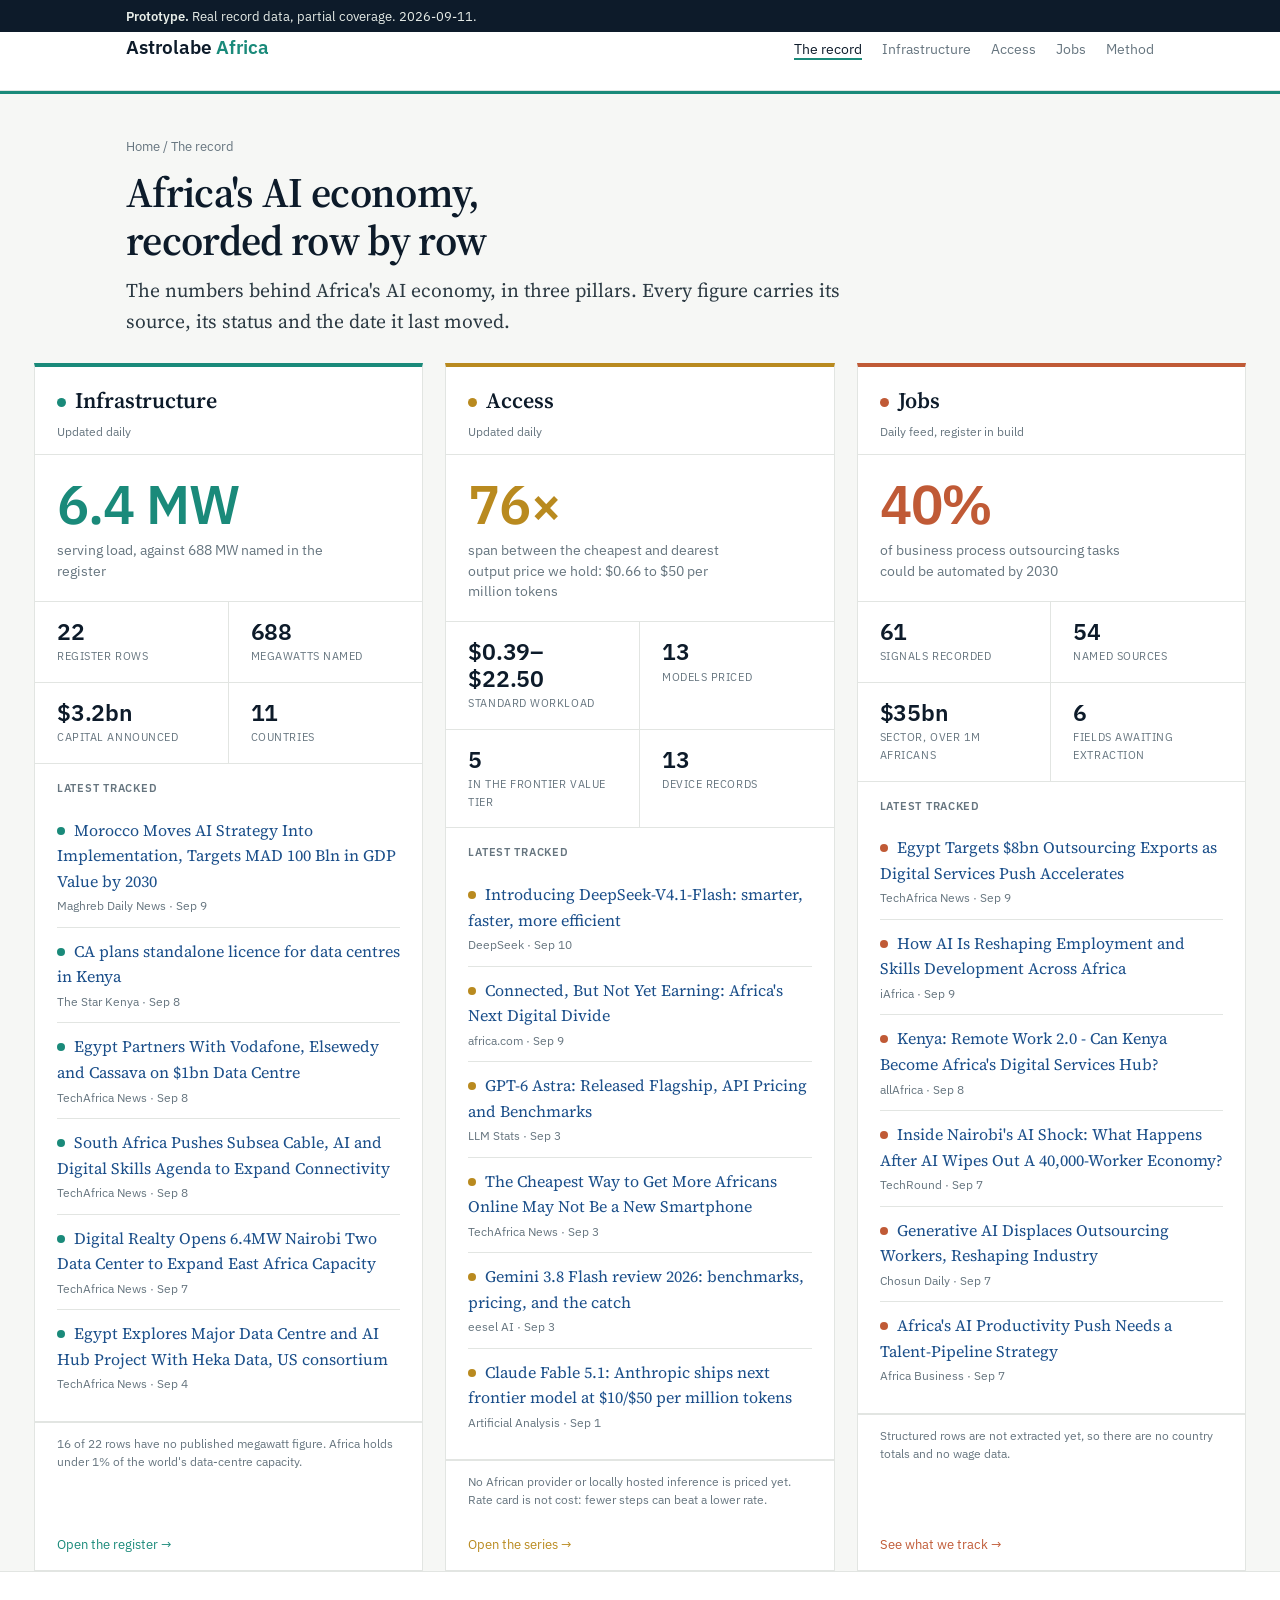
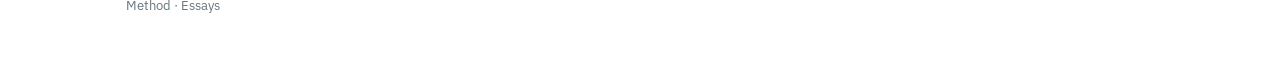
<file: index.html>
<!DOCTYPE html>
<html lang="en">
<head>
<meta charset="utf-8">
<meta name="viewport" content="width=device-width, initial-scale=1">
<title>The record — Africa&#x27;s AI economy, measured</title>
<link rel="preconnect" href="https://fonts.googleapis.com">
<link rel="preconnect" href="https://fonts.gstatic.com" crossorigin>
<link href="https://fonts.googleapis.com/css2?family=Source+Serif+4:opsz,wght@8..60,400;8..60,600&family=IBM+Plex+Sans:wght@400;500;600&display=swap" rel="stylesheet">
<link rel="stylesheet" href="css/style.css">
</head>
<body class="wide">
<div class="flag"><div class="wrap"><b>Prototype.</b> Real record data, partial coverage. 2026-09-11.</div></div>
<header class="masthead"><div class="wrap">
  <a class="mark" href="index.html">Astrolabe <span>Africa</span></a>
  <nav class="nav"><a class="here" href="index.html">The record</a><a href="infrastructure.html">Infrastructure</a><a href="access.html">Access</a><a href="jobs.html">Jobs</a><a href="method.html">Method</a></nav>
</div></header>
<div class="accent-rule"></div>
<header class="title"><div class="wrap">
  <div class="crumb"><a href="index.html">Home</a> / The record</div>
  <h1>Africa&#x27;s AI economy, recorded row by row</h1>
  <p class="standfirst">The numbers behind Africa's AI economy, in three pillars. Every figure carries its source, its status and the date it last moved.</p>
</div></header>
<div class="wrap wide-layout">
    <div class="cols3">
  <div class="col b-infra">
    <div class="col-head">
      <h2><span class="chip"></span>Infrastructure</h2>
      <div class="cad">Updated daily</div>
    </div>
    <div class="col-hero">
      <b>6.4 MW</b>
      <span>serving load, against 688 MW named in the register</span>
    </div>
    <div class="numgrid"><div><b>22</b><span>register rows</span></div><div><b>688</b><span>megawatts named</span></div><div><b>$3.2bn</b><span>capital announced</span></div><div><b>11</b><span>countries</span></div></div>
    <div class="col-feed">
      <h3>Latest tracked</h3>
      <ul class="feed"><li><span class="dot dot-infra"></span><a href="https://www.maghrebdailynews.com/15755-morocco-moves-ai-strategy-into-implementation-targets-mad-100-bln-in-gdp-value-by-2030.html" target="_blank" rel="noopener">Morocco Moves AI Strategy Into Implementation, Targets MAD 100 Bln in GDP Value by 2030</a><span class="meta">Maghreb Daily News &middot; Sep 9</span></li><li><span class="dot dot-infra"></span><a href="https://www.the-star.co.ke/sasa/technology/2026-09-08-ca-plans-standalone-licence-for-data-centres-in-kenya" target="_blank" rel="noopener">CA plans standalone licence for data centres in Kenya</a><span class="meta">The Star Kenya &middot; Sep 8</span></li><li><span class="dot dot-infra"></span><a href="https://techafricanews.com/2026/09/08/egypt-vodafone-elsewedy-cassava-1bn-data-centre/" target="_blank" rel="noopener">Egypt Partners With Vodafone, Elsewedy and Cassava on $1bn Data Centre</a><span class="meta">TechAfrica News &middot; Sep 8</span></li><li><span class="dot dot-infra"></span><a href="https://techafricanews.com/2026/09/08/south-africa-subsea-cable-ai-digital-skills-connectivity/" target="_blank" rel="noopener">South Africa Pushes Subsea Cable, AI and Digital Skills Agenda to Expand Connectivity</a><span class="meta">TechAfrica News &middot; Sep 8</span></li><li><span class="dot dot-infra"></span><a href="https://techafricanews.com/2026/09/07/digital-realty-opens-6-4mw-nairobi-two-data-center-east-africa/" target="_blank" rel="noopener">Digital Realty Opens 6.4MW Nairobi Two Data Center to Expand East Africa Capacity</a><span class="meta">TechAfrica News &middot; Sep 7</span></li><li><span class="dot dot-infra"></span><a href="https://techafricanews.com/2026/09/04/egypt-explores-major-data-centre-ai-hub-project-heka-data-us-consortium/" target="_blank" rel="noopener">Egypt Explores Major Data Centre and AI Hub Project With Heka Data, US consortium</a><span class="meta">TechAfrica News &middot; Sep 4</span></li></ul>
    </div>
    <div class="col-gap">16 of 22 rows have no published megawatt figure. Africa holds under 1% of the world's data-centre capacity.</div>
    <a class="col-go" href="infrastructure.html">Open the register &rarr;</a>
  </div>
  <div class="col b-access">
    <div class="col-head">
      <h2><span class="chip"></span>Access</h2>
      <div class="cad">Updated daily</div>
    </div>
    <div class="col-hero">
      <b>76&times;</b>
      <span>span between the cheapest and dearest output price we hold: $0.66 to $50 per million tokens</span>
    </div>
    <div class="numgrid"><div><b>$0.39&ndash;$22.50</b><span>standard workload</span></div><div><b>13</b><span>models priced</span></div><div><b>5</b><span>in the frontier value tier</span></div><div><b>13</b><span>device records</span></div></div>
    <div class="col-feed">
      <h3>Latest tracked</h3>
      <ul class="feed"><li><span class="dot dot-access"></span><a href="https://www.deepseek.com/en/news/deepseek-v4-1-flash/" target="_blank" rel="noopener">Introducing DeepSeek-V4.1-Flash: smarter, faster, more efficient</a><span class="meta">DeepSeek &middot; Sep 10</span></li><li><span class="dot dot-access"></span><a href="https://www.africa.com/business/connected-but-not-yet-earning-africas-next-digital-divide" target="_blank" rel="noopener">Connected, But Not Yet Earning: Africa&#x27;s Next Digital Divide</a><span class="meta">africa.com &middot; Sep 9</span></li><li><span class="dot dot-access"></span><a href="https://llm-stats.com/blog/research/gpt-6-astra-launch" target="_blank" rel="noopener">GPT-6 Astra: Released Flagship, API Pricing and Benchmarks</a><span class="meta">LLM Stats &middot; Sep 3</span></li><li><span class="dot dot-access"></span><a href="https://techafricanews.com/2026/09/03/the-cheapest-way-to-get-more-africans-online-may-not-be-a-new-smartphone/" target="_blank" rel="noopener">The Cheapest Way to Get More Africans Online May Not Be a New Smartphone</a><span class="meta">TechAfrica News &middot; Sep 3</span></li><li><span class="dot dot-access"></span><a href="https://www.eesel.ai/blog/gemini-3-8-flash" target="_blank" rel="noopener">Gemini 3.8 Flash review 2026: benchmarks, pricing, and the catch</a><span class="meta">eesel AI &middot; Sep 3</span></li><li><span class="dot dot-access"></span><a href="https://artificialanalysis.ai/models/claude-fable-5-1" target="_blank" rel="noopener">Claude Fable 5.1: Anthropic ships next frontier model at $10/$50 per million tokens</a><span class="meta">Artificial Analysis &middot; Sep 1</span></li></ul>
    </div>
    <div class="col-gap">No African provider or locally hosted inference is priced yet. Rate card is not cost: fewer steps can beat a lower rate.</div>
    <a class="col-go" href="access.html">Open the series &rarr;</a>
  </div>
  <div class="col b-jobs">
    <div class="col-head">
      <h2><span class="chip"></span>Jobs</h2>
      <div class="cad">Daily feed, register in build</div>
    </div>
    <div class="col-hero">
      <b>40%</b>
      <span>of business process outsourcing tasks could be automated by 2030</span>
    </div>
    <div class="numgrid"><div><b>61</b><span>signals recorded</span></div><div><b>54</b><span>named sources</span></div><div><b>$35bn</b><span>sector, over 1m Africans</span></div><div><b>6</b><span>fields awaiting extraction</span></div></div>
    <div class="col-feed">
      <h3>Latest tracked</h3>
      <ul class="feed"><li><span class="dot dot-jobs"></span><a href="https://techafricanews.com/2026/09/09/egypt-8bn-outsourcing-exports-digital-services/" target="_blank" rel="noopener">Egypt Targets $8bn Outsourcing Exports as Digital Services Push Accelerates</a><span class="meta">TechAfrica News &middot; Sep 9</span></li><li><span class="dot dot-jobs"></span><a href="https://iafrica.com/how-ai-is-reshaping-employment-and-skills-development-across-africa/" target="_blank" rel="noopener">How AI Is Reshaping Employment and Skills Development Across Africa</a><span class="meta">iAfrica &middot; Sep 9</span></li><li><span class="dot dot-jobs"></span><a href="https://allafrica.com/stories/202609080096.html" target="_blank" rel="noopener">Kenya: Remote Work 2.0 - Can Kenya Become Africa&#x27;s Digital Services Hub?</a><span class="meta">allAfrica &middot; Sep 8</span></li><li><span class="dot dot-jobs"></span><a href="https://techround.co.uk/artificial-intelligence/inside-nairobis-ai-shock-what-happens-after-ai-wipes-out-a-40000-worker-economy/" target="_blank" rel="noopener">Inside Nairobi&#x27;s AI Shock: What Happens After AI Wipes Out A 40,000-Worker Economy?</a><span class="meta">TechRound &middot; Sep 7</span></li><li><span class="dot dot-jobs"></span><a href="https://www.chosun.com/english/industry-en/2026/09/07/D6YS5J6V3FELVDTYW2AFHREAFI/" target="_blank" rel="noopener">Generative AI Displaces Outsourcing Workers, Reshaping Industry</a><span class="meta">Chosun Daily &middot; Sep 7</span></li><li><span class="dot dot-jobs"></span><a href="https://africabusiness.com/2026/09/07/africa-ai-productivity-talent-pipeline-strategy/" target="_blank" rel="noopener">Africa&#x27;s AI Productivity Push Needs a Talent-Pipeline Strategy</a><span class="meta">Africa Business &middot; Sep 7</span></li></ul>
    </div>
    <div class="col-gap">Structured rows are not extracted yet, so there are no country totals and no wage data.</div>
    <a class="col-go" href="jobs.html">See what we track &rarr;</a>
  </div></div></div>
<footer><div class="wrap">
  <a href="method.html">Method</a> &middot; <a href="analysis.html">Essays</a>
</div></footer>
</body>
</html>
</file>
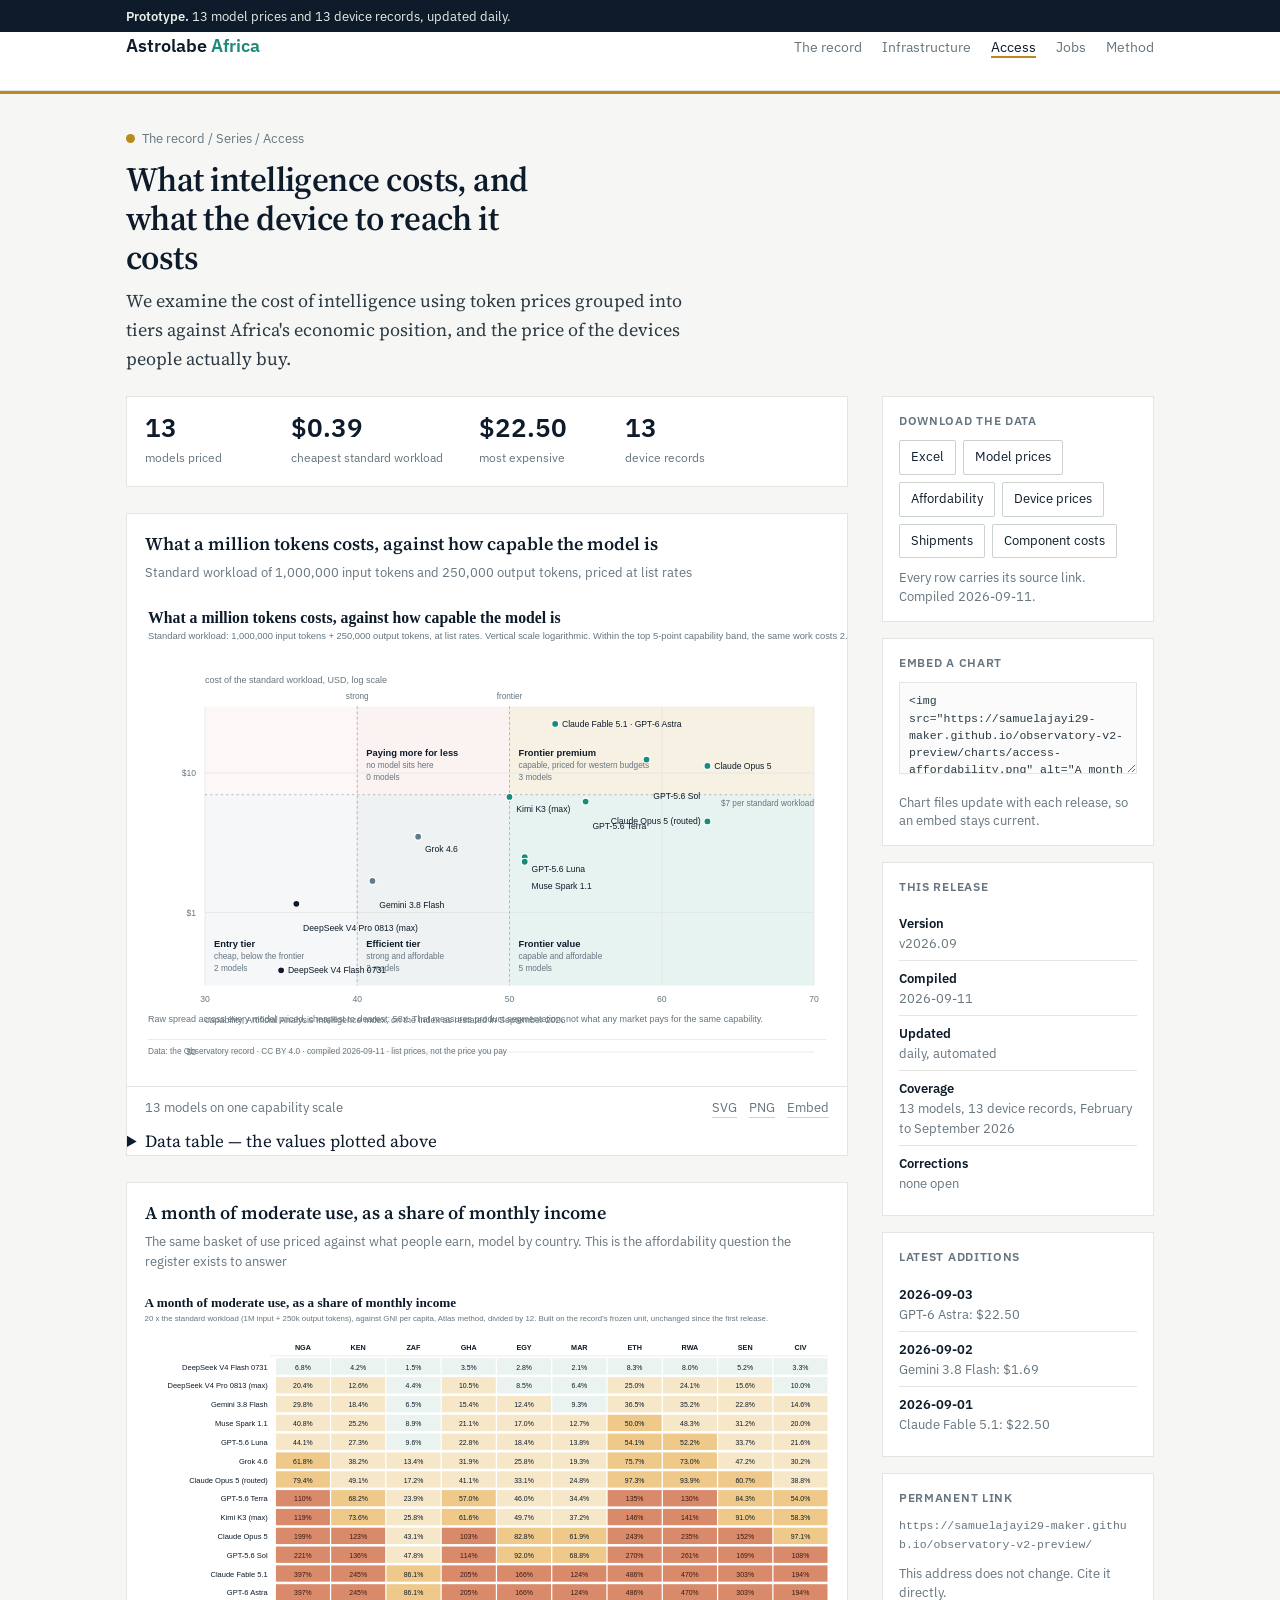
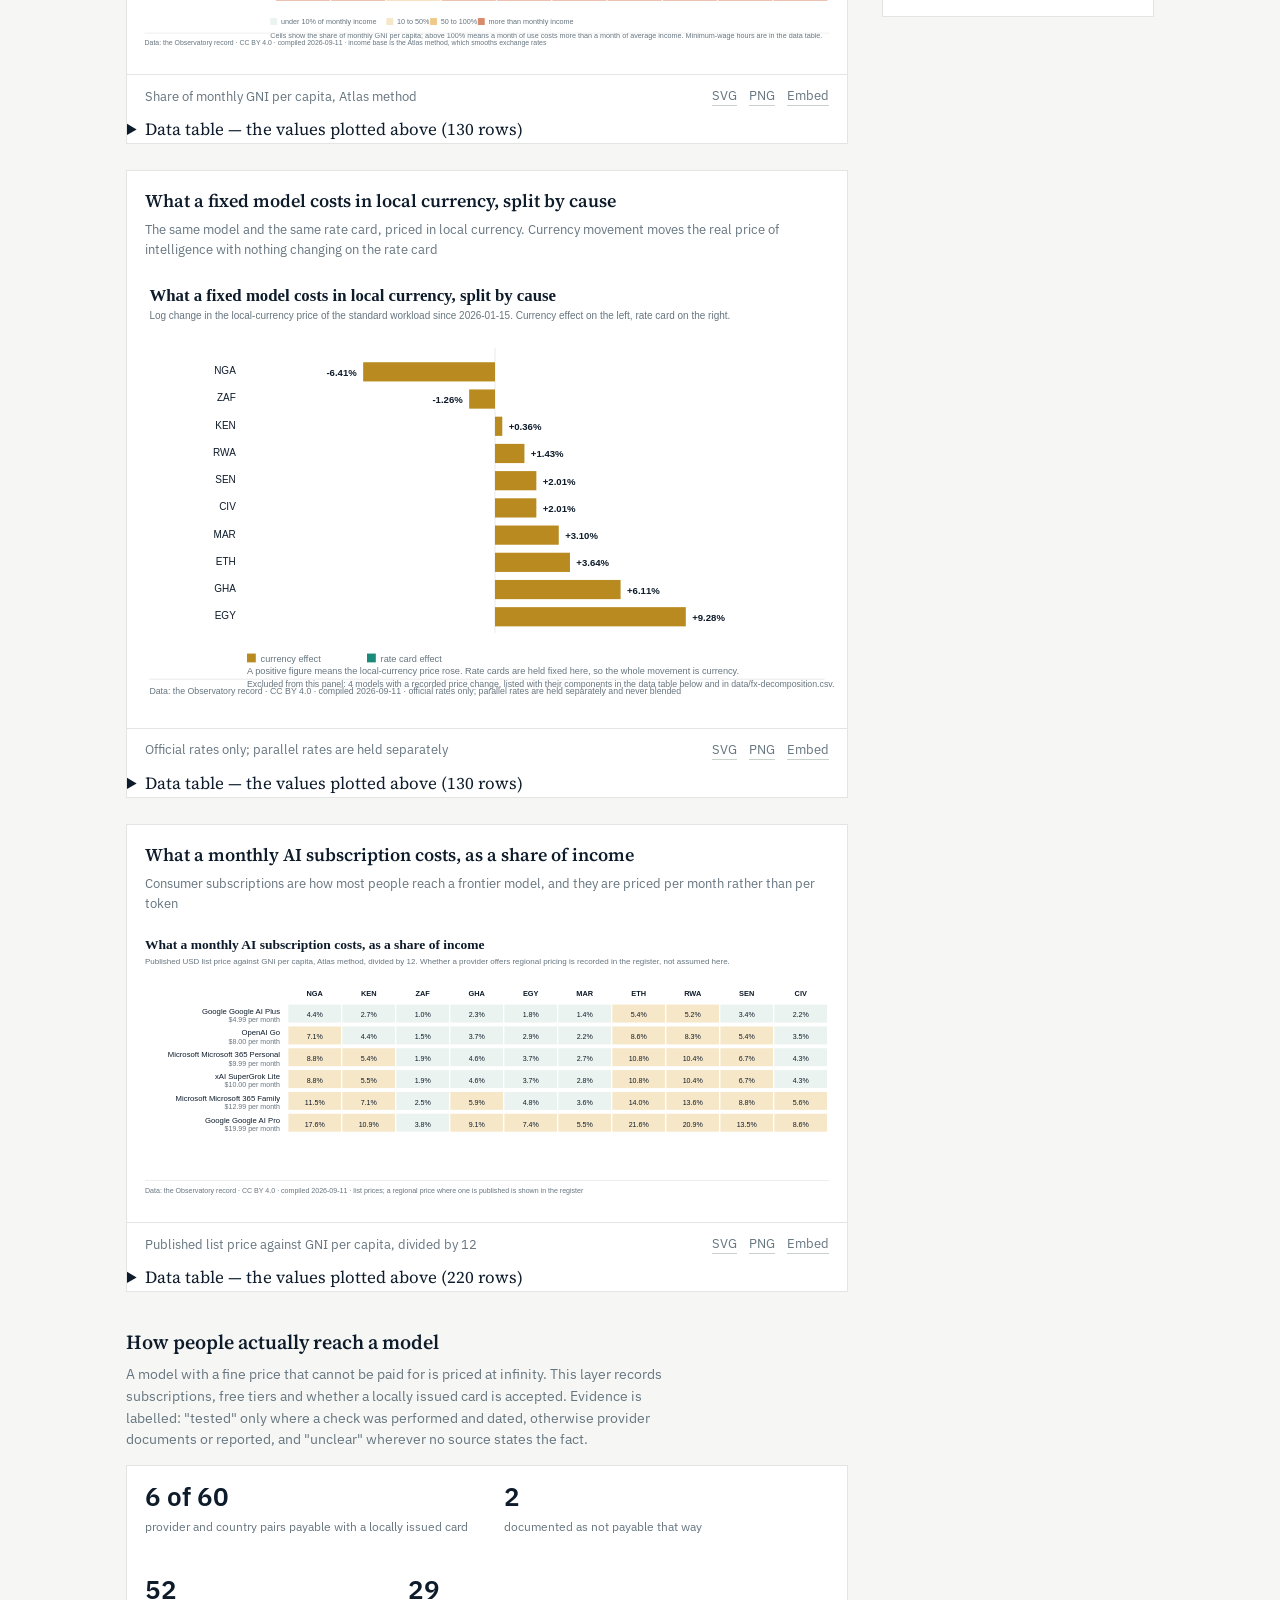
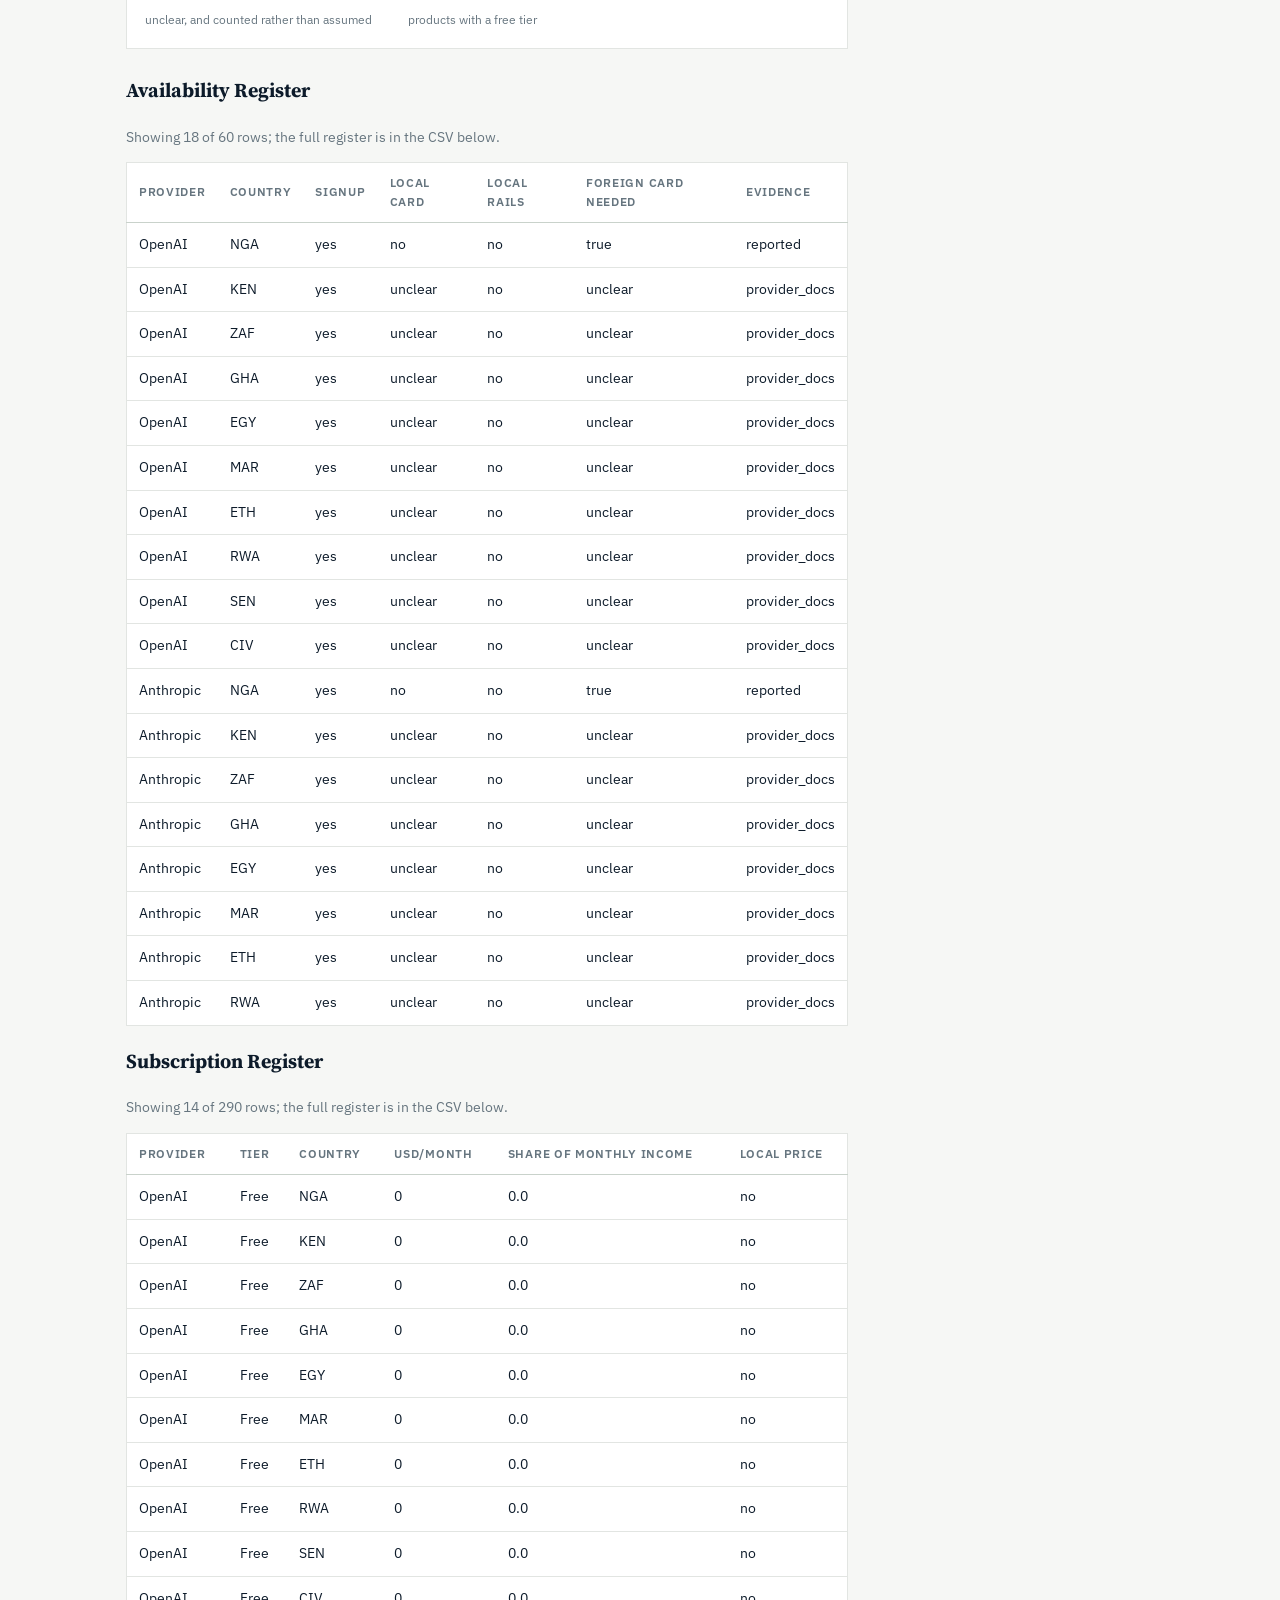
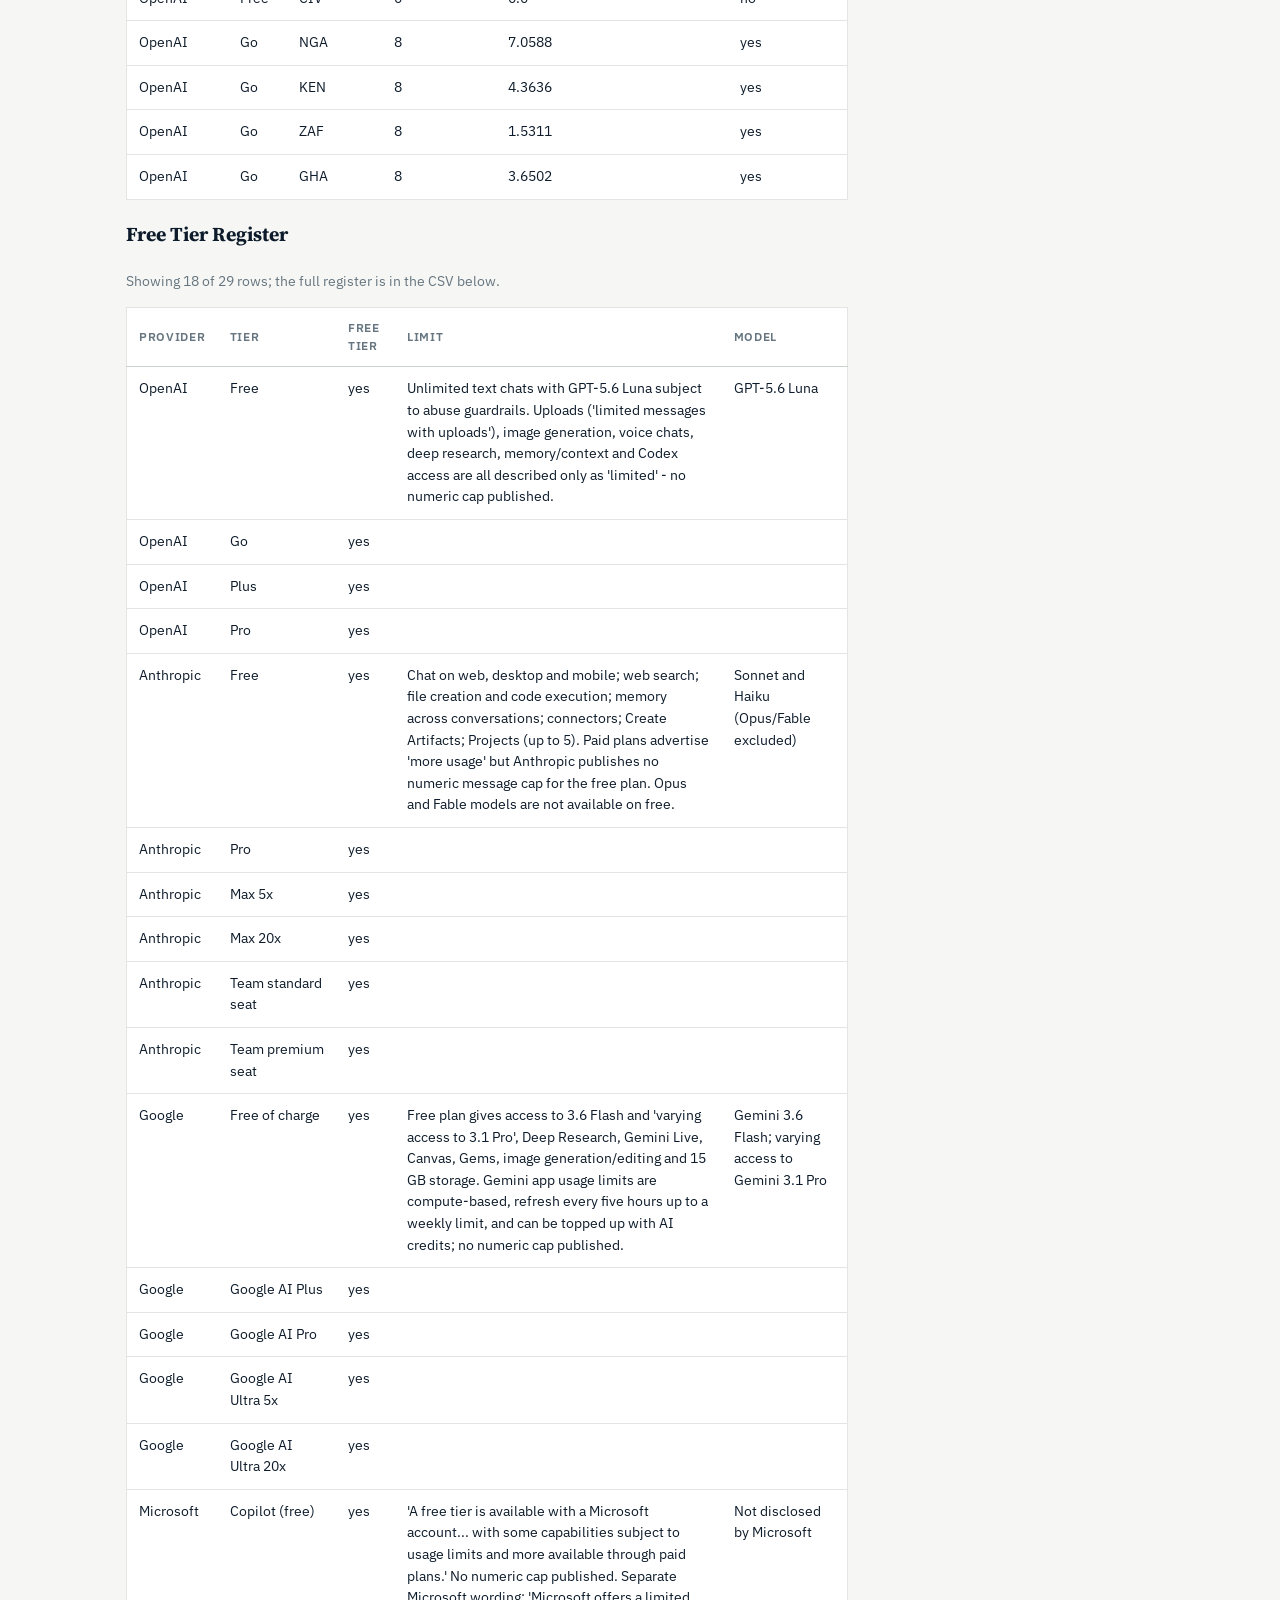
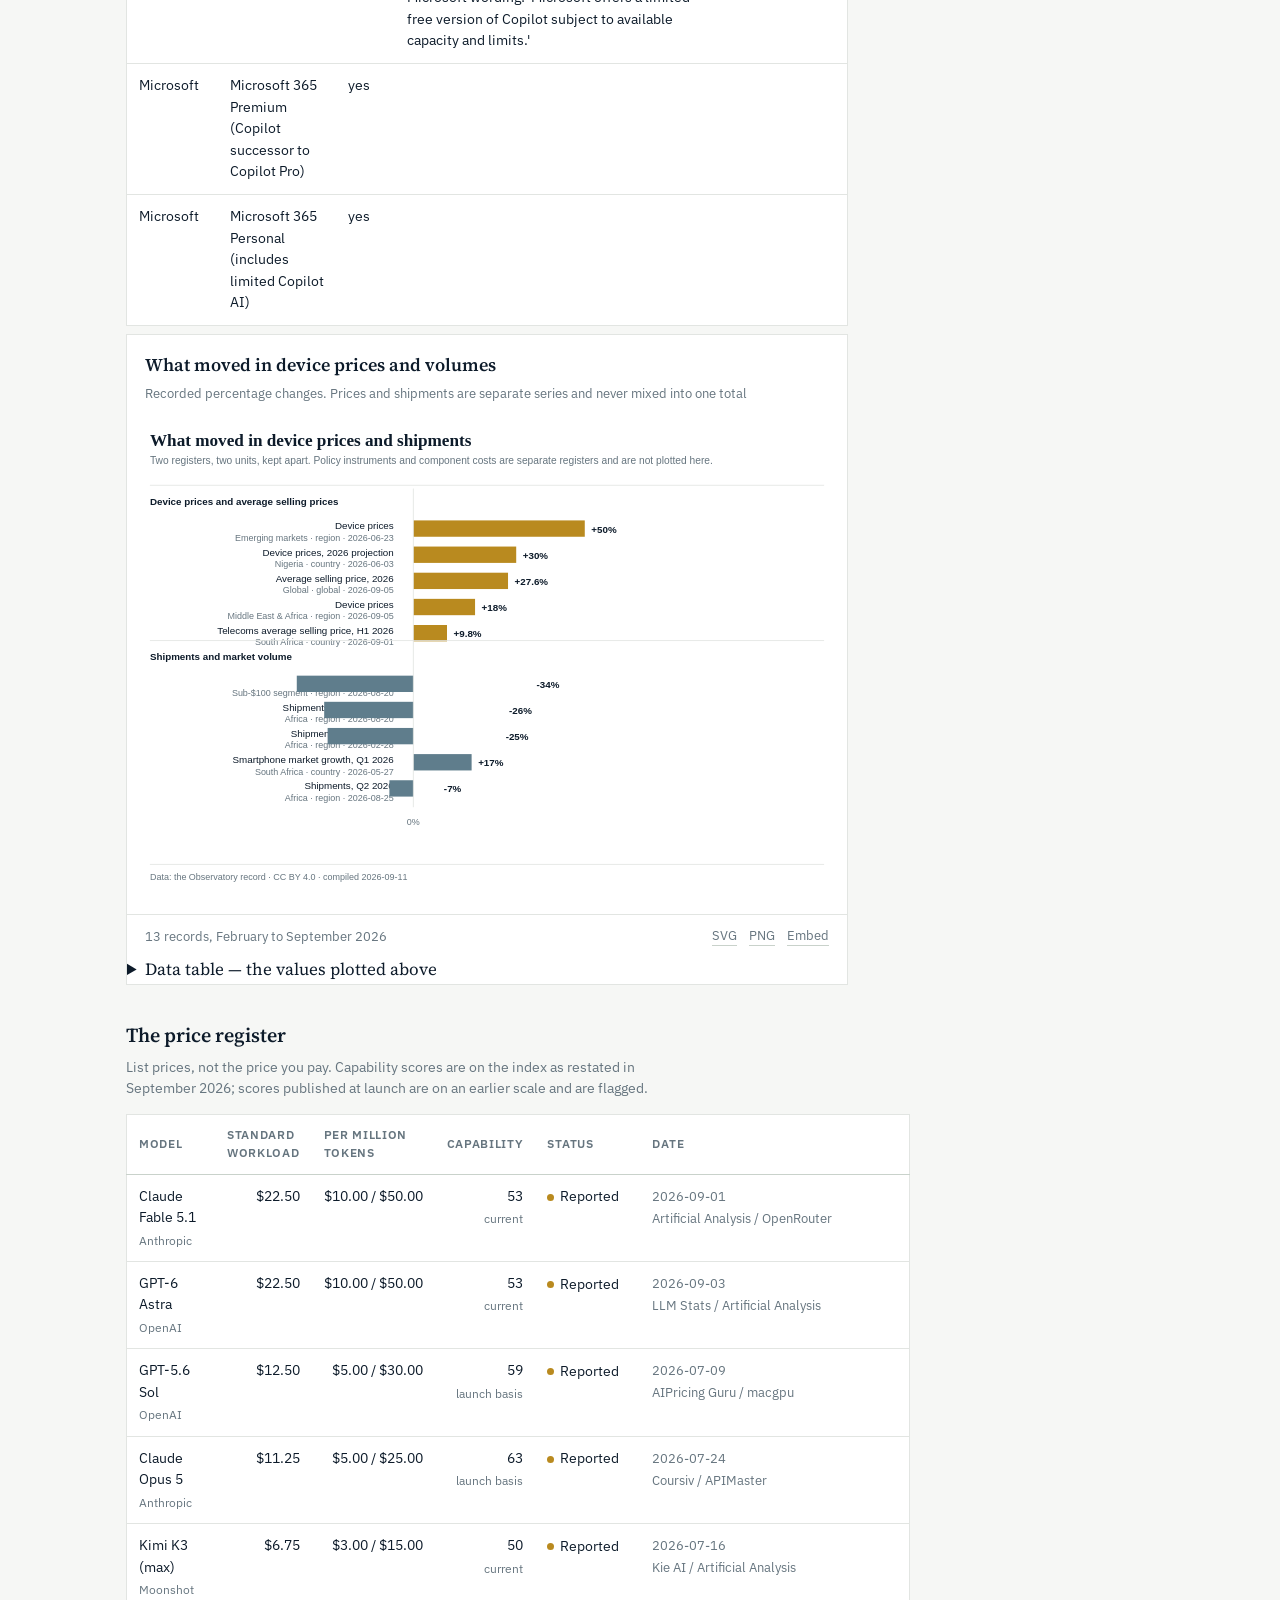
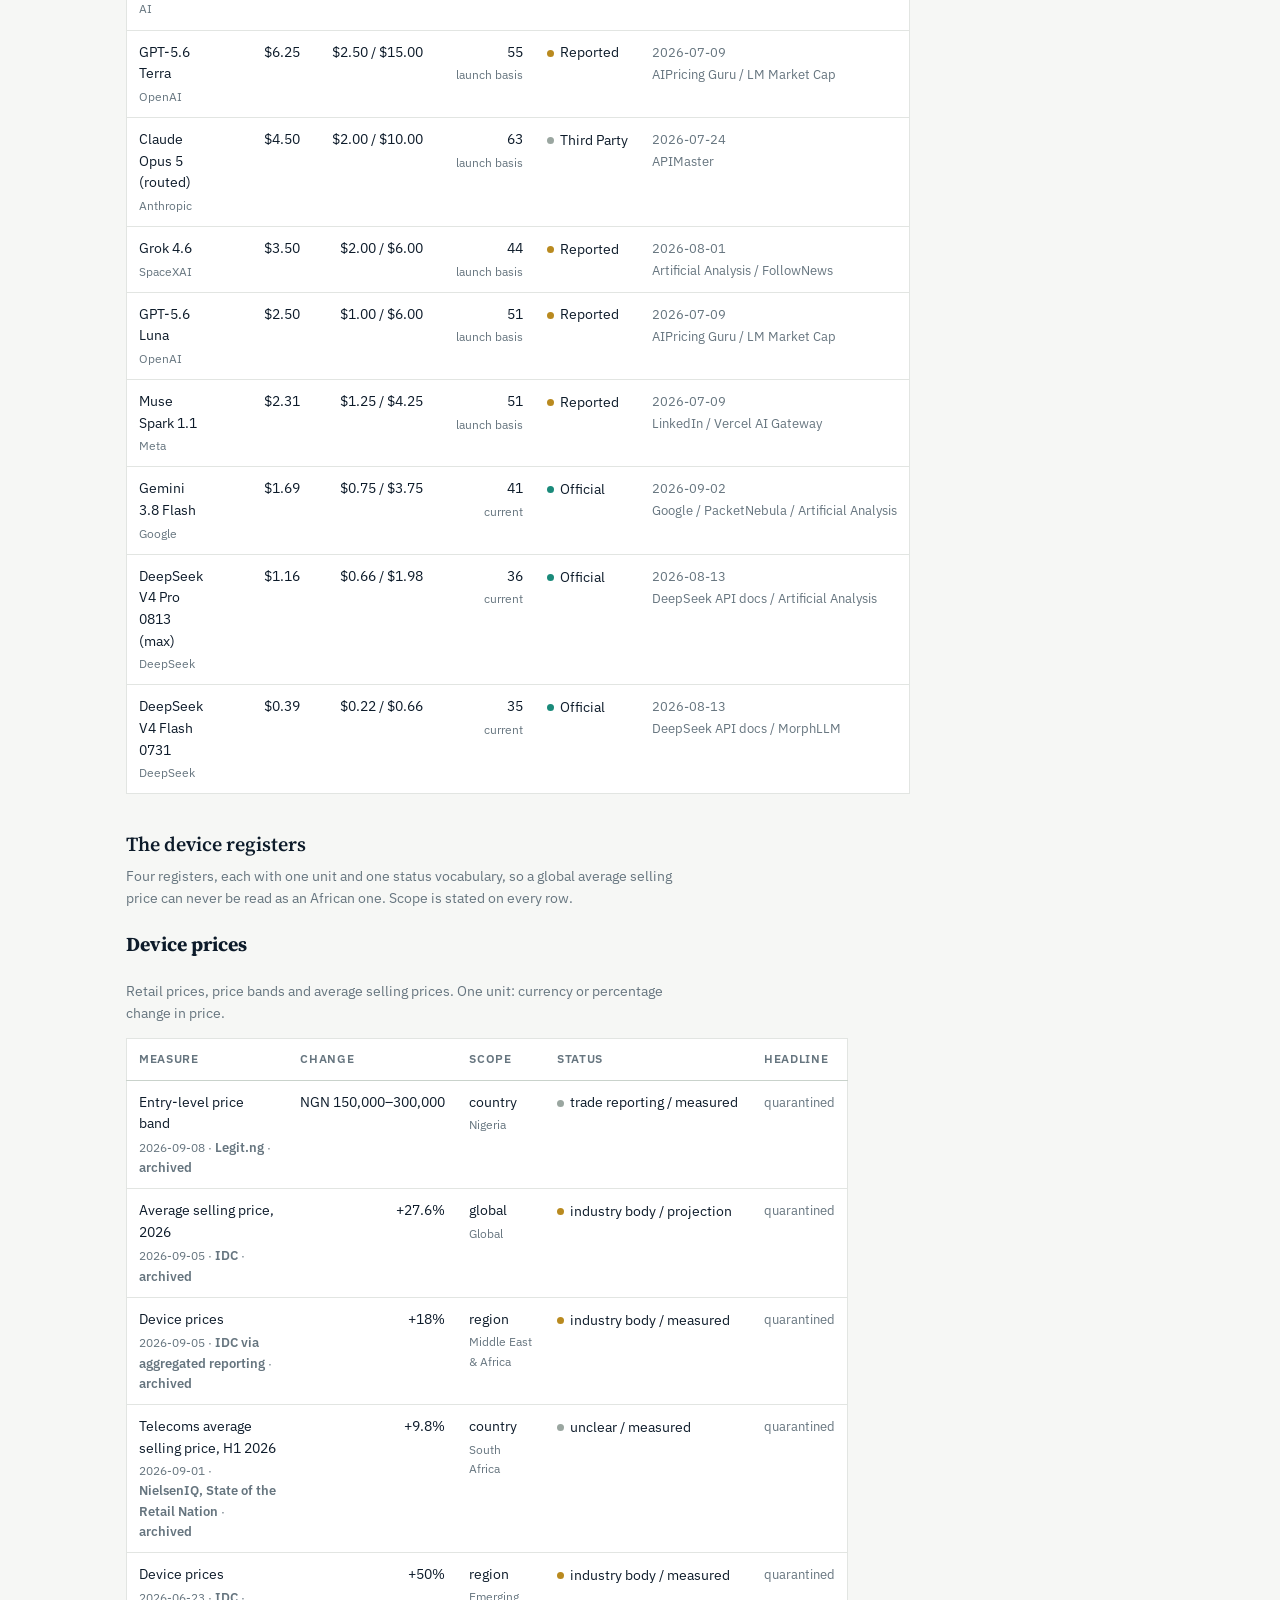
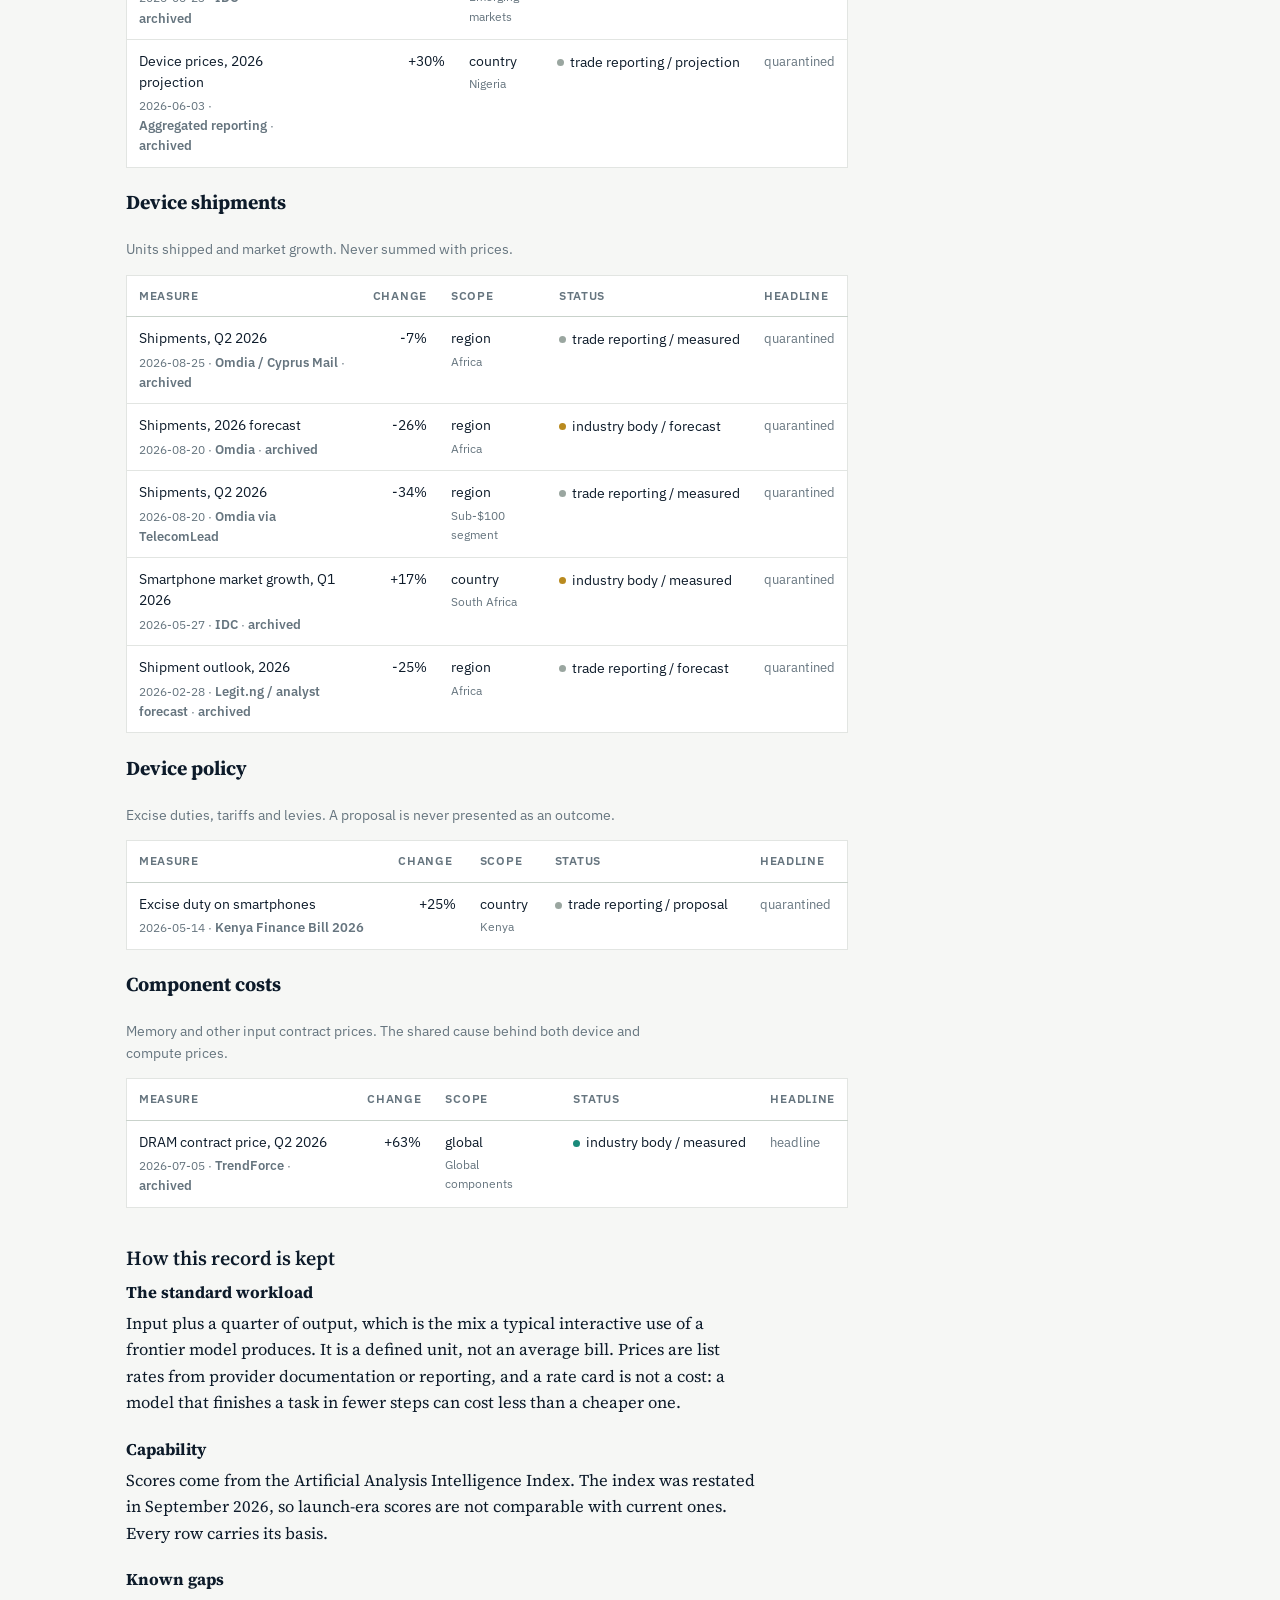
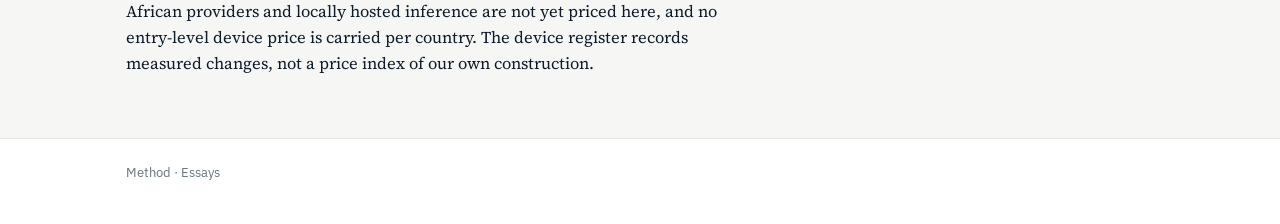
<file: access.html>
<!DOCTYPE html>
<html lang="en">
<head>
<meta charset="utf-8">
<meta name="viewport" content="width=device-width, initial-scale=1">
<title>Access — what AI costs in Africa</title>
<link rel="preconnect" href="https://fonts.googleapis.com">
<link rel="preconnect" href="https://fonts.gstatic.com" crossorigin>
<link href="https://fonts.googleapis.com/css2?family=Source+Serif+4:opsz,wght@8..60,400;8..60,600&family=IBM+Plex+Sans:wght@400;500;600&display=swap" rel="stylesheet">
<link rel="stylesheet" href="css/style.css">
</head>
<body class="dim-access">
<div class="flag"><div class="wrap"><b>Prototype.</b> 13 model prices and 13 device records, updated daily.</div></div>
<header class="masthead"><div class="wrap">
  <a class="mark" href="index.html">Astrolabe <span>Africa</span></a>
  <nav class="nav"><a href="index.html">The record</a><a href="infrastructure.html">Infrastructure</a><a class="here" href="access.html">Access</a><a href="jobs.html">Jobs</a><a href="method.html">Method</a></nav>
</div></header>
<div class="accent-rule"></div>
<header class="title"><div class="wrap">
  <div class="crumb"><span class="chip"></span><a href="index.html">The record</a> / Series / Access</div>
  <h1>What intelligence costs, and what the device to reach it costs</h1>
  <p class="standfirst">We examine the cost of intelligence using token prices grouped into tiers against Africa's economic position, and the price of the devices people actually buy.</p>
</div></header>
<div class="wrap layout">
  <div><div class="readout">
      <div><b>13</b><small>models priced</small></div>
      <div><b>$0.39</b><small>cheapest standard workload</small></div>
      <div><b>$22.50</b><small>most expensive</small></div>
      <div><b>13</b><small>device records</small></div>
    </div>
    
    <div class="frame">
      <div class="frame-head">
        <h2>What a million tokens costs, against how capable the model is</h2>
        <p>Standard workload of 1,000,000 input tokens and 250,000 output tokens, priced at list rates</p>
      </div>
      <a href="https://samuelajayi29-maker.github.io/observatory-v2-preview/charts/access-capability-vs-cost.svg"><img src="charts/access-capability-vs-cost.svg" alt="Models plotted by capability against the cost of a standard workload. Within the top 5-point capability band the same work costs 2.8 times more on the dearest model than the cheapest; across all 13 models the raw spread is 58 times, which reflects product segmentation rather than market access."></a>
      <div class="frame-foot">
        <span>13 models on one capability scale</span>
        <span class="dl">
          <a href="https://samuelajayi29-maker.github.io/observatory-v2-preview/charts/access-capability-vs-cost.svg" download>SVG</a>
          <a href="https://samuelajayi29-maker.github.io/observatory-v2-preview/charts/access-capability-vs-cost.png" download>PNG</a>
          <a href="#embed">Embed</a>
        </span>
      </div>
      <details class="datatable"><summary>Data table &mdash; the values plotted above</summary><table class="register"><thead><tr><th>Model</th><th>Capability (index)</th><th>Cost of standard workload, USD</th><th>Capability basis</th></tr></thead><tbody><tr><td>Claude Opus 5 (routed)</td><td>63</td><td>$4.50</td><td>launch</td></tr><tr><td>Claude Opus 5</td><td>63</td><td>$11.25</td><td>launch</td></tr><tr><td>GPT-5.6 Sol</td><td>59</td><td>$12.50</td><td>launch</td></tr><tr><td>GPT-5.6 Terra</td><td>55</td><td>$6.25</td><td>launch</td></tr><tr><td>Claude Fable 5.1, GPT-6 Astra</td><td>53</td><td>$22.50</td><td>current</td></tr><tr><td>Muse Spark 1.1</td><td>51</td><td>$2.31</td><td>launch</td></tr><tr><td>GPT-5.6 Luna</td><td>51</td><td>$2.50</td><td>launch</td></tr><tr><td>Kimi K3 (max)</td><td>50</td><td>$6.75</td><td>current</td></tr><tr><td>Grok 4.6</td><td>44</td><td>$3.50</td><td>current-derived</td></tr><tr><td>Gemini 3.8 Flash</td><td>41</td><td>$1.69</td><td>current</td></tr><tr><td>DeepSeek V4 Pro 0813 (max)</td><td>36</td><td>$1.16</td><td>current</td></tr><tr><td>DeepSeek V4 Flash 0731</td><td>35</td><td>$0.39</td><td>current</td></tr></tbody></table></details>
    </div>
    
    <div class="frame">
      <div class="frame-head">
        <h2>A month of moderate use, as a share of monthly income</h2>
        <p>The same basket of use priced against what people earn, model by country. This is the affordability question the register exists to answer</p>
      </div>
      <a href="https://samuelajayi29-maker.github.io/observatory-v2-preview/charts/access-affordability.svg"><img src="charts/access-affordability.svg" alt="A grid of 13 models against 10 countries showing what a month of moderate use costs as a share of monthly income. The cheapest model on the grid costs 4.6% of monthly income and the dearest 268%, so affordability turns on which model a user picks, not only on where they live. Across the countries with a statutory minimum wage, a month of moderate use costs between 4 and 1,899 hours of minimum-wage work."></a>
      <div class="frame-foot">
        <span>Share of monthly GNI per capita, Atlas method</span>
        <span class="dl">
          <a href="https://samuelajayi29-maker.github.io/observatory-v2-preview/charts/access-affordability.svg" download>SVG</a>
          <a href="https://samuelajayi29-maker.github.io/observatory-v2-preview/charts/access-affordability.png" download>PNG</a>
          <a href="#embed">Embed</a>
        </span>
      </div>
      <details class="datatable"><summary>Data table &mdash; the values plotted above (130 rows)</summary><table class="register"><thead><tr><th>Model</th><th>Country</th><th>Basket share of monthly income</th><th>Single workload share</th><th>Basket in minimum-wage hours</th><th>Single workload in hours</th><th>Currency</th><th>Workload cost USD</th><th>Monthly GNI per capita USD</th><th>Formula version</th><th>Held back by</th></tr></thead><tbody><tr><td>Claude Fable 5.1</td><td>CIV</td><td>194.24%</td><td>9.71%</td><td>595.2</td><td>29.76</td><td>XOF</td><td>22.5000</td><td>231.67</td><td>A-1.0</td><td>minimum-wage source is industry_body</td></tr><tr><td>Claude Fable 5.1</td><td>EGY</td><td>165.64%</td><td>8.28%</td><td>693.6</td><td>34.68</td><td>EGP</td><td>22.5000</td><td>271.67</td><td>A-1.0</td><td>headline eligible</td></tr><tr><td>Claude Fable 5.1</td><td>ETH</td><td>486.49%</td><td>24.32%</td><td></td><td></td><td></td><td>22.5000</td><td>92.50</td><td>A-1.0</td><td>no statutory minimum wage</td></tr><tr><td>Claude Fable 5.1</td><td>GHA</td><td>205.32%</td><td>10.27%</td><td>1,899.3</td><td>94.96</td><td>GHS</td><td>22.5000</td><td>219.17</td><td>A-1.0</td><td>minimum-wage source is trade_reporting</td></tr><tr><td>Claude Fable 5.1</td><td>KEN</td><td>245.45%</td><td>12.27%</td><td>629.6</td><td>31.48</td><td>KES</td><td>22.5000</td><td>183.33</td><td>A-1.0</td><td>headline eligible</td></tr><tr><td>Claude Fable 5.1</td><td>MAR</td><td>123.85%</td><td>6.19%</td><td>238.9</td><td>11.94</td><td>MAD</td><td>22.5000</td><td>363.33</td><td>A-1.0</td><td>headline eligible</td></tr><tr><td>Claude Fable 5.1</td><td>NGA</td><td>397.06%</td><td>19.85%</td><td>1,482.5</td><td>74.13</td><td>NGN</td><td>22.5000</td><td>113.33</td><td>A-1.0</td><td>minimum-wage source is industry_body</td></tr><tr><td>Claude Fable 5.1</td><td>RWA</td><td>469.57%</td><td>23.48%</td><td></td><td></td><td></td><td>22.5000</td><td>95.83</td><td>A-1.0</td><td>no statutory minimum wage</td></tr><tr><td>Claude Fable 5.1</td><td>SEN</td><td>303.37%</td><td>15.17%</td><td>695.2</td><td>34.76</td><td>XOF</td><td>22.5000</td><td>148.33</td><td>A-1.0</td><td>minimum-wage source is trade_reporting</td></tr><tr><td>Claude Fable 5.1</td><td>ZAF</td><td>86.12%</td><td>4.31%</td><td>241.2</td><td>12.06</td><td>ZAR</td><td>22.5000</td><td>522.50</td><td>A-1.0</td><td>headline eligible</td></tr><tr><td>Claude Opus 5</td><td>CIV</td><td>97.12%</td><td>4.86%</td><td>297.6</td><td>14.88</td><td>XOF</td><td>11.2500</td><td>231.67</td><td>A-1.0</td><td>model price row is trade_reporting</td></tr><tr><td>Claude Opus 5</td><td>EGY</td><td>82.82%</td><td>4.14%</td><td>346.8</td><td>17.34</td><td>EGP</td><td>11.2500</td><td>271.67</td><td>A-1.0</td><td>model price row is trade_reporting</td></tr><tr><td>Claude Opus 5</td><td>ETH</td><td>243.24%</td><td>12.16%</td><td></td><td></td><td></td><td>11.2500</td><td>92.50</td><td>A-1.0</td><td>model price row is trade_reporting</td></tr><tr><td>Claude Opus 5</td><td>GHA</td><td>102.66%</td><td>5.13%</td><td>949.6</td><td>47.48</td><td>GHS</td><td>11.2500</td><td>219.17</td><td>A-1.0</td><td>model price row is trade_reporting</td></tr><tr><td>Claude Opus 5</td><td>KEN</td><td>122.73%</td><td>6.14%</td><td>314.8</td><td>15.74</td><td>KES</td><td>11.2500</td><td>183.33</td><td>A-1.0</td><td>model price row is trade_reporting</td></tr><tr><td>Claude Opus 5</td><td>MAR</td><td>61.93%</td><td>3.10%</td><td>119.4</td><td>5.97</td><td>MAD</td><td>11.2500</td><td>363.33</td><td>A-1.0</td><td>model price row is trade_reporting</td></tr><tr><td>Claude Opus 5</td><td>NGA</td><td>198.53%</td><td>9.93%</td><td>741.3</td><td>37.06</td><td>NGN</td><td>11.2500</td><td>113.33</td><td>A-1.0</td><td>model price row is trade_reporting</td></tr><tr><td>Claude Opus 5</td><td>RWA</td><td>234.78%</td><td>11.74%</td><td></td><td></td><td></td><td>11.2500</td><td>95.83</td><td>A-1.0</td><td>model price row is trade_reporting</td></tr><tr><td>Claude Opus 5</td><td>SEN</td><td>151.69%</td><td>7.58%</td><td>347.6</td><td>17.38</td><td>XOF</td><td>11.2500</td><td>148.33</td><td>A-1.0</td><td>model price row is trade_reporting</td></tr><tr><td>Claude Opus 5</td><td>ZAF</td><td>43.06%</td><td>2.15%</td><td>120.6</td><td>6.03</td><td>ZAR</td><td>11.2500</td><td>522.50</td><td>A-1.0</td><td>model price row is trade_reporting</td></tr><tr><td>Claude Opus 5 (routed)</td><td>CIV</td><td>38.85%</td><td>1.94%</td><td>119.0</td><td>5.95</td><td>XOF</td><td>4.5000</td><td>231.67</td><td>A-1.0</td><td>model price row is trade_reporting</td></tr><tr><td>Claude Opus 5 (routed)</td><td>EGY</td><td>33.13%</td><td>1.66%</td><td>138.7</td><td>6.94</td><td>EGP</td><td>4.5000</td><td>271.67</td><td>A-1.0</td><td>model price row is trade_reporting</td></tr><tr><td>Claude Opus 5 (routed)</td><td>ETH</td><td>97.30%</td><td>4.86%</td><td></td><td></td><td></td><td>4.5000</td><td>92.50</td><td>A-1.0</td><td>model price row is trade_reporting</td></tr><tr><td>Claude Opus 5 (routed)</td><td>GHA</td><td>41.06%</td><td>2.05%</td><td>379.9</td><td>18.99</td><td>GHS</td><td>4.5000</td><td>219.17</td><td>A-1.0</td><td>model price row is trade_reporting</td></tr></tbody></table><p class="sec-note">Showing 24 of 130 rows. The full series is in the downloadable CSV.</p></details>
    </div>
    
    <div class="frame">
      <div class="frame-head">
        <h2>What a fixed model costs in local currency, split by cause</h2>
        <p>The same model and the same rate card, priced in local currency. Currency movement moves the real price of intelligence with nothing changing on the rate card</p>
      </div>
      <a href="https://samuelajayi29-maker.github.io/observatory-v2-preview/charts/access-fx-decomposition.svg"><img src="charts/access-fx-decomposition.svg" alt="Decomposition of the change in local-currency price of a fixed model since 2026-01-15. The currency effect runs from -6.41% in NGA to +9.28% in EGY, with no change on the rate card."></a>
      <div class="frame-foot">
        <span>Official rates only; parallel rates are held separately</span>
        <span class="dl">
          <a href="https://samuelajayi29-maker.github.io/observatory-v2-preview/charts/access-fx-decomposition.svg" download>SVG</a>
          <a href="https://samuelajayi29-maker.github.io/observatory-v2-preview/charts/access-fx-decomposition.png" download>PNG</a>
          <a href="#embed">Embed</a>
        </span>
      </div>
      <details class="datatable"><summary>Data table &mdash; the values plotted above (130 rows)</summary><table class="register"><thead><tr><th>Country</th><th>Currency</th><th>Model</th><th>Local index (base 100)</th><th>Currency effect</th><th>Rate card effect</th><th>Total</th><th>Rate type</th><th>Rate-card basis</th></tr></thead><tbody><tr><td>CIV</td><td>XOF</td><td>Claude Fable 5.1</td><td>102.03</td><td>+2.0100%</td><td>+0.0000%</td><td>+2.0100%</td><td>official</td><td>single observation, no change recorded</td></tr><tr><td>CIV</td><td>XOF</td><td>Claude Opus 5</td><td>102.03</td><td>+2.0100%</td><td>+0.0000%</td><td>+2.0100%</td><td>official</td><td>single observation, no change recorded</td></tr><tr><td>CIV</td><td>XOF</td><td>Claude Opus 5 (routed)</td><td>102.03</td><td>+2.0100%</td><td>+0.0000%</td><td>+2.0100%</td><td>official</td><td>single observation, no change recorded</td></tr><tr><td>CIV</td><td>XOF</td><td>DeepSeek V4 Flash 0731</td><td>102.03</td><td>+2.0100%</td><td>+0.0000%</td><td>+2.0100%</td><td>official</td><td>single observation, no change recorded</td></tr><tr><td>CIV</td><td>XOF</td><td>DeepSeek V4 Pro 0813 (max)</td><td>1,224.36</td><td>+2.0100%</td><td>+248.4907%</td><td>+250.5006%</td><td>official</td><td>recorded event</td></tr><tr><td>CIV</td><td>XOF</td><td>GPT-5.6 Luna</td><td>20.41</td><td>+2.0100%</td><td>-160.9438%</td><td>-158.9338%</td><td>official</td><td>recorded event</td></tr><tr><td>CIV</td><td>XOF</td><td>GPT-5.6 Sol</td><td>81.62</td><td>+2.0100%</td><td>-22.3144%</td><td>-20.3044%</td><td>official</td><td>recorded event</td></tr><tr><td>CIV</td><td>XOF</td><td>GPT-5.6 Terra</td><td>102.03</td><td>+2.0100%</td><td>+0.0000%</td><td>+2.0100%</td><td>official</td><td>single observation, no change recorded</td></tr><tr><td>CIV</td><td>XOF</td><td>GPT-6 Astra</td><td>102.03</td><td>+2.0100%</td><td>+0.0000%</td><td>+2.0100%</td><td>official</td><td>single observation, no change recorded</td></tr><tr><td>CIV</td><td>XOF</td><td>Gemini 3.8 Flash</td><td>204.06</td><td>+2.0100%</td><td>+69.3147%</td><td>+71.3247%</td><td>official</td><td>recorded event</td></tr><tr><td>CIV</td><td>XOF</td><td>Grok 4.6</td><td>102.03</td><td>+2.0100%</td><td>+0.0000%</td><td>+2.0100%</td><td>official</td><td>single observation, no change recorded</td></tr><tr><td>CIV</td><td>XOF</td><td>Kimi K3 (max)</td><td>102.03</td><td>+2.0100%</td><td>+0.0000%</td><td>+2.0100%</td><td>official</td><td>single observation, no change recorded</td></tr><tr><td>CIV</td><td>XOF</td><td>Muse Spark 1.1</td><td>102.03</td><td>+2.0100%</td><td>+0.0000%</td><td>+2.0100%</td><td>official</td><td>single observation, no change recorded</td></tr><tr><td>EGY</td><td>EGP</td><td>Claude Fable 5.1</td><td>109.72</td><td>+9.2758%</td><td>+0.0000%</td><td>+9.2758%</td><td>official</td><td>single observation, no change recorded</td></tr><tr><td>EGY</td><td>EGP</td><td>Claude Opus 5</td><td>109.72</td><td>+9.2758%</td><td>+0.0000%</td><td>+9.2758%</td><td>official</td><td>single observation, no change recorded</td></tr><tr><td>EGY</td><td>EGP</td><td>Claude Opus 5 (routed)</td><td>109.72</td><td>+9.2758%</td><td>+0.0000%</td><td>+9.2758%</td><td>official</td><td>single observation, no change recorded</td></tr><tr><td>EGY</td><td>EGP</td><td>DeepSeek V4 Flash 0731</td><td>109.72</td><td>+9.2758%</td><td>+0.0000%</td><td>+9.2758%</td><td>official</td><td>single observation, no change recorded</td></tr><tr><td>EGY</td><td>EGP</td><td>DeepSeek V4 Pro 0813 (max)</td><td>1,316.64</td><td>+9.2758%</td><td>+248.4907%</td><td>+257.7665%</td><td>official</td><td>recorded event</td></tr><tr><td>EGY</td><td>EGP</td><td>GPT-5.6 Luna</td><td>21.94</td><td>+9.2758%</td><td>-160.9438%</td><td>-151.6680%</td><td>official</td><td>recorded event</td></tr><tr><td>EGY</td><td>EGP</td><td>GPT-5.6 Sol</td><td>87.78</td><td>+9.2758%</td><td>-22.3144%</td><td>-13.0385%</td><td>official</td><td>recorded event</td></tr><tr><td>EGY</td><td>EGP</td><td>GPT-5.6 Terra</td><td>109.72</td><td>+9.2758%</td><td>+0.0000%</td><td>+9.2758%</td><td>official</td><td>single observation, no change recorded</td></tr><tr><td>EGY</td><td>EGP</td><td>GPT-6 Astra</td><td>109.72</td><td>+9.2758%</td><td>+0.0000%</td><td>+9.2758%</td><td>official</td><td>single observation, no change recorded</td></tr><tr><td>EGY</td><td>EGP</td><td>Gemini 3.8 Flash</td><td>219.44</td><td>+9.2758%</td><td>+69.3147%</td><td>+78.5905%</td><td>official</td><td>recorded event</td></tr><tr><td>EGY</td><td>EGP</td><td>Grok 4.6</td><td>109.72</td><td>+9.2758%</td><td>+0.0000%</td><td>+9.2758%</td><td>official</td><td>single observation, no change recorded</td></tr></tbody></table><p class="sec-note">Showing 24 of 130 rows. The full series is in the downloadable CSV.</p></details>
    </div>
    
    <div class="frame">
      <div class="frame-head">
        <h2>What a monthly AI subscription costs, as a share of income</h2>
        <p>Consumer subscriptions are how most people reach a frontier model, and they are priced per month rather than per token</p>
      </div>
      <a href="https://samuelajayi29-maker.github.io/observatory-v2-preview/charts/access-subscription-share.svg"><img src="charts/access-subscription-share.svg" alt="A grid of subscription tiers against countries showing the monthly list price as a share of monthly income. The same $20 tier runs from under 4% of monthly income in South Africa to over 20% in Ethiopia."></a>
      <div class="frame-foot">
        <span>Published list price against GNI per capita, divided by 12</span>
        <span class="dl">
          <a href="https://samuelajayi29-maker.github.io/observatory-v2-preview/charts/access-subscription-share.svg" download>SVG</a>
          <a href="https://samuelajayi29-maker.github.io/observatory-v2-preview/charts/access-subscription-share.png" download>PNG</a>
          <a href="#embed">Embed</a>
        </span>
      </div>
      <details class="datatable"><summary>Data table &mdash; the values plotted above (220 rows)</summary><table class="register"><thead><tr><th>Provider</th><th>Tier</th><th>Country</th><th>Price USD/month</th><th>Share of monthly income</th><th>Local price published</th><th>Local currency</th><th>Evidence</th></tr></thead><tbody><tr><td>OpenAI</td><td>Go</td><td>CIV</td><td>8</td><td>3.4532</td><td>yes</td><td>NGN</td><td>derived</td></tr><tr><td>OpenAI</td><td>Go</td><td>EGY</td><td>8</td><td>2.9448</td><td>yes</td><td>NGN</td><td>derived</td></tr><tr><td>OpenAI</td><td>Go</td><td>ETH</td><td>8</td><td>8.6486</td><td>yes</td><td>NGN</td><td>derived</td></tr><tr><td>OpenAI</td><td>Go</td><td>GHA</td><td>8</td><td>3.6502</td><td>yes</td><td>NGN</td><td>derived</td></tr><tr><td>OpenAI</td><td>Go</td><td>KEN</td><td>8</td><td>4.3636</td><td>yes</td><td>NGN</td><td>derived</td></tr><tr><td>OpenAI</td><td>Go</td><td>MAR</td><td>8</td><td>2.2018</td><td>yes</td><td>NGN</td><td>derived</td></tr><tr><td>OpenAI</td><td>Go</td><td>NGA</td><td>8</td><td>7.0588</td><td>yes</td><td>NGN</td><td>derived</td></tr><tr><td>OpenAI</td><td>Go</td><td>RWA</td><td>8</td><td>8.3478</td><td>yes</td><td>NGN</td><td>derived</td></tr><tr><td>OpenAI</td><td>Go</td><td>SEN</td><td>8</td><td>5.3933</td><td>yes</td><td>NGN</td><td>derived</td></tr><tr><td>OpenAI</td><td>Go</td><td>ZAF</td><td>8</td><td>1.5311</td><td>yes</td><td>NGN</td><td>derived</td></tr><tr><td>Google</td><td>Google AI Plus</td><td>CIV</td><td>4.99</td><td>2.154</td><td>yes</td><td>NGN</td><td>derived</td></tr><tr><td>Google</td><td>Google AI Plus</td><td>EGY</td><td>4.99</td><td>1.8368</td><td>yes</td><td>NGN</td><td>derived</td></tr><tr><td>Google</td><td>Google AI Plus</td><td>ETH</td><td>4.99</td><td>5.3946</td><td>yes</td><td>NGN</td><td>derived</td></tr><tr><td>Google</td><td>Google AI Plus</td><td>GHA</td><td>4.99</td><td>2.2768</td><td>yes</td><td>NGN</td><td>derived</td></tr><tr><td>Google</td><td>Google AI Plus</td><td>KEN</td><td>4.99</td><td>2.7218</td><td>yes</td><td>NGN</td><td>derived</td></tr><tr><td>Google</td><td>Google AI Plus</td><td>MAR</td><td>4.99</td><td>1.3734</td><td>yes</td><td>NGN</td><td>derived</td></tr><tr><td>Google</td><td>Google AI Plus</td><td>NGA</td><td>4.99</td><td>4.4029</td><td>yes</td><td>NGN</td><td>derived</td></tr><tr><td>Google</td><td>Google AI Plus</td><td>RWA</td><td>4.99</td><td>5.207</td><td>yes</td><td>NGN</td><td>derived</td></tr><tr><td>Google</td><td>Google AI Plus</td><td>SEN</td><td>4.99</td><td>3.364</td><td>yes</td><td>NGN</td><td>derived</td></tr><tr><td>Google</td><td>Google AI Plus</td><td>ZAF</td><td>4.99</td><td>0.955</td><td>yes</td><td>NGN</td><td>derived</td></tr><tr><td>Google</td><td>Google AI Pro</td><td>CIV</td><td>19.99</td><td>8.6288</td><td>yes</td><td>NGN</td><td>derived</td></tr><tr><td>Google</td><td>Google AI Pro</td><td>EGY</td><td>19.99</td><td>7.3583</td><td>yes</td><td>NGN</td><td>derived</td></tr><tr><td>Google</td><td>Google AI Pro</td><td>ETH</td><td>19.99</td><td>21.6108</td><td>yes</td><td>NGN</td><td>derived</td></tr><tr><td>Google</td><td>Google AI Pro</td><td>GHA</td><td>19.99</td><td>9.1209</td><td>yes</td><td>NGN</td><td>derived</td></tr></tbody></table><p class="sec-note">Showing 24 of 220 rows. The full series is in the downloadable CSV.</p></details>
    </div>
    <h2 class="sec">How people actually reach a model</h2><p class="sec-note">A model with a fine price that cannot be paid for is priced at infinity. This layer records subscriptions, free tiers and whether a locally issued card is accepted. Evidence is labelled: "tested" only where a check was performed and dated, otherwise provider documents or reported, and "unclear" wherever no source states the fact.</p><div class="readout"><div><b>6 of 60</b><small>provider and country pairs payable with a locally issued card</small></div><div><b>2</b><small>documented as not payable that way</small></div><div><b>52</b><small>unclear, and counted rather than assumed</small></div><div><b>29</b><small>products with a free tier</small></div></div><h3 class="regtitle">Availability Register</h3><p class="sec-note">Showing 18 of 60 rows; the full register is in the CSV below.</p><table class="register"><thead><tr><th>Provider</th><th>Country</th><th>Signup</th><th>Local card</th><th>Local rails</th><th>Foreign card needed</th><th>Evidence</th></tr></thead><tbody><tr><td class="pr">OpenAI</td><td class="">NGA</td><td class="">yes</td><td class="">no</td><td class="">no</td><td class="">true</td><td class="">reported</td></tr><tr><td class="pr">OpenAI</td><td class="">KEN</td><td class="">yes</td><td class="">unclear</td><td class="">no</td><td class="">unclear</td><td class="">provider_docs</td></tr><tr><td class="pr">OpenAI</td><td class="">ZAF</td><td class="">yes</td><td class="">unclear</td><td class="">no</td><td class="">unclear</td><td class="">provider_docs</td></tr><tr><td class="pr">OpenAI</td><td class="">GHA</td><td class="">yes</td><td class="">unclear</td><td class="">no</td><td class="">unclear</td><td class="">provider_docs</td></tr><tr><td class="pr">OpenAI</td><td class="">EGY</td><td class="">yes</td><td class="">unclear</td><td class="">no</td><td class="">unclear</td><td class="">provider_docs</td></tr><tr><td class="pr">OpenAI</td><td class="">MAR</td><td class="">yes</td><td class="">unclear</td><td class="">no</td><td class="">unclear</td><td class="">provider_docs</td></tr><tr><td class="pr">OpenAI</td><td class="">ETH</td><td class="">yes</td><td class="">unclear</td><td class="">no</td><td class="">unclear</td><td class="">provider_docs</td></tr><tr><td class="pr">OpenAI</td><td class="">RWA</td><td class="">yes</td><td class="">unclear</td><td class="">no</td><td class="">unclear</td><td class="">provider_docs</td></tr><tr><td class="pr">OpenAI</td><td class="">SEN</td><td class="">yes</td><td class="">unclear</td><td class="">no</td><td class="">unclear</td><td class="">provider_docs</td></tr><tr><td class="pr">OpenAI</td><td class="">CIV</td><td class="">yes</td><td class="">unclear</td><td class="">no</td><td class="">unclear</td><td class="">provider_docs</td></tr><tr><td class="pr">Anthropic</td><td class="">NGA</td><td class="">yes</td><td class="">no</td><td class="">no</td><td class="">true</td><td class="">reported</td></tr><tr><td class="pr">Anthropic</td><td class="">KEN</td><td class="">yes</td><td class="">unclear</td><td class="">no</td><td class="">unclear</td><td class="">provider_docs</td></tr><tr><td class="pr">Anthropic</td><td class="">ZAF</td><td class="">yes</td><td class="">unclear</td><td class="">no</td><td class="">unclear</td><td class="">provider_docs</td></tr><tr><td class="pr">Anthropic</td><td class="">GHA</td><td class="">yes</td><td class="">unclear</td><td class="">no</td><td class="">unclear</td><td class="">provider_docs</td></tr><tr><td class="pr">Anthropic</td><td class="">EGY</td><td class="">yes</td><td class="">unclear</td><td class="">no</td><td class="">unclear</td><td class="">provider_docs</td></tr><tr><td class="pr">Anthropic</td><td class="">MAR</td><td class="">yes</td><td class="">unclear</td><td class="">no</td><td class="">unclear</td><td class="">provider_docs</td></tr><tr><td class="pr">Anthropic</td><td class="">ETH</td><td class="">yes</td><td class="">unclear</td><td class="">no</td><td class="">unclear</td><td class="">provider_docs</td></tr><tr><td class="pr">Anthropic</td><td class="">RWA</td><td class="">yes</td><td class="">unclear</td><td class="">no</td><td class="">unclear</td><td class="">provider_docs</td></tr></tbody></table><h3 class="regtitle">Subscription Register</h3><p class="sec-note">Showing 14 of 290 rows; the full register is in the CSV below.</p><table class="register"><thead><tr><th>Provider</th><th>Tier</th><th>Country</th><th>USD/month</th><th>Share of monthly income</th><th>Local price</th></tr></thead><tbody><tr><td class="pr">OpenAI</td><td class="">Free</td><td class="">NGA</td><td class="">0</td><td class="">0.0</td><td class="">no</td></tr><tr><td class="pr">OpenAI</td><td class="">Free</td><td class="">KEN</td><td class="">0</td><td class="">0.0</td><td class="">no</td></tr><tr><td class="pr">OpenAI</td><td class="">Free</td><td class="">ZAF</td><td class="">0</td><td class="">0.0</td><td class="">no</td></tr><tr><td class="pr">OpenAI</td><td class="">Free</td><td class="">GHA</td><td class="">0</td><td class="">0.0</td><td class="">no</td></tr><tr><td class="pr">OpenAI</td><td class="">Free</td><td class="">EGY</td><td class="">0</td><td class="">0.0</td><td class="">no</td></tr><tr><td class="pr">OpenAI</td><td class="">Free</td><td class="">MAR</td><td class="">0</td><td class="">0.0</td><td class="">no</td></tr><tr><td class="pr">OpenAI</td><td class="">Free</td><td class="">ETH</td><td class="">0</td><td class="">0.0</td><td class="">no</td></tr><tr><td class="pr">OpenAI</td><td class="">Free</td><td class="">RWA</td><td class="">0</td><td class="">0.0</td><td class="">no</td></tr><tr><td class="pr">OpenAI</td><td class="">Free</td><td class="">SEN</td><td class="">0</td><td class="">0.0</td><td class="">no</td></tr><tr><td class="pr">OpenAI</td><td class="">Free</td><td class="">CIV</td><td class="">0</td><td class="">0.0</td><td class="">no</td></tr><tr><td class="pr">OpenAI</td><td class="">Go</td><td class="">NGA</td><td class="">8</td><td class="">7.0588</td><td class="">yes</td></tr><tr><td class="pr">OpenAI</td><td class="">Go</td><td class="">KEN</td><td class="">8</td><td class="">4.3636</td><td class="">yes</td></tr><tr><td class="pr">OpenAI</td><td class="">Go</td><td class="">ZAF</td><td class="">8</td><td class="">1.5311</td><td class="">yes</td></tr><tr><td class="pr">OpenAI</td><td class="">Go</td><td class="">GHA</td><td class="">8</td><td class="">3.6502</td><td class="">yes</td></tr></tbody></table><h3 class="regtitle">Free Tier Register</h3><p class="sec-note">Showing 18 of 29 rows; the full register is in the CSV below.</p><table class="register"><thead><tr><th>Provider</th><th>Tier</th><th>Free tier</th><th>Limit</th><th>Model</th></tr></thead><tbody><tr><td class="pr">OpenAI</td><td class="">Free</td><td class="">yes</td><td class="">Unlimited text chats with GPT-5.6 Luna subject to abuse guardrails. Uploads (&#x27;limited messages with uploads&#x27;), image generation, voice chats, deep research, memory/context and Codex access are all described only as &#x27;limited&#x27; - no numeric cap published.</td><td class="">GPT-5.6 Luna</td></tr><tr><td class="pr">OpenAI</td><td class="">Go</td><td class="">yes</td><td class=""></td><td class=""></td></tr><tr><td class="pr">OpenAI</td><td class="">Plus</td><td class="">yes</td><td class=""></td><td class=""></td></tr><tr><td class="pr">OpenAI</td><td class="">Pro</td><td class="">yes</td><td class=""></td><td class=""></td></tr><tr><td class="pr">Anthropic</td><td class="">Free</td><td class="">yes</td><td class="">Chat on web, desktop and mobile; web search; file creation and code execution; memory across conversations; connectors; Create Artifacts; Projects (up to 5). Paid plans advertise &#x27;more usage&#x27; but Anthropic publishes no numeric message cap for the free plan. Opus and Fable models are not available on free.</td><td class="">Sonnet and Haiku (Opus/Fable excluded)</td></tr><tr><td class="pr">Anthropic</td><td class="">Pro</td><td class="">yes</td><td class=""></td><td class=""></td></tr><tr><td class="pr">Anthropic</td><td class="">Max 5x</td><td class="">yes</td><td class=""></td><td class=""></td></tr><tr><td class="pr">Anthropic</td><td class="">Max 20x</td><td class="">yes</td><td class=""></td><td class=""></td></tr><tr><td class="pr">Anthropic</td><td class="">Team standard seat</td><td class="">yes</td><td class=""></td><td class=""></td></tr><tr><td class="pr">Anthropic</td><td class="">Team premium seat</td><td class="">yes</td><td class=""></td><td class=""></td></tr><tr><td class="pr">Google</td><td class="">Free of charge</td><td class="">yes</td><td class="">Free plan gives access to 3.6 Flash and &#x27;varying access to 3.1 Pro&#x27;, Deep Research, Gemini Live, Canvas, Gems, image generation/editing and 15 GB storage. Gemini app usage limits are compute-based, refresh every five hours up to a weekly limit, and can be topped up with AI credits; no numeric cap published.</td><td class="">Gemini 3.6 Flash; varying access to Gemini 3.1 Pro</td></tr><tr><td class="pr">Google</td><td class="">Google AI Plus</td><td class="">yes</td><td class=""></td><td class=""></td></tr><tr><td class="pr">Google</td><td class="">Google AI Pro</td><td class="">yes</td><td class=""></td><td class=""></td></tr><tr><td class="pr">Google</td><td class="">Google AI Ultra 5x</td><td class="">yes</td><td class=""></td><td class=""></td></tr><tr><td class="pr">Google</td><td class="">Google AI Ultra 20x</td><td class="">yes</td><td class=""></td><td class=""></td></tr><tr><td class="pr">Microsoft</td><td class="">Copilot (free)</td><td class="">yes</td><td class="">&#x27;A free tier is available with a Microsoft account... with some capabilities subject to usage limits and more available through paid plans.&#x27; No numeric cap published. Separate Microsoft wording: &#x27;Microsoft offers a limited free version of Copilot subject to available capacity and limits.&#x27;</td><td class="">Not disclosed by Microsoft</td></tr><tr><td class="pr">Microsoft</td><td class="">Microsoft 365 Premium (Copilot successor to Copilot Pro)</td><td class="">yes</td><td class=""></td><td class=""></td></tr><tr><td class="pr">Microsoft</td><td class="">Microsoft 365 Personal (includes limited Copilot AI)</td><td class="">yes</td><td class=""></td><td class=""></td></tr></tbody></table>
    
    <div class="frame">
      <div class="frame-head">
        <h2>What moved in device prices and volumes</h2>
        <p>Recorded percentage changes. Prices and shipments are separate series and never mixed into one total</p>
      </div>
      <a href="https://samuelajayi29-maker.github.io/observatory-v2-preview/charts/access-device-moves.svg"><img src="charts/access-device-moves.svg" alt="Device measures split by register. Price measures moved up to 50% while shipments moved as far as -34% in the same period. Scope is stated on every row."></a>
      <div class="frame-foot">
        <span>13 records, February to September 2026</span>
        <span class="dl">
          <a href="https://samuelajayi29-maker.github.io/observatory-v2-preview/charts/access-device-moves.svg" download>SVG</a>
          <a href="https://samuelajayi29-maker.github.io/observatory-v2-preview/charts/access-device-moves.png" download>PNG</a>
          <a href="#embed">Embed</a>
        </span>
      </div>
      <details class="datatable"><summary>Data table &mdash; the values plotted above</summary><table class="register"><thead><tr><th>Measure</th><th>Geography named</th><th>Scope</th><th>Change</th><th>Status</th><th>Evidence</th><th>Date</th></tr></thead><tbody><tr><td>Device prices</td><td>Emerging markets</td><td>region</td><td>+50%</td><td>measured</td><td>industry_body</td><td>2026-06-23</td></tr><tr><td>Device prices, 2026 projection</td><td>Nigeria</td><td>country</td><td>+30%</td><td>projection</td><td>trade_reporting</td><td>2026-06-03</td></tr><tr><td>Average selling price, 2026</td><td>Global</td><td>global</td><td>+27.6%</td><td>projection</td><td>industry_body</td><td>2026-09-05</td></tr><tr><td>Device prices</td><td>Middle East &amp; Africa</td><td>region</td><td>+18%</td><td>measured</td><td>industry_body</td><td>2026-09-05</td></tr><tr><td>Telecoms average selling price, H1 2026</td><td>South Africa</td><td>country</td><td>+9.8%</td><td>measured</td><td>unclear</td><td>2026-09-01</td></tr><tr><td>Shipments, Q2 2026</td><td>Sub-$100 segment</td><td>region</td><td>-34%</td><td>measured</td><td>trade_reporting</td><td>2026-08-20</td></tr><tr><td>Shipments, 2026 forecast</td><td>Africa</td><td>region</td><td>-26%</td><td>forecast</td><td>industry_body</td><td>2026-08-20</td></tr><tr><td>Shipment outlook, 2026</td><td>Africa</td><td>region</td><td>-25%</td><td>forecast</td><td>trade_reporting</td><td>2026-02-28</td></tr><tr><td>Smartphone market growth, Q1 2026</td><td>South Africa</td><td>country</td><td>+17%</td><td>measured</td><td>industry_body</td><td>2026-05-27</td></tr><tr><td>Shipments, Q2 2026</td><td>Africa</td><td>region</td><td>-7%</td><td>measured</td><td>trade_reporting</td><td>2026-08-25</td></tr></tbody></table></details>
    </div>
    <h2 class="sec">The price register</h2>
    <p class="sec-note">List prices, not the price you pay. Capability scores are on the index as restated in
    September 2026; scores published at launch are on an earlier scale and are flagged.</p>
    <table class="register">
      <thead><tr><th>Model</th><th class="num">Standard workload</th><th class="num">Per million tokens</th>
      <th class="num">Capability</th><th>Status</th><th>Date</th></tr></thead>
      <tbody><tr><td class="pr">Claude Fable 5.1<span class="sub">Anthropic</span></td><td class="num">$22.50</td><td class="num">$10.00 / $50.00</td><td class="num">53<span class="sub">current</span></td><td><span class="st reported"><i></i>Reported</span></td><td class="chg">2026-09-01<span class="sub"><a class="src" href="https://artificialanalysis.ai/models/claude-fable-5-1" target="_blank" rel="noopener">Artificial Analysis / OpenRouter</a></span></td></tr><tr><td class="pr">GPT-6 Astra<span class="sub">OpenAI</span></td><td class="num">$22.50</td><td class="num">$10.00 / $50.00</td><td class="num">53<span class="sub">current</span></td><td><span class="st reported"><i></i>Reported</span></td><td class="chg">2026-09-03<span class="sub"><a class="src" href="https://llm-stats.com/blog/research/gpt-6-astra-launch" target="_blank" rel="noopener">LLM Stats / Artificial Analysis</a></span></td></tr><tr><td class="pr">GPT-5.6 Sol<span class="sub">OpenAI</span></td><td class="num">$12.50</td><td class="num">$5.00 / $30.00</td><td class="num">59<span class="sub">launch basis</span></td><td><span class="st reported"><i></i>Reported</span></td><td class="chg">2026-07-09<span class="sub"><a class="src" href="https://www.aipricing.guru/openai-pricing/" target="_blank" rel="noopener">AIPricing Guru / macgpu</a></span></td></tr><tr><td class="pr">Claude Opus 5<span class="sub">Anthropic</span></td><td class="num">$11.25</td><td class="num">$5.00 / $25.00</td><td class="num">63<span class="sub">launch basis</span></td><td><span class="st reported"><i></i>Reported</span></td><td class="chg">2026-07-24<span class="sub"><a class="src" href="https://apimaster.ai/blog/claude-opus-5-apimaster-launch-2026" target="_blank" rel="noopener">Coursiv / APIMaster</a></span></td></tr><tr><td class="pr">Kimi K3 (max)<span class="sub">Moonshot AI</span></td><td class="num">$6.75</td><td class="num">$3.00 / $15.00</td><td class="num">50<span class="sub">current</span></td><td><span class="st reported"><i></i>Reported</span></td><td class="chg">2026-07-16<span class="sub"><a class="src" href="https://kie.ai/blog/kimi-k3-pricing" target="_blank" rel="noopener">Kie AI / Artificial Analysis</a></span></td></tr><tr><td class="pr">GPT-5.6 Terra<span class="sub">OpenAI</span></td><td class="num">$6.25</td><td class="num">$2.50 / $15.00</td><td class="num">55<span class="sub">launch basis</span></td><td><span class="st reported"><i></i>Reported</span></td><td class="chg">2026-07-09<span class="sub"><a class="src" href="https://lmmarketcap.com/reports/gpt-5-6-sol-terra-luna" target="_blank" rel="noopener">AIPricing Guru / LM Market Cap</a></span></td></tr><tr><td class="pr">Claude Opus 5 (routed)<span class="sub">Anthropic</span></td><td class="num">$4.50</td><td class="num">$2.00 / $10.00</td><td class="num">63<span class="sub">launch basis</span></td><td><span class="st third"><i></i>Third Party</span></td><td class="chg">2026-07-24<span class="sub"><a class="src" href="https://apimaster.ai/blog/claude-opus-5-apimaster-launch-2026" target="_blank" rel="noopener">APIMaster</a></span></td></tr><tr><td class="pr">Grok 4.6<span class="sub">SpaceXAI</span></td><td class="num">$3.50</td><td class="num">$2.00 / $6.00</td><td class="num">44<span class="sub">launch basis</span></td><td><span class="st reported"><i></i>Reported</span></td><td class="chg">2026-08-01<span class="sub"><a class="src" href="https://artificialanalysis.ai/models" target="_blank" rel="noopener">Artificial Analysis / FollowNews</a></span></td></tr><tr><td class="pr">GPT-5.6 Luna<span class="sub">OpenAI</span></td><td class="num">$2.50</td><td class="num">$1.00 / $6.00</td><td class="num">51<span class="sub">launch basis</span></td><td><span class="st reported"><i></i>Reported</span></td><td class="chg">2026-07-09<span class="sub"><a class="src" href="https://lmmarketcap.com/reports/gpt-5-6-sol-terra-luna" target="_blank" rel="noopener">AIPricing Guru / LM Market Cap</a></span></td></tr><tr><td class="pr">Muse Spark 1.1<span class="sub">Meta</span></td><td class="num">$2.31</td><td class="num">$1.25 / $4.25</td><td class="num">51<span class="sub">launch basis</span></td><td><span class="st reported"><i></i>Reported</span></td><td class="chg">2026-07-09<span class="sub"><a class="src" href="https://vercel.com/ai-gateway/models/muse-spark-1-1" target="_blank" rel="noopener">LinkedIn / Vercel AI Gateway</a></span></td></tr><tr><td class="pr">Gemini 3.8 Flash<span class="sub">Google</span></td><td class="num">$1.69</td><td class="num">$0.75 / $3.75</td><td class="num">41<span class="sub">current</span></td><td><span class="st official"><i></i>Official</span></td><td class="chg">2026-09-02<span class="sub"><a class="src" href="https://benchlm.ai/models/gemini-3-8-flash" target="_blank" rel="noopener">Google / PacketNebula / Artificial Analysis</a></span></td></tr><tr><td class="pr">DeepSeek V4 Pro 0813 (max)<span class="sub">DeepSeek</span></td><td class="num">$1.16</td><td class="num">$0.66 / $1.98</td><td class="num">36<span class="sub">current</span></td><td><span class="st official"><i></i>Official</span></td><td class="chg">2026-08-13<span class="sub"><a class="src" href="https://api-docs.deepseek.com/quick_start/pricing/" target="_blank" rel="noopener">DeepSeek API docs / Artificial Analysis</a></span></td></tr><tr><td class="pr">DeepSeek V4 Flash 0731<span class="sub">DeepSeek</span></td><td class="num">$0.39</td><td class="num">$0.22 / $0.66</td><td class="num">35<span class="sub">current</span></td><td><span class="st official"><i></i>Official</span></td><td class="chg">2026-08-13<span class="sub"><a class="src" href="https://www.morphllm.com/deepseek-v4" target="_blank" rel="noopener">DeepSeek API docs / MorphLLM</a></span></td></tr></tbody>
    </table>
    <h2 class="sec">The device registers</h2>
    <p class="sec-note">Four registers, each with one unit and one status vocabulary, so a global average selling
    price can never be read as an African one. Scope is stated on every row.</p>
    
    <h3 class="regtitle">Device prices</h3>
    <p class="sec-note">Retail prices, price bands and average selling prices. One unit: currency or percentage change in price.</p>
    <table class="register">
      <thead><tr><th>Measure</th><th class="num">Change</th><th>Scope</th><th>Status</th><th>Headline</th></tr></thead>
      <tbody><tr><td class="pr">Entry-level price band<span class="sub">2026-09-08 &middot; <a class="src" href="https://www.legit.ng/business-economy/technology/" target="_blank" rel="noopener">Legit.ng</a> &middot; <a class="src" href="https://web.archive.org/web/20260917194024/https://www.legit.ng/business-economy/technology/" target="_blank" rel="noopener">archived</a></span></td><td class="num">NGN 150,000&ndash;300,000</td><td>country<span class="sub">Nigeria</span></td><td><span class="st third"><i></i>trade reporting / measured</span></td><td class="chg">quarantined</td></tr><tr><td class="pr">Average selling price, 2026<span class="sub">2026-09-05 &middot; <a class="src" href="https://my.idc.com/getdoc.jsp?containerId=IDC_P37251" target="_blank" rel="noopener">IDC</a> &middot; <a class="src" href="https://web.archive.org/web/20260526195345/https://my.idc.com/getdoc.jsp?containerId=IDC_P37251" target="_blank" rel="noopener">archived</a></span></td><td class="num">+27.6%</td><td>global<span class="sub">Global</span></td><td><span class="st reported"><i></i>industry body / projection</span></td><td class="chg">quarantined</td></tr><tr><td class="pr">Device prices<span class="sub">2026-09-05 &middot; <a class="src" href="https://my.idc.com/getdoc.jsp?containerId=IDC_P37251" target="_blank" rel="noopener">IDC via aggregated reporting</a> &middot; <a class="src" href="https://web.archive.org/web/20260526195345/https://my.idc.com/getdoc.jsp?containerId=IDC_P37251" target="_blank" rel="noopener">archived</a></span></td><td class="num">+18%</td><td>region<span class="sub">Middle East &amp; Africa</span></td><td><span class="st reported"><i></i>industry body / measured</span></td><td class="chg">quarantined</td></tr><tr><td class="pr">Telecoms average selling price, H1 2026<span class="sub">2026-09-01 &middot; <a class="src" href="https://mybroadband.co.za/news/smartphones/" target="_blank" rel="noopener">NielsenIQ, State of the Retail Nation</a> &middot; <a class="src" href="https://web.archive.org/web/20260910111947/https://mybroadband.co.za/news/smartphones" target="_blank" rel="noopener">archived</a></span></td><td class="num">+9.8%</td><td>country<span class="sub">South Africa</span></td><td><span class="st third"><i></i>unclear / measured</span></td><td class="chg">quarantined</td></tr><tr><td class="pr">Device prices<span class="sub">2026-06-23 &middot; <a class="src" href="https://my.idc.com/getdoc.jsp?containerId=IDC_P37251" target="_blank" rel="noopener">IDC</a> &middot; <a class="src" href="https://web.archive.org/web/20260526195345/https://my.idc.com/getdoc.jsp?containerId=IDC_P37251" target="_blank" rel="noopener">archived</a></span></td><td class="num">+50%</td><td>region<span class="sub">Emerging markets</span></td><td><span class="st reported"><i></i>industry body / measured</span></td><td class="chg">quarantined</td></tr><tr><td class="pr">Device prices, 2026 projection<span class="sub">2026-06-03 &middot; <a class="src" href="https://techcabal.com/" target="_blank" rel="noopener">Aggregated reporting</a> &middot; <a class="src" href="https://web.archive.org/web/20260912170311/https://techcabal.com/" target="_blank" rel="noopener">archived</a></span></td><td class="num">+30%</td><td>country<span class="sub">Nigeria</span></td><td><span class="st third"><i></i>trade reporting / projection</span></td><td class="chg">quarantined</td></tr></tbody>
    </table>
    <h3 class="regtitle">Device shipments</h3>
    <p class="sec-note">Units shipped and market growth. Never summed with prices.</p>
    <table class="register">
      <thead><tr><th>Measure</th><th class="num">Change</th><th>Scope</th><th>Status</th><th>Headline</th></tr></thead>
      <tbody><tr><td class="pr">Shipments, Q2 2026<span class="sub">2026-08-25 &middot; <a class="src" href="https://cyprus-mail.com/2026/08/25/africas-smartphone-market-suffers-first-decline-in-three-years/" target="_blank" rel="noopener">Omdia / Cyprus Mail</a> &middot; <a class="src" href="https://web.archive.org/web/20260921122637/https://cyprus-mail.com/2026/08/25/africas-smartphone-market-suffers-first-decline-in-three-years/" target="_blank" rel="noopener">archived</a></span></td><td class="num">-7%</td><td>region<span class="sub">Africa</span></td><td><span class="st third"><i></i>trade reporting / measured</span></td><td class="chg">quarantined</td></tr><tr><td class="pr">Shipments, 2026 forecast<span class="sub">2026-08-20 &middot; <a class="src" href="https://omdia.tech.informa.com/" target="_blank" rel="noopener">Omdia</a> &middot; <a class="src" href="https://web.archive.org/web/20260914042150/https://omdia.tech.informa.com/" target="_blank" rel="noopener">archived</a></span></td><td class="num">-26%</td><td>region<span class="sub">Africa</span></td><td><span class="st reported"><i></i>industry body / forecast</span></td><td class="chg">quarantined</td></tr><tr><td class="pr">Shipments, Q2 2026<span class="sub">2026-08-20 &middot; <a class="src" href="https://telecomlead.com/smartphone/africa-smartphone-shipments-fall-7-in-q2-2026-as-sub-100-devices-plunge-34" target="_blank" rel="noopener">Omdia via TelecomLead</a></span></td><td class="num">-34%</td><td>region<span class="sub">Sub-$100 segment</span></td><td><span class="st third"><i></i>trade reporting / measured</span></td><td class="chg">quarantined</td></tr><tr><td class="pr">Smartphone market growth, Q1 2026<span class="sub">2026-05-27 &middot; <a class="src" href="https://my.idc.com/getdoc.jsp?containerId=IDC_P37251" target="_blank" rel="noopener">IDC</a> &middot; <a class="src" href="https://web.archive.org/web/20260526195345/https://my.idc.com/getdoc.jsp?containerId=IDC_P37251" target="_blank" rel="noopener">archived</a></span></td><td class="num">+17%</td><td>country<span class="sub">South Africa</span></td><td><span class="st reported"><i></i>industry body / measured</span></td><td class="chg">quarantined</td></tr><tr><td class="pr">Shipment outlook, 2026<span class="sub">2026-02-28 &middot; <a class="src" href="https://www.legit.ng/business-economy/technology/" target="_blank" rel="noopener">Legit.ng / analyst forecast</a> &middot; <a class="src" href="https://web.archive.org/web/20260917194024/https://www.legit.ng/business-economy/technology/" target="_blank" rel="noopener">archived</a></span></td><td class="num">-25%</td><td>region<span class="sub">Africa</span></td><td><span class="st third"><i></i>trade reporting / forecast</span></td><td class="chg">quarantined</td></tr></tbody>
    </table>
    <h3 class="regtitle">Device policy</h3>
    <p class="sec-note">Excise duties, tariffs and levies. A proposal is never presented as an outcome.</p>
    <table class="register">
      <thead><tr><th>Measure</th><th class="num">Change</th><th>Scope</th><th>Status</th><th>Headline</th></tr></thead>
      <tbody><tr><td class="pr">Excise duty on smartphones<span class="sub">2026-05-14 &middot; <a class="src" href="https://www.businessdailyafrica.com/bd/economy/kenya-finance-bill-2026-smartphones-excise-duty" target="_blank" rel="noopener">Kenya Finance Bill 2026</a></span></td><td class="num">+25%</td><td>country<span class="sub">Kenya</span></td><td><span class="st third"><i></i>trade reporting / proposal</span></td><td class="chg">quarantined</td></tr></tbody>
    </table>
    <h3 class="regtitle">Component costs</h3>
    <p class="sec-note">Memory and other input contract prices. The shared cause behind both device and compute prices.</p>
    <table class="register">
      <thead><tr><th>Measure</th><th class="num">Change</th><th>Scope</th><th>Status</th><th>Headline</th></tr></thead>
      <tbody><tr><td class="pr">DRAM contract price, Q2 2026<span class="sub">2026-07-05 &middot; <a class="src" href="https://www.trendforce.com/presscenter/" target="_blank" rel="noopener">TrendForce</a> &middot; <a class="src" href="https://web.archive.org/web/20260713183927/https://www.trendforce.com/presscenter" target="_blank" rel="noopener">archived</a></span></td><td class="num">+63%</td><td>global<span class="sub">Global components</span></td><td><span class="st official"><i></i>industry body / measured</span></td><td class="chg">headline</td></tr></tbody>
    </table>
    <h2 class="sec">How this record is kept</h2>
    <div class="prose">
      <h3>The standard workload</h3>
      <p>Input plus a quarter of output, which is the mix a typical interactive use of a frontier model produces.
      It is a defined unit, not an average bill. Prices are list rates from provider documentation or reporting,
      and a rate card is not a cost: a model that finishes a task in fewer steps can cost less than a cheaper one.</p>
      <h3>Capability</h3>
      <p>Scores come from the Artificial Analysis Intelligence Index. The index was restated in September 2026, so
      launch-era scores are not comparable with current ones. Every row carries its basis.</p>
      <h3>Known gaps</h3>
      <p>African providers and locally hosted inference are not yet priced here, and no entry-level device price is
      carried per country. The device register records measured changes, not a price index of our own construction.</p>
    </div></div>

  <aside class="side">
    <div class="box">
      <h3>Download the data</h3>
      <div class="files"><a href="data/ai-access-observatory.xlsx" download>Excel</a><a href="data/model-prices.csv" download>Model prices</a><a href="data/affordability.csv" download>Affordability</a><a href="data/device-prices.csv" download>Device prices</a><a href="data/device-shipments.csv" download>Shipments</a><a href="data/component-costs.csv" download>Component costs</a></div>
      <p>Every row carries its source link. Compiled 2026-09-11.</p>
    </div>
    <div class="box" id="embed">
      <h3>Embed a chart</h3>
      <textarea readonly>&lt;img src="https://samuelajayi29-maker.github.io/observatory-v2-preview/charts/access-affordability.png" alt="A month of moderate use, as a share of monthly income"&gt;</textarea>
      <p>Chart files update with each release, so an embed stays current.</p>
    </div>
    <div class="box">
      <h3>This release</h3>
      <ul><li><b>Version</b>v2026.09</li><li><b>Compiled</b>2026-09-11</li><li><b>Updated</b>daily, automated</li><li><b>Coverage</b>13 models, 13 device records, February to September 2026</li><li><b>Corrections</b>none open</li></ul>
    </div>
    <div class="box">
      <h3>Latest additions</h3>
      <ul><li><b>2026-09-03</b>GPT-6 Astra: $22.50</li><li><b>2026-09-02</b>Gemini 3.8 Flash: $1.69</li><li><b>2026-09-01</b>Claude Fable 5.1: $22.50</li></ul>
    </div>
    <div class="box">
      <h3>Permanent link</h3>
      <div class="perm">https://samuelajayi29-maker.github.io/observatory-v2-preview/</div>
      <p>This address does not change. Cite it directly.</p>
    </div>
  </aside>
</div>
<footer><div class="wrap">
  <a href="method.html">Method</a> &middot; <a href="analysis.html">Essays</a>
</div></footer>
</body>
</html>
</file>
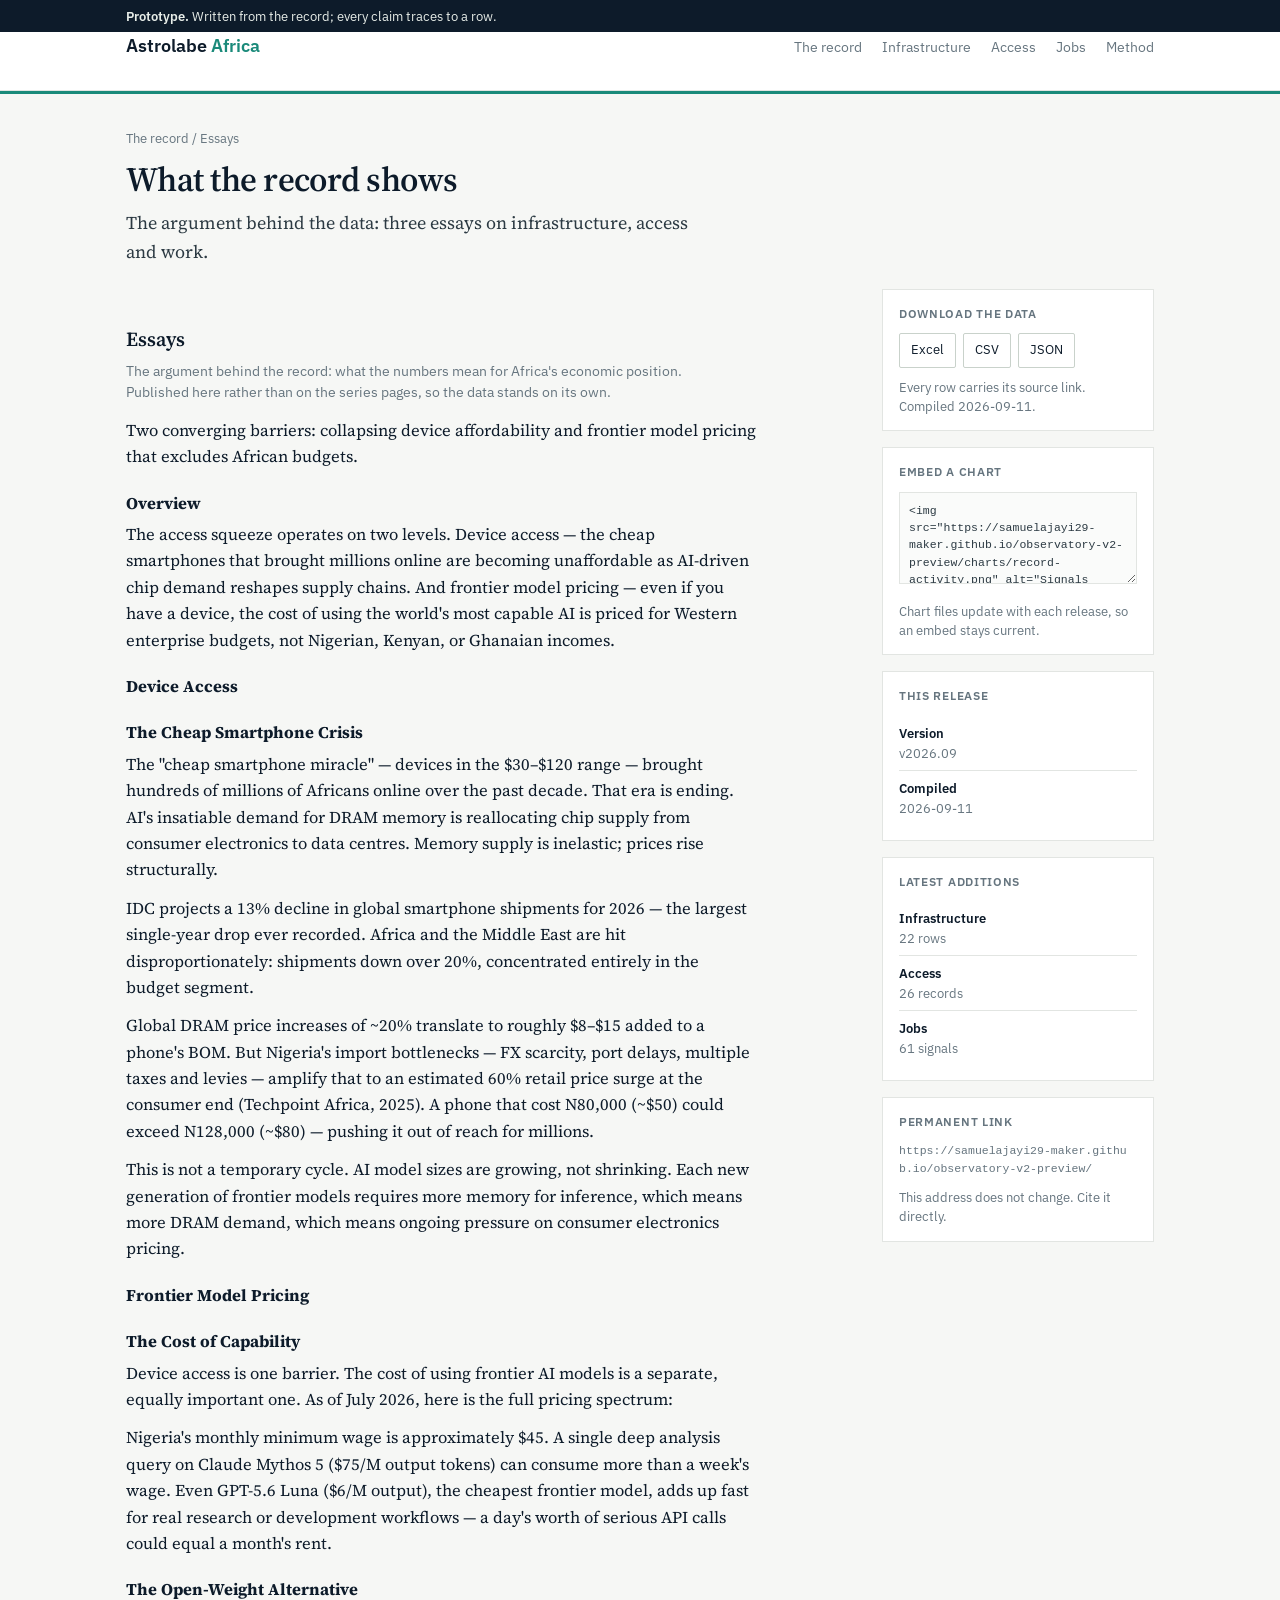
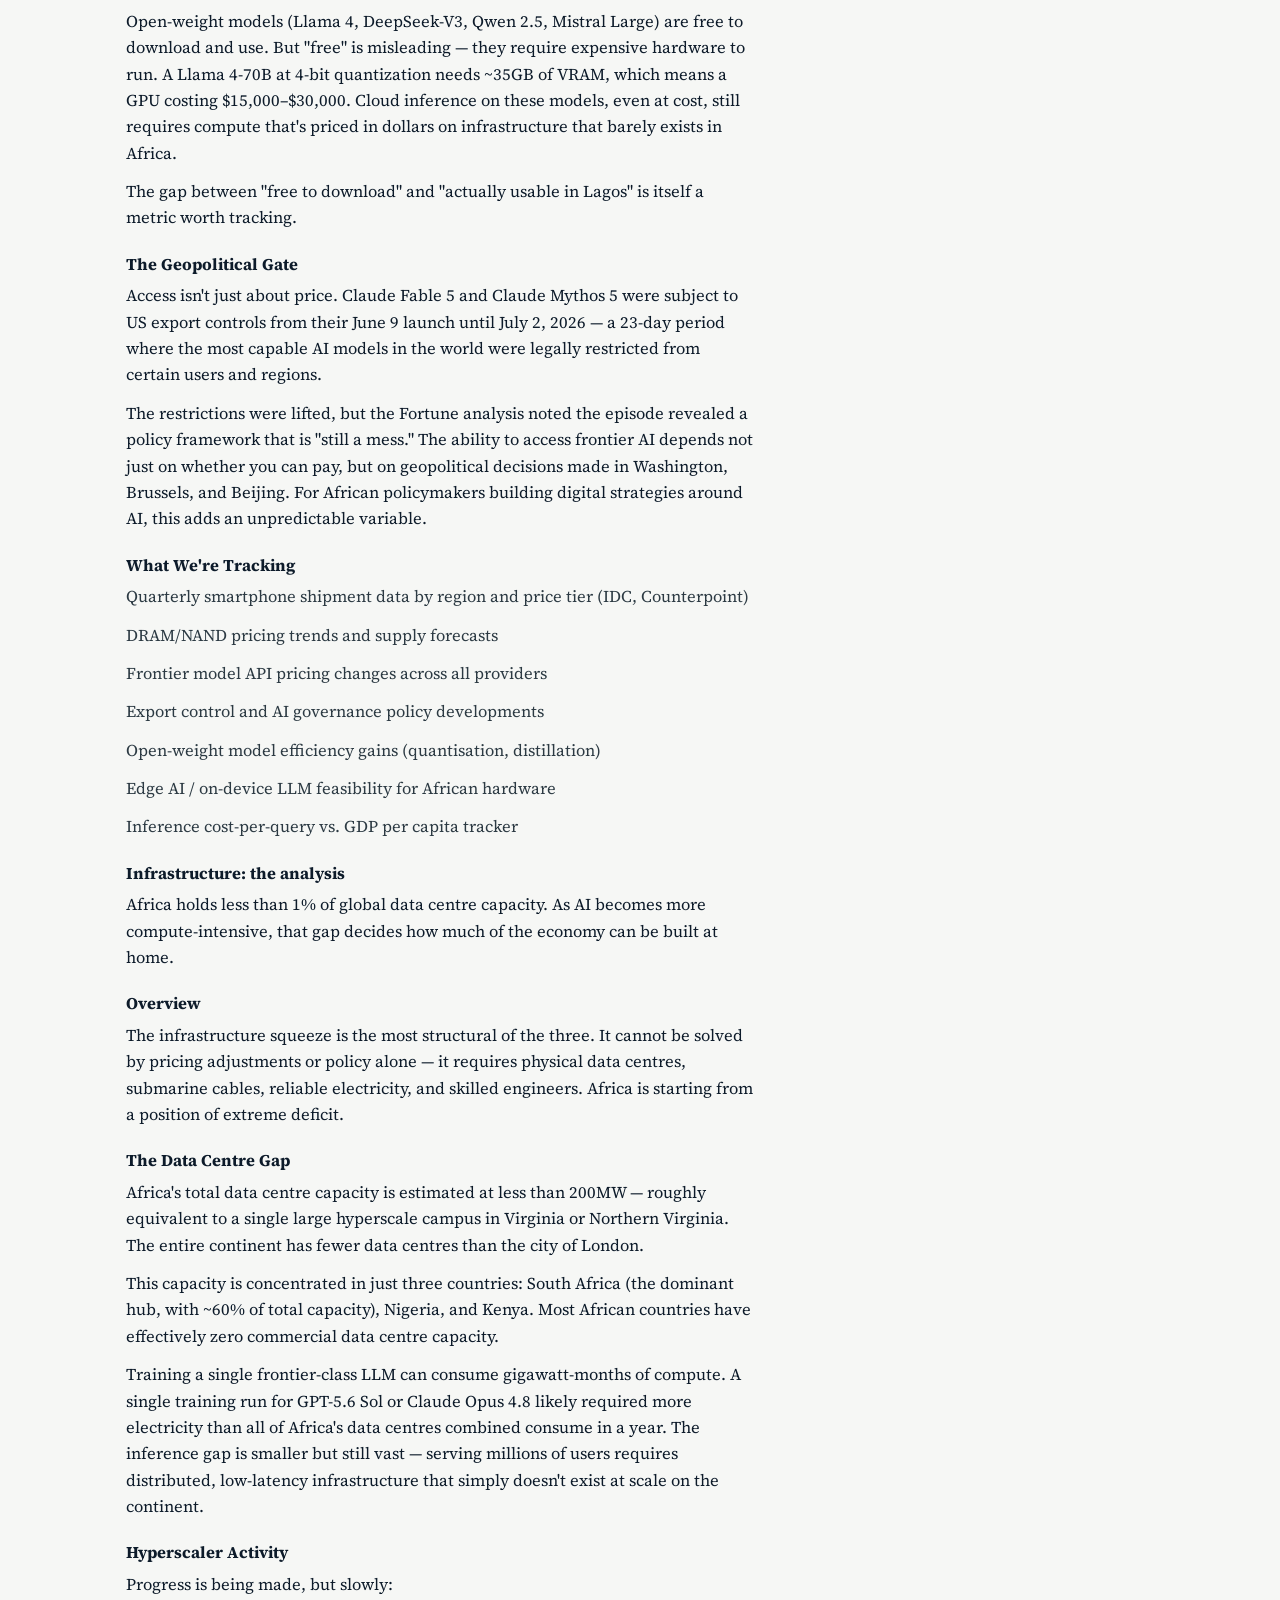
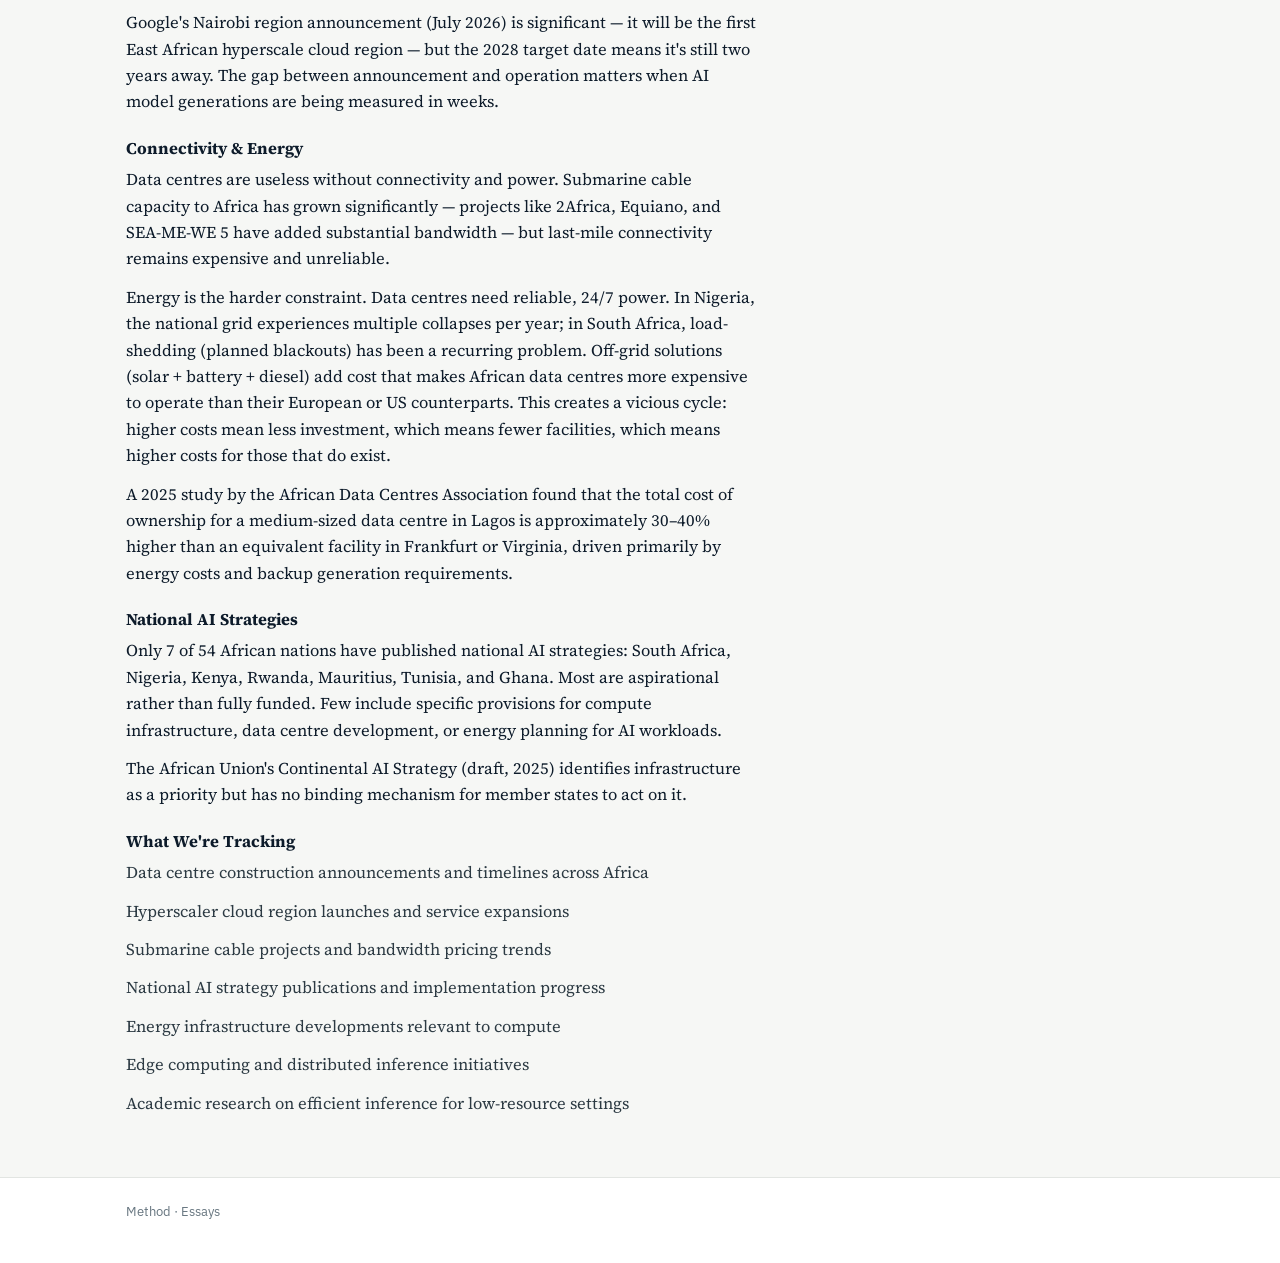
<file: analysis.html>
<!DOCTYPE html>
<html lang="en">
<head>
<meta charset="utf-8">
<meta name="viewport" content="width=device-width, initial-scale=1">
<title>Essays — what the record shows</title>
<link rel="preconnect" href="https://fonts.googleapis.com">
<link rel="preconnect" href="https://fonts.gstatic.com" crossorigin>
<link href="https://fonts.googleapis.com/css2?family=Source+Serif+4:opsz,wght@8..60,400;8..60,600&family=IBM+Plex+Sans:wght@400;500;600&display=swap" rel="stylesheet">
<link rel="stylesheet" href="css/style.css">
</head>
<body>
<div class="flag"><div class="wrap"><b>Prototype.</b> Written from the record; every claim traces to a row.</div></div>
<header class="masthead"><div class="wrap">
  <a class="mark" href="index.html">Astrolabe <span>Africa</span></a>
  <nav class="nav"><a href="index.html">The record</a><a href="infrastructure.html">Infrastructure</a><a href="access.html">Access</a><a href="jobs.html">Jobs</a><a href="method.html">Method</a></nav>
</div></header>
<div class="accent-rule"></div>
<header class="title"><div class="wrap">
  <div class="crumb"><a href="index.html">The record</a> / Essays</div>
  <h1>What the record shows</h1>
  <p class="standfirst">The argument behind the data: three essays on infrastructure, access and work.</p>
</div></header>
<div class="wrap layout">
  <div>
    <h2 class="sec">Essays</h2>
    <p class="sec-note">The argument behind the record: what the numbers mean for Africa's economic position.
    Published here rather than on the series pages, so the data stands on its own.</p>
    <div class="prose"><p>Two converging barriers: collapsing device affordability and frontier model pricing that excludes African budgets.</p>
<h3>Overview</h3>
<p>The access squeeze operates on two levels. Device access — the cheap smartphones that brought millions online are becoming unaffordable as AI-driven chip demand reshapes supply chains. And frontier model pricing — even if you have a device, the cost of using the world's most capable AI is priced for Western enterprise budgets, not Nigerian, Kenyan, or Ghanaian incomes.</p>
<h3>Device Access</h3>
<h3>The Cheap Smartphone Crisis</h3>
<p>The "cheap smartphone miracle" — devices in the $30–$120 range — brought hundreds of millions of Africans online over the past decade. That era is ending. AI's insatiable demand for DRAM memory is reallocating chip supply from consumer electronics to data centres. Memory supply is inelastic; prices rise structurally.</p>
<p>IDC projects a 13% decline in global smartphone shipments for 2026 — the largest single-year drop ever recorded. Africa and the Middle East are hit disproportionately: shipments down over 20%, concentrated entirely in the budget segment.</p>
<p>Global DRAM price increases of ~20% translate to roughly $8–$15 added to a phone's BOM. But Nigeria's import bottlenecks — FX scarcity, port delays, multiple taxes and levies — amplify that to an estimated 60% retail price surge at the consumer end (Techpoint Africa, 2025). A phone that cost N80,000 (~$50) could exceed N128,000 (~$80) — pushing it out of reach for millions.</p>
<p>This is not a temporary cycle. AI model sizes are growing, not shrinking. Each new generation of frontier models requires more memory for inference, which means more DRAM demand, which means ongoing pressure on consumer electronics pricing.</p>
<h3>Frontier Model Pricing</h3>
<h3>The Cost of Capability</h3>
<p>Device access is one barrier. The cost of using frontier AI models is a separate, equally important one. As of July 2026, here is the full pricing spectrum:</p>
<p>Nigeria's monthly minimum wage is approximately $45. A single deep analysis query on Claude Mythos 5 ($75/M output tokens) can consume more than a week's wage. Even GPT-5.6 Luna ($6/M output), the cheapest frontier model, adds up fast for real research or development workflows — a day's worth of serious API calls could equal a month's rent.</p>
<h3>The Open-Weight Alternative</h3>
<p>Open-weight models (Llama 4, DeepSeek-V3, Qwen 2.5, Mistral Large) are free to download and use. But "free" is misleading — they require expensive hardware to run. A Llama 4-70B at 4-bit quantization needs ~35GB of VRAM, which means a GPU costing $15,000–$30,000. Cloud inference on these models, even at cost, still requires compute that's priced in dollars on infrastructure that barely exists in Africa.</p>
<p>The gap between "free to download" and "actually usable in Lagos" is itself a metric worth tracking.</p>
<h3>The Geopolitical Gate</h3>
<p>Access isn't just about price. Claude Fable 5 and Claude Mythos 5 were subject to US export controls from their June 9 launch until July 2, 2026 — a 23-day period where the most capable AI models in the world were legally restricted from certain users and regions.</p>
<p>The restrictions were lifted, but the Fortune analysis noted the episode revealed a policy framework that is "still a mess." The ability to access frontier AI depends not just on whether you can pay, but on geopolitical decisions made in Washington, Brussels, and Beijing. For African policymakers building digital strategies around AI, this adds an unpredictable variable.</p>
<h3>What We're Tracking</h3>
<p class="bullet">Quarterly smartphone shipment data by region and price tier (IDC, Counterpoint)</p>
<p class="bullet">DRAM/NAND pricing trends and supply forecasts</p>
<p class="bullet">Frontier model API pricing changes across all providers</p>
<p class="bullet">Export control and AI governance policy developments</p>
<p class="bullet">Open-weight model efficiency gains (quantisation, distillation)</p>
<p class="bullet">Edge AI / on-device LLM feasibility for African hardware</p>
<p class="bullet">Inference cost-per-query vs. GDP per capita tracker</p>
<h3>Infrastructure: the analysis</h3>
<p>Africa holds less than 1% of global data centre capacity. As AI becomes more compute-intensive, that gap decides how much of the economy can be built at home.</p>
<h3>Overview</h3>
<p>The infrastructure squeeze is the most structural of the three. It cannot be solved by pricing adjustments or policy alone — it requires physical data centres, submarine cables, reliable electricity, and skilled engineers. Africa is starting from a position of extreme deficit.</p>
<h3>The Data Centre Gap</h3>
<p>Africa's total data centre capacity is estimated at less than 200MW — roughly equivalent to a single large hyperscale campus in Virginia or Northern Virginia. The entire continent has fewer data centres than the city of London.</p>
<p>This capacity is concentrated in just three countries: South Africa (the dominant hub, with ~60% of total capacity), Nigeria, and Kenya. Most African countries have effectively zero commercial data centre capacity.</p>
<p>Training a single frontier-class LLM can consume gigawatt-months of compute. A single training run for GPT-5.6 Sol or Claude Opus 4.8 likely required more electricity than all of Africa's data centres combined consume in a year. The inference gap is smaller but still vast — serving millions of users requires distributed, low-latency infrastructure that simply doesn't exist at scale on the continent.</p>
<h3>Hyperscaler Activity</h3>
<p>Progress is being made, but slowly:</p>
<p>Google's Nairobi region announcement (July 2026) is significant — it will be the first East African hyperscale cloud region — but the 2028 target date means it's still two years away. The gap between announcement and operation matters when AI model generations are being measured in weeks.</p>
<h3>Connectivity & Energy</h3>
<p>Data centres are useless without connectivity and power. Submarine cable capacity to Africa has grown significantly — projects like 2Africa, Equiano, and SEA-ME-WE 5 have added substantial bandwidth — but last-mile connectivity remains expensive and unreliable.</p>
<p>Energy is the harder constraint. Data centres need reliable, 24/7 power. In Nigeria, the national grid experiences multiple collapses per year; in South Africa, load-shedding (planned blackouts) has been a recurring problem. Off-grid solutions (solar + battery + diesel) add cost that makes African data centres more expensive to operate than their European or US counterparts. This creates a vicious cycle: higher costs mean less investment, which means fewer facilities, which means higher costs for those that do exist.</p>
<p>A 2025 study by the African Data Centres Association found that the total cost of ownership for a medium-sized data centre in Lagos is approximately 30–40% higher than an equivalent facility in Frankfurt or Virginia, driven primarily by energy costs and backup generation requirements.</p>
<h3>National AI Strategies</h3>
<p>Only 7 of 54 African nations have published national AI strategies: South Africa, Nigeria, Kenya, Rwanda, Mauritius, Tunisia, and Ghana. Most are aspirational rather than fully funded. Few include specific provisions for compute infrastructure, data centre development, or energy planning for AI workloads.</p>
<p>The African Union's Continental AI Strategy (draft, 2025) identifies infrastructure as a priority but has no binding mechanism for member states to act on it.</p>
<h3>What We're Tracking</h3>
<p class="bullet">Data centre construction announcements and timelines across Africa</p>
<p class="bullet">Hyperscaler cloud region launches and service expansions</p>
<p class="bullet">Submarine cable projects and bandwidth pricing trends</p>
<p class="bullet">National AI strategy publications and implementation progress</p>
<p class="bullet">Energy infrastructure developments relevant to compute</p>
<p class="bullet">Edge computing and distributed inference initiatives</p>
<p class="bullet">Academic research on efficient inference for low-resource settings</p></div></div>

  <aside class="side">
    <div class="box">
      <h3>Download the data</h3>
      <div class="files"><a href="data/ai-access-observatory.xlsx" download>Excel</a><a href="data/items.csv" download>CSV</a><a href="data/items.json" download>JSON</a></div>
      <p>Every row carries its source link. Compiled 2026-09-11.</p>
    </div>
    <div class="box" id="embed">
      <h3>Embed a chart</h3>
      <textarea readonly>&lt;img src="https://samuelajayi29-maker.github.io/observatory-v2-preview/charts/record-activity.png" alt="Signals added to the record, by month"&gt;</textarea>
      <p>Chart files update with each release, so an embed stays current.</p>
    </div>
    <div class="box">
      <h3>This release</h3>
      <ul><li><b>Version</b>v2026.09</li><li><b>Compiled</b>2026-09-11</li></ul>
    </div>
    <div class="box">
      <h3>Latest additions</h3>
      <ul><li><b>Infrastructure</b>22 rows</li><li><b>Access</b>26 records</li><li><b>Jobs</b>61 signals</li></ul>
    </div>
    <div class="box">
      <h3>Permanent link</h3>
      <div class="perm">https://samuelajayi29-maker.github.io/observatory-v2-preview/</div>
      <p>This address does not change. Cite it directly.</p>
    </div>
  </aside>
</div>
<footer><div class="wrap">
  <a href="method.html">Method</a> &middot; <a href="analysis.html">Essays</a>
</div></footer>
</body>
</html>
</file>
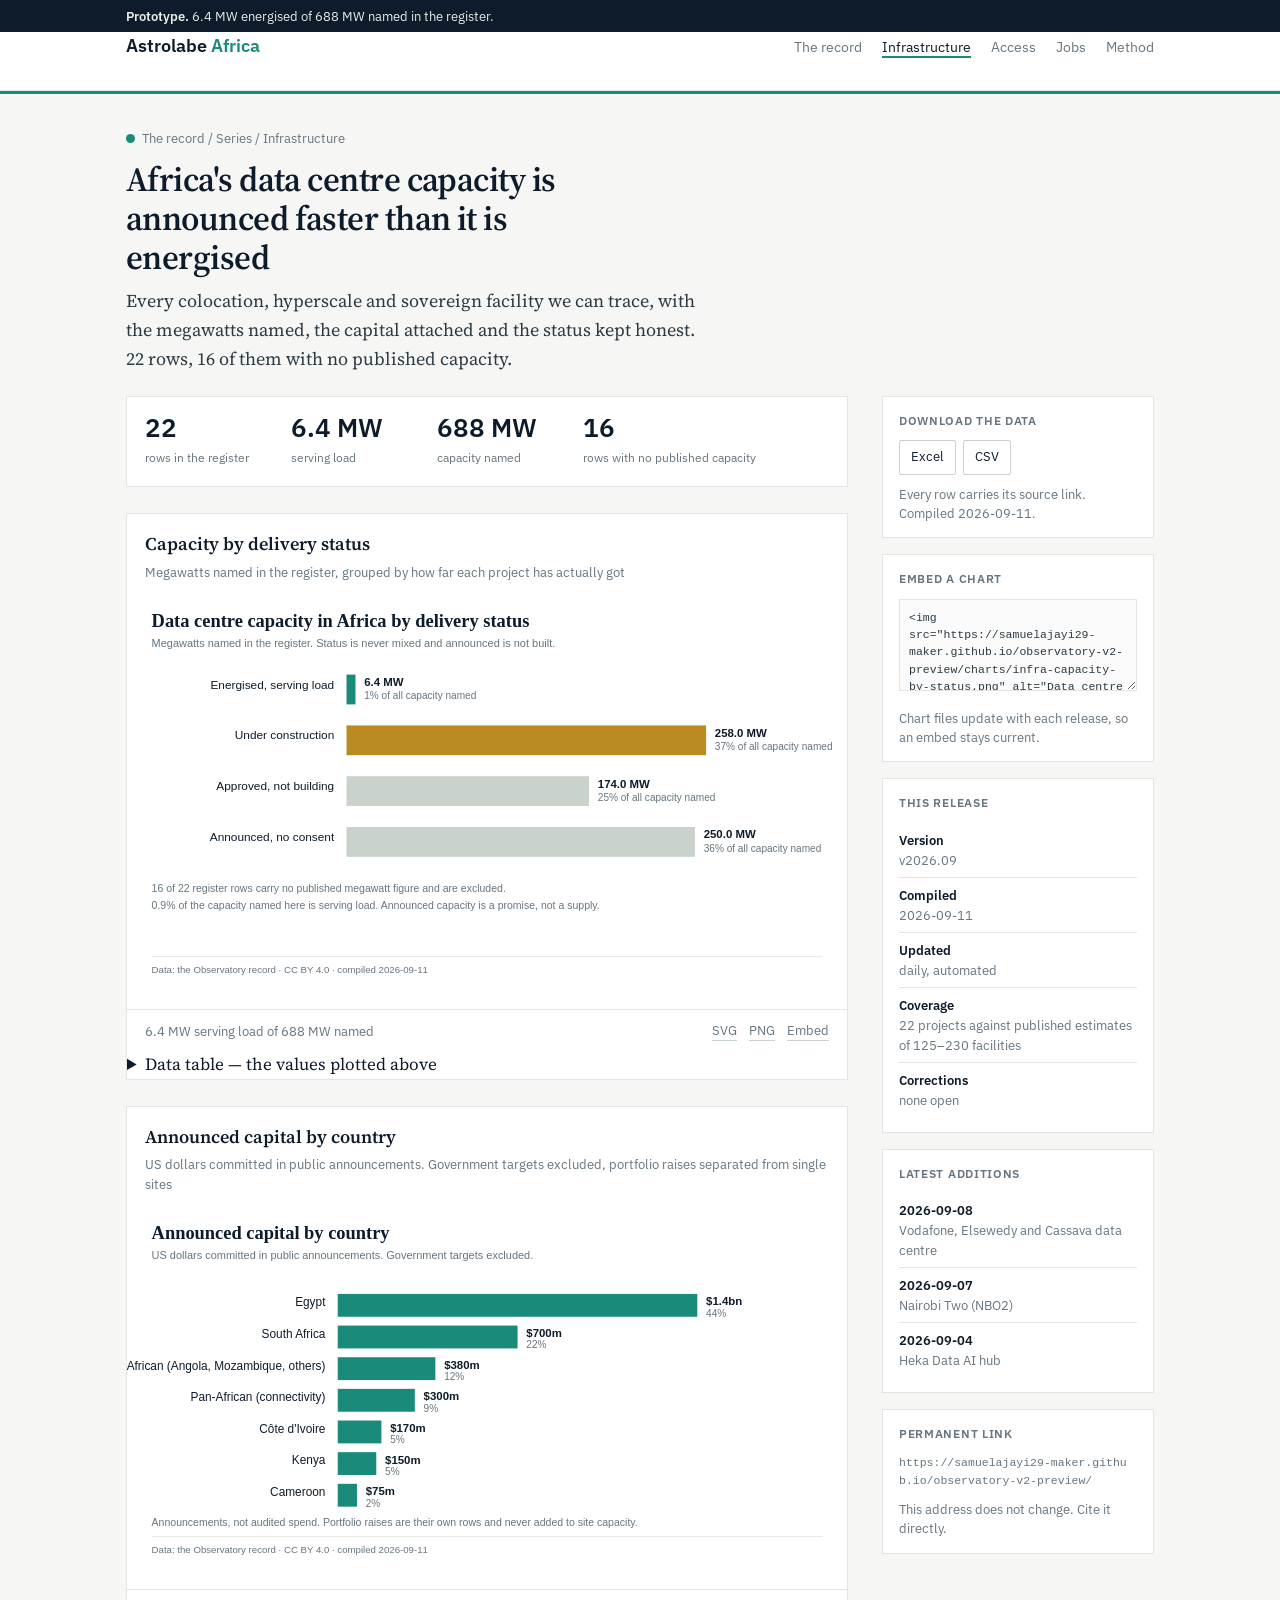
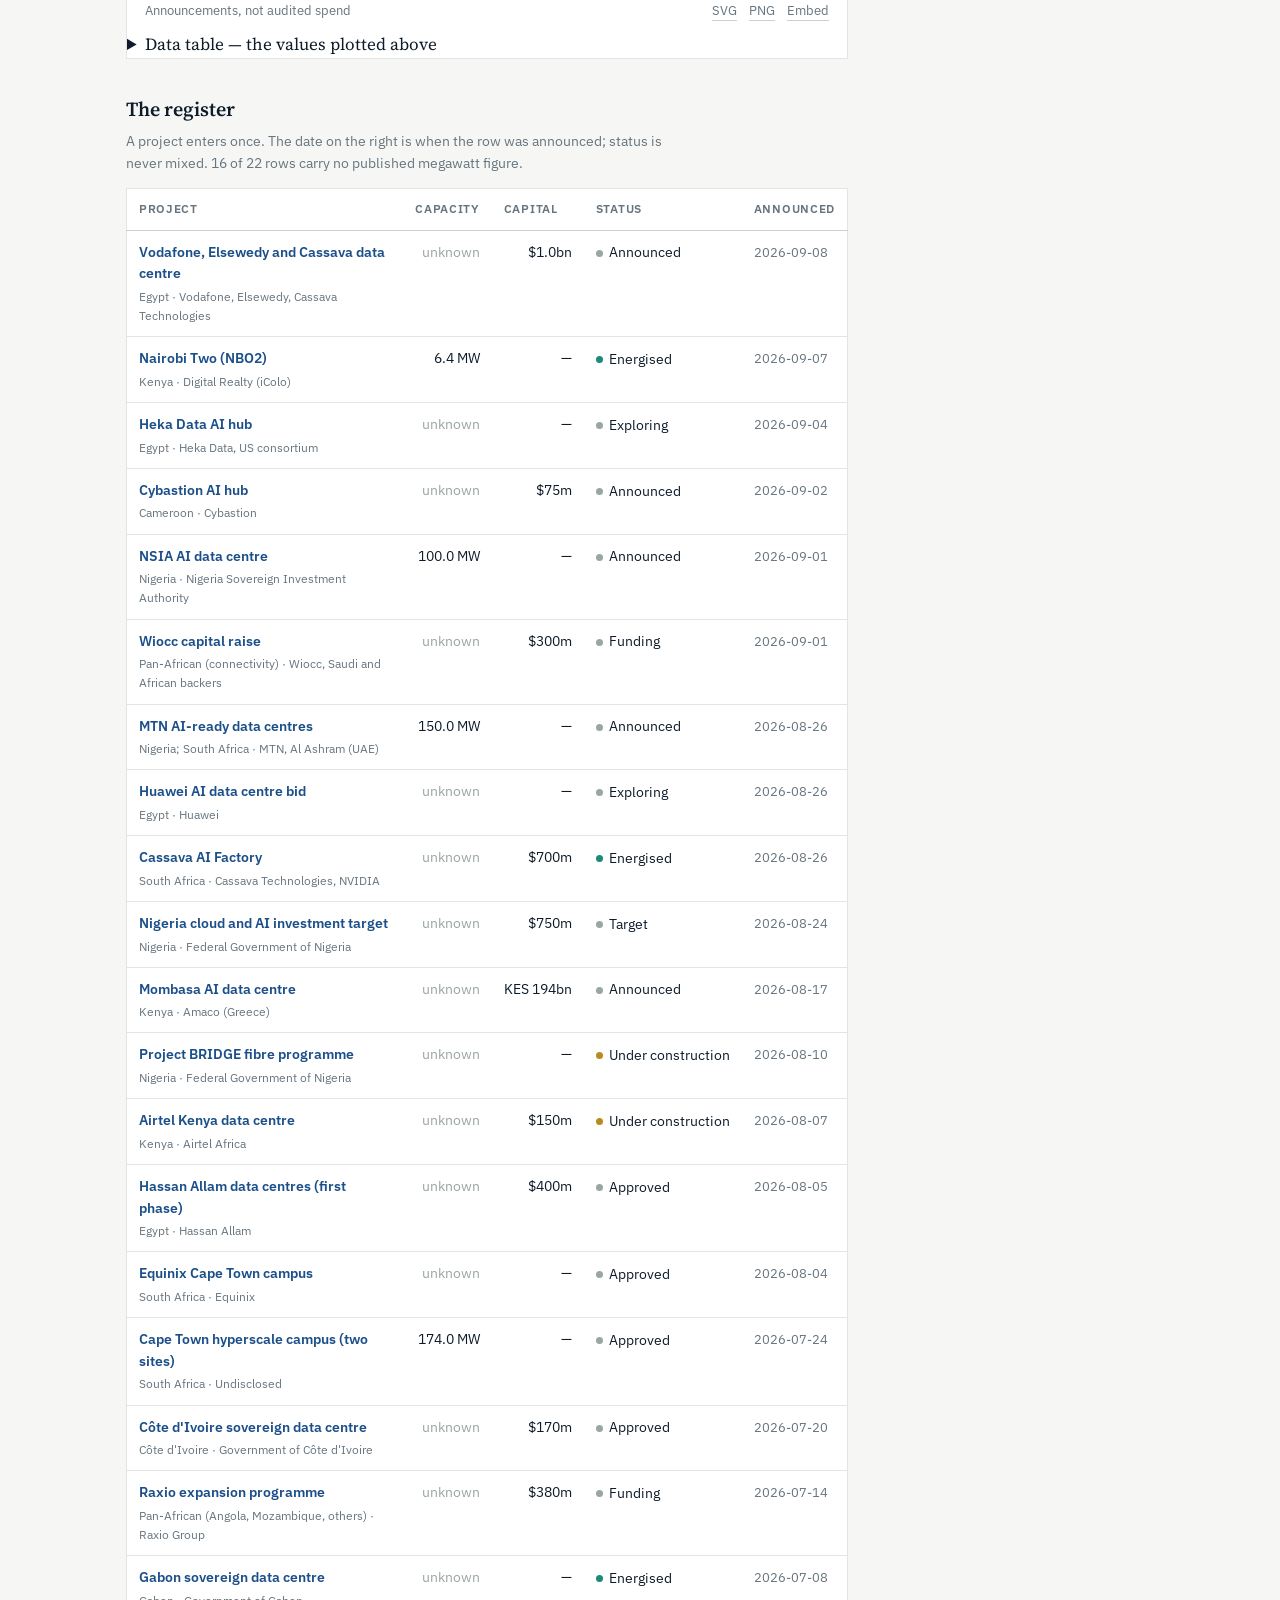
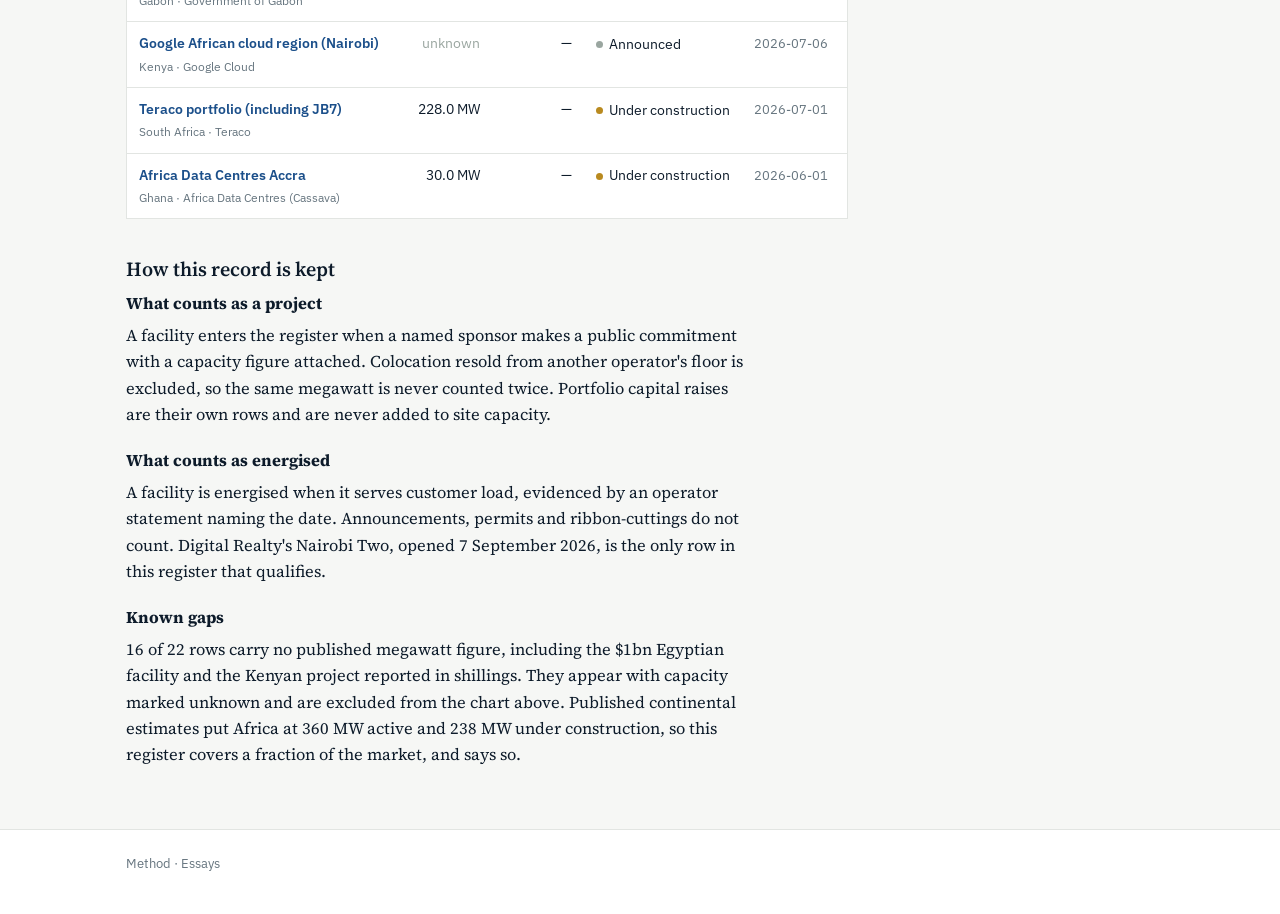
<file: infrastructure.html>
<!DOCTYPE html>
<html lang="en">
<head>
<meta charset="utf-8">
<meta name="viewport" content="width=device-width, initial-scale=1">
<title>Data centre capacity in Africa — announced against energised</title>
<link rel="preconnect" href="https://fonts.googleapis.com">
<link rel="preconnect" href="https://fonts.gstatic.com" crossorigin>
<link href="https://fonts.googleapis.com/css2?family=Source+Serif+4:opsz,wght@8..60,400;8..60,600&family=IBM+Plex+Sans:wght@400;500;600&display=swap" rel="stylesheet">
<link rel="stylesheet" href="css/style.css">
</head>
<body class="dim-infra">
<div class="flag"><div class="wrap"><b>Prototype.</b> 6.4 MW energised of 688 MW named in the register.</div></div>
<header class="masthead"><div class="wrap">
  <a class="mark" href="index.html">Astrolabe <span>Africa</span></a>
  <nav class="nav"><a href="index.html">The record</a><a class="here" href="infrastructure.html">Infrastructure</a><a href="access.html">Access</a><a href="jobs.html">Jobs</a><a href="method.html">Method</a></nav>
</div></header>
<div class="accent-rule"></div>
<header class="title"><div class="wrap">
  <div class="crumb"><span class="chip"></span><a href="index.html">The record</a> / Series / Infrastructure</div>
  <h1>Africa&#x27;s data centre capacity is announced faster than it is energised</h1>
  <p class="standfirst">Every colocation, hyperscale and sovereign facility we can trace, with the megawatts named, the capital attached and the status kept honest. 22 rows, 16 of them with no published capacity.</p>
</div></header>
<div class="wrap layout">
  <div><div class="readout">
      <div><b>22</b><small>rows in the register</small></div>
      <div><b>6.4 MW</b><small>serving load</small></div>
      <div><b>688 MW</b><small>capacity named</small></div>
      <div><b>16</b><small>rows with no published capacity</small></div>
    </div>
    
    <div class="frame">
      <div class="frame-head">
        <h2>Capacity by delivery status</h2>
        <p>Megawatts named in the register, grouped by how far each project has actually got</p>
      </div>
      <a href="https://samuelajayi29-maker.github.io/observatory-v2-preview/charts/infra-capacity-by-status.svg"><img src="charts/infra-capacity-by-status.svg" alt="0.9% of the capacity named in the register is serving load: 6.4 MW energised against 688.4 MW named across four delivery statuses."></a>
      <div class="frame-foot">
        <span>6.4 MW serving load of 688 MW named</span>
        <span class="dl">
          <a href="https://samuelajayi29-maker.github.io/observatory-v2-preview/charts/infra-capacity-by-status.svg" download>SVG</a>
          <a href="https://samuelajayi29-maker.github.io/observatory-v2-preview/charts/infra-capacity-by-status.png" download>PNG</a>
          <a href="#embed">Embed</a>
        </span>
      </div>
      <details class="datatable"><summary>Data table &mdash; the values plotted above</summary><table class="register"><thead><tr><th>Delivery status</th><th>Megawatts</th><th>Share of capacity named</th></tr></thead><tbody><tr><td>Energised, serving load</td><td>6.4</td><td>0.9%</td></tr><tr><td>Under construction</td><td>258.0</td><td>37.5%</td></tr><tr><td>Approved, not building</td><td>174.0</td><td>25.3%</td></tr><tr><td>Announced, no consent</td><td>250.0</td><td>36.3%</td></tr></tbody></table></details>
    </div>
    
    <div class="frame">
      <div class="frame-head">
        <h2>Announced capital by country</h2>
        <p>US dollars committed in public announcements. Government targets excluded, portfolio raises separated from single sites</p>
      </div>
      <a href="https://samuelajayi29-maker.github.io/observatory-v2-preview/charts/infra-capital-by-country.svg"><img src="charts/infra-capital-by-country.svg" alt="Announced capital by country: Egypt leads with $1.4bn of $3.2bn announced across 7 countries."></a>
      <div class="frame-foot">
        <span>Announcements, not audited spend</span>
        <span class="dl">
          <a href="https://samuelajayi29-maker.github.io/observatory-v2-preview/charts/infra-capital-by-country.svg" download>SVG</a>
          <a href="https://samuelajayi29-maker.github.io/observatory-v2-preview/charts/infra-capital-by-country.png" download>PNG</a>
          <a href="#embed">Embed</a>
        </span>
      </div>
      <details class="datatable"><summary>Data table &mdash; the values plotted above</summary><table class="register"><thead><tr><th>Country</th><th>Announced capital, USD</th><th>Share of total</th></tr></thead><tbody><tr><td>Egypt</td><td>$1,400,000,000</td><td>44.1%</td></tr><tr><td>South Africa</td><td>$700,000,000</td><td>22.0%</td></tr><tr><td>Pan-African (Angola, Mozambique, others)</td><td>$380,000,000</td><td>12.0%</td></tr><tr><td>Pan-African (connectivity)</td><td>$300,000,000</td><td>9.4%</td></tr><tr><td>Côte d&#x27;Ivoire</td><td>$170,000,000</td><td>5.4%</td></tr><tr><td>Kenya</td><td>$150,000,000</td><td>4.7%</td></tr><tr><td>Cameroon</td><td>$75,000,000</td><td>2.4%</td></tr></tbody></table></details>
    </div>
    <h2 class="sec">The register</h2>
    <p class="sec-note">A project enters once. The date on the right is when the row was announced; status is
    never mixed. 16 of 22 rows carry no published megawatt figure.</p>
    <table class="register">
      <thead><tr><th>Project</th><th class="num">Capacity</th><th class="num">Capital</th><th>Status</th><th>Announced</th></tr></thead>
      <tbody><tr><td class="pr"><a href="https://techafricanews.com/2026/09/08/egypt-vodafone-elsewedy-cassava-1bn-data-centre/" target="_blank" rel="noopener">Vodafone, Elsewedy and Cassava data centre</a><span class="sub">Egypt · Vodafone, Elsewedy, Cassava Technologies</span></td><td class="num"><span class="muted">unknown</span></td><td class="num">$1.0bn</td><td><span class="st soft"><i></i>Announced</span></td><td class="chg">2026-09-08</td></tr><tr><td class="pr"><a href="https://techafricanews.com/2026/09/07/digital-realty-opens-6-4mw-nairobi-two-data-center-east-africa/" target="_blank" rel="noopener">Nairobi Two (NBO2)</a><span class="sub">Kenya · Digital Realty (iColo)</span></td><td class="num">6.4 MW</td><td class="num">—</td><td><span class="st live"><i></i>Energised</span></td><td class="chg">2026-09-07</td></tr><tr><td class="pr"><a href="https://techafricanews.com/2026/09/04/egypt-explores-major-data-centre-ai-hub-project-heka-data-us-consortium/" target="_blank" rel="noopener">Heka Data AI hub</a><span class="sub">Egypt · Heka Data, US consortium</span></td><td class="num"><span class="muted">unknown</span></td><td class="num">—</td><td><span class="st soft"><i></i>Exploring</span></td><td class="chg">2026-09-04</td></tr><tr><td class="pr"><a href="https://furtherafrica.com/2026/09/02/cybastion-cameroon-investment-anchors-a-75m-ai-hub/" target="_blank" rel="noopener">Cybastion AI hub</a><span class="sub">Cameroon · Cybastion</span></td><td class="num"><span class="muted">unknown</span></td><td class="num">$75m</td><td><span class="st soft"><i></i>Announced</span></td><td class="chg">2026-09-02</td></tr><tr><td class="pr"><a href="https://businessday.ng/technology/article/nsia-bets-on-100mw-ai-data-centre-to-power-nigerias-digital-economy/" target="_blank" rel="noopener">NSIA AI data centre</a><span class="sub">Nigeria · Nigeria Sovereign Investment Authority</span></td><td class="num">100.0 MW</td><td class="num">—</td><td><span class="st soft"><i></i>Announced</span></td><td class="chg">2026-09-01</td></tr><tr><td class="pr"><a href="https://techcentral.co.za/wiocc-300-million-afc-vision-invest/285628/" target="_blank" rel="noopener">Wiocc capital raise</a><span class="sub">Pan-African (connectivity) · Wiocc, Saudi and African backers</span></td><td class="num"><span class="muted">unknown</span></td><td class="num">$300m</td><td><span class="st soft"><i></i>Funding</span></td><td class="chg">2026-09-01</td></tr><tr><td class="pr"><a href="https://nairametrics.com/2026/08/26/mtn-to-develop-150mw-ai-data-centres-in-nigeria-south-africa-with-uae-back" target="_blank" rel="noopener">MTN AI-ready data centres</a><span class="sub">Nigeria; South Africa · MTN, Al Ashram (UAE)</span></td><td class="num">150.0 MW</td><td class="num">—</td><td><span class="st soft"><i></i>Announced</span></td><td class="chg">2026-08-26</td></tr><tr><td class="pr"><a href="https://www.bloomberg.com/news/articles/2026-08-26/huawei-egypt-ai-ascend-chips-test-us-tech-diplomacy-nvidia-" target="_blank" rel="noopener">Huawei AI data centre bid</a><span class="sub">Egypt · Huawei</span></td><td class="num"><span class="muted">unknown</span></td><td class="num">—</td><td><span class="st soft"><i></i>Exploring</span></td><td class="chg">2026-08-26</td></tr><tr><td class="pr"><a href="https://techafricanews.com/2026/08/26/cassava-ai-factory-ranks-36th-top500/" target="_blank" rel="noopener">Cassava AI Factory</a><span class="sub">South Africa · Cassava Technologies, NVIDIA</span></td><td class="num"><span class="muted">unknown</span></td><td class="num">$700m</td><td><span class="st live"><i></i>Energised</span></td><td class="chg">2026-08-26</td></tr><tr><td class="pr"><a href="https://iafrica.com/nigeria-targets-750m-in-cloud-and-ai-infrastructure-investment-within-24-months-under-new-" target="_blank" rel="noopener">Nigeria cloud and AI investment target</a><span class="sub">Nigeria · Federal Government of Nigeria</span></td><td class="num"><span class="muted">unknown</span></td><td class="num">$750m</td><td><span class="st soft"><i></i>Target</span></td><td class="chg">2026-08-24</td></tr><tr><td class="pr"><a href="https://www.businessdailyafrica.com/bd/corporate/technology/greek-firm-amaco-plans-sh194bn-ai-data-centre-5561" target="_blank" rel="noopener">Mombasa AI data centre</a><span class="sub">Kenya · Amaco (Greece)</span></td><td class="num"><span class="muted">unknown</span></td><td class="num">KES 194bn</td><td><span class="st soft"><i></i>Announced</span></td><td class="chg">2026-08-17</td></tr><tr><td class="pr"><a href="https://techafricanews.com/2026/08/10/project-bridge-enters-execution-phase-with-bridge-oa-incorporation/" target="_blank" rel="noopener">Project BRIDGE fibre programme</a><span class="sub">Nigeria · Federal Government of Nigeria</span></td><td class="num"><span class="muted">unknown</span></td><td class="num">—</td><td><span class="st build"><i></i>Under construction</span></td><td class="chg">2026-08-10</td></tr><tr><td class="pr"><a href="https://techafricanews.com/2026/08/07/airtels-150m-kenya-data-centre-now-targets-july-2027-launch/" target="_blank" rel="noopener">Airtel Kenya data centre</a><span class="sub">Kenya · Airtel Africa</span></td><td class="num"><span class="muted">unknown</span></td><td class="num">$150m</td><td><span class="st build"><i></i>Under construction</span></td><td class="chg">2026-08-07</td></tr><tr><td class="pr"><a href="https://www.datacenterknowledge.com/data-center-construction/new-data-center-developments-august-2026" target="_blank" rel="noopener">Hassan Allam data centres (first phase)</a><span class="sub">Egypt · Hassan Allam</span></td><td class="num"><span class="muted">unknown</span></td><td class="num">$400m</td><td><span class="st soft"><i></i>Approved</span></td><td class="chg">2026-08-05</td></tr><tr><td class="pr"><a href="https://furtherafrica.com/2026/08/04/equinix-wins-approval-for-major-cape-town-data-centre-campus/" target="_blank" rel="noopener">Equinix Cape Town campus</a><span class="sub">South Africa · Equinix</span></td><td class="num"><span class="muted">unknown</span></td><td class="num">—</td><td><span class="st soft"><i></i>Approved</span></td><td class="chg">2026-08-04</td></tr><tr><td class="pr"><a href="https://iafrica.com/cape-town-approves-two-hyperscale-data-centres-totalling-174mw-among-africas-largest-new-g" target="_blank" rel="noopener">Cape Town hyperscale campus (two sites)</a><span class="sub">South Africa · Undisclosed</span></td><td class="num">174.0 MW</td><td class="num">—</td><td><span class="st soft"><i></i>Approved</span></td><td class="chg">2026-07-24</td></tr><tr><td class="pr"><a href="https://developingtelecoms.com/telecom-business/telecom-investment-mergers/20549-cote-divoire-approves-starlin" target="_blank" rel="noopener">Côte d&#x27;Ivoire sovereign data centre</a><span class="sub">Côte d&#x27;Ivoire · Government of Côte d&#x27;Ivoire</span></td><td class="num"><span class="muted">unknown</span></td><td class="num">$170m</td><td><span class="st soft"><i></i>Approved</span></td><td class="chg">2026-07-20</td></tr><tr><td class="pr"><a href="https://www.techafricanews.com/2026/07/14/raxio-secures-over-us380-million-to-accelerate-africa-data-centre-ex" target="_blank" rel="noopener">Raxio expansion programme</a><span class="sub">Pan-African (Angola, Mozambique, others) · Raxio Group</span></td><td class="num"><span class="muted">unknown</span></td><td class="num">$380m</td><td><span class="st soft"><i></i>Funding</span></td><td class="chg">2026-07-14</td></tr><tr><td class="pr"><a href="https://itweb.africa/article/gabon-launches-sovereign-data-centre/xnklOvz14JDq4Ymz" target="_blank" rel="noopener">Gabon sovereign data centre</a><span class="sub">Gabon · Government of Gabon</span></td><td class="num"><span class="muted">unknown</span></td><td class="num">—</td><td><span class="st live"><i></i>Energised</span></td><td class="chg">2026-07-08</td></tr><tr><td class="pr"><a href="https://www.techinafrica.com/google-unveils-major-ai-and-cloud-expansion-across-africa/" target="_blank" rel="noopener">Google African cloud region (Nairobi)</a><span class="sub">Kenya · Google Cloud</span></td><td class="num"><span class="muted">unknown</span></td><td class="num">—</td><td><span class="st soft"><i></i>Announced</span></td><td class="chg">2026-07-06</td></tr><tr><td class="pr"><a href="https://voxilens.com/" target="_blank" rel="noopener">Teraco portfolio (including JB7)</a><span class="sub">South Africa · Teraco</span></td><td class="num">228.0 MW</td><td class="num">—</td><td><span class="st build"><i></i>Under construction</span></td><td class="chg">2026-07-01</td></tr><tr><td class="pr"><a href="https://datacentresafrica.com/" target="_blank" rel="noopener">Africa Data Centres Accra</a><span class="sub">Ghana · Africa Data Centres (Cassava)</span></td><td class="num">30.0 MW</td><td class="num">—</td><td><span class="st build"><i></i>Under construction</span></td><td class="chg">2026-06-01</td></tr></tbody>
    </table>
    <h2 class="sec">How this record is kept</h2>
    <div class="prose">
      <h3>What counts as a project</h3>
      <p>A facility enters the register when a named sponsor makes a public commitment with a capacity figure
      attached. Colocation resold from another operator's floor is excluded, so the same megawatt is never counted
      twice. Portfolio capital raises are their own rows and are never added to site capacity.</p>
      <h3>What counts as energised</h3>
      <p>A facility is energised when it serves customer load, evidenced by an operator statement naming the date.
      Announcements, permits and ribbon-cuttings do not count. Digital Realty's Nairobi Two, opened 7 September 2026,
      is the only row in this register that qualifies.</p>
      <h3>Known gaps</h3>
      <p>16 of 22 rows carry no published megawatt figure, including the $1bn Egyptian
      facility and the Kenyan project reported in shillings. They appear with capacity marked unknown and are excluded
      from the chart above. Published continental estimates put Africa at 360 MW active and 238 MW under construction,
      so this register covers a fraction of the market, and says so.</p>
    </div></div>

  <aside class="side">
    <div class="box">
      <h3>Download the data</h3>
      <div class="files"><a href="data/ai-access-observatory.xlsx" download>Excel</a><a href="data/infra-projects.csv" download>CSV</a></div>
      <p>Every row carries its source link. Compiled 2026-09-11.</p>
    </div>
    <div class="box" id="embed">
      <h3>Embed a chart</h3>
      <textarea readonly>&lt;img src="https://samuelajayi29-maker.github.io/observatory-v2-preview/charts/infra-capacity-by-status.png" alt="Data centre capacity in Africa by delivery status"&gt;</textarea>
      <p>Chart files update with each release, so an embed stays current.</p>
    </div>
    <div class="box">
      <h3>This release</h3>
      <ul><li><b>Version</b>v2026.09</li><li><b>Compiled</b>2026-09-11</li><li><b>Updated</b>daily, automated</li><li><b>Coverage</b>22 projects against published estimates of 125–230 facilities</li><li><b>Corrections</b>none open</li></ul>
    </div>
    <div class="box">
      <h3>Latest additions</h3>
      <ul><li><b>2026-09-08</b>Vodafone, Elsewedy and Cassava data centre</li><li><b>2026-09-07</b>Nairobi Two (NBO2)</li><li><b>2026-09-04</b>Heka Data AI hub</li></ul>
    </div>
    <div class="box">
      <h3>Permanent link</h3>
      <div class="perm">https://samuelajayi29-maker.github.io/observatory-v2-preview/</div>
      <p>This address does not change. Cite it directly.</p>
    </div>
  </aside>
</div>
<footer><div class="wrap">
  <a href="method.html">Method</a> &middot; <a href="analysis.html">Essays</a>
</div></footer>
</body>
</html>
</file>
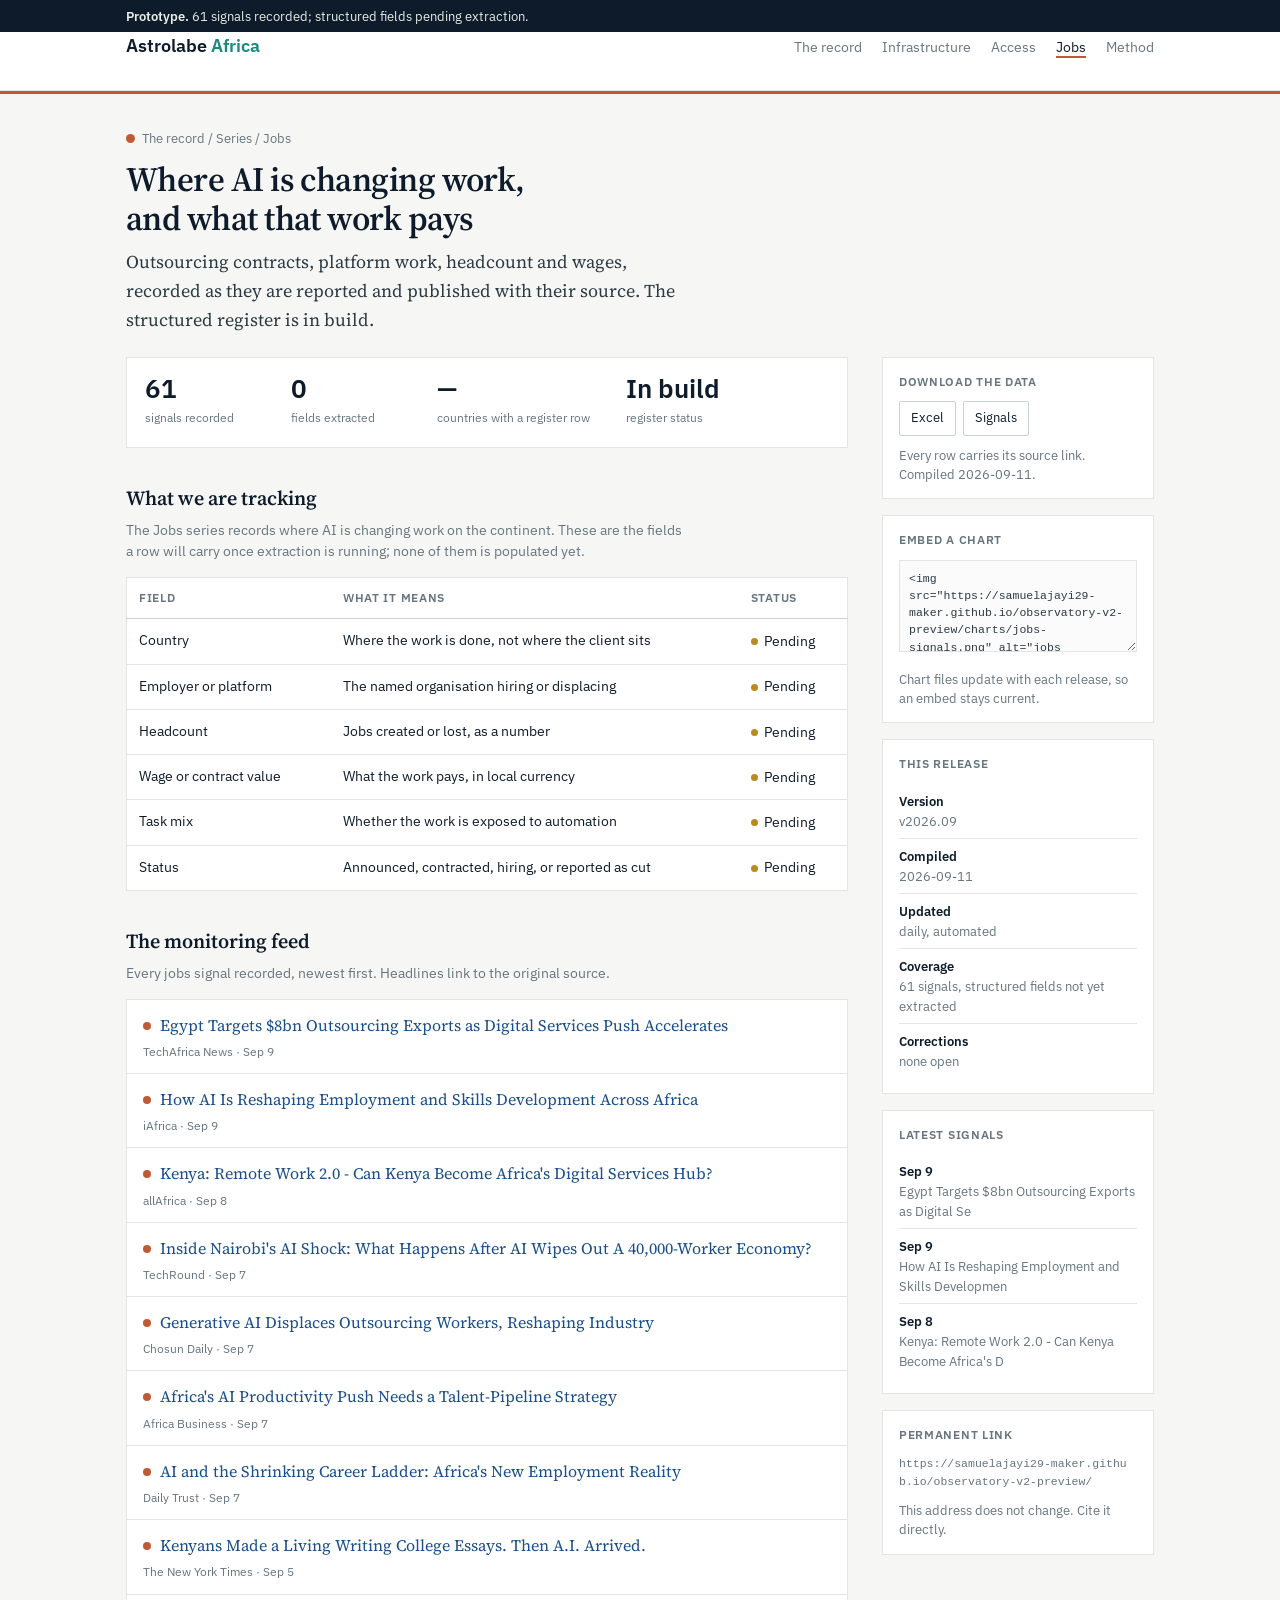
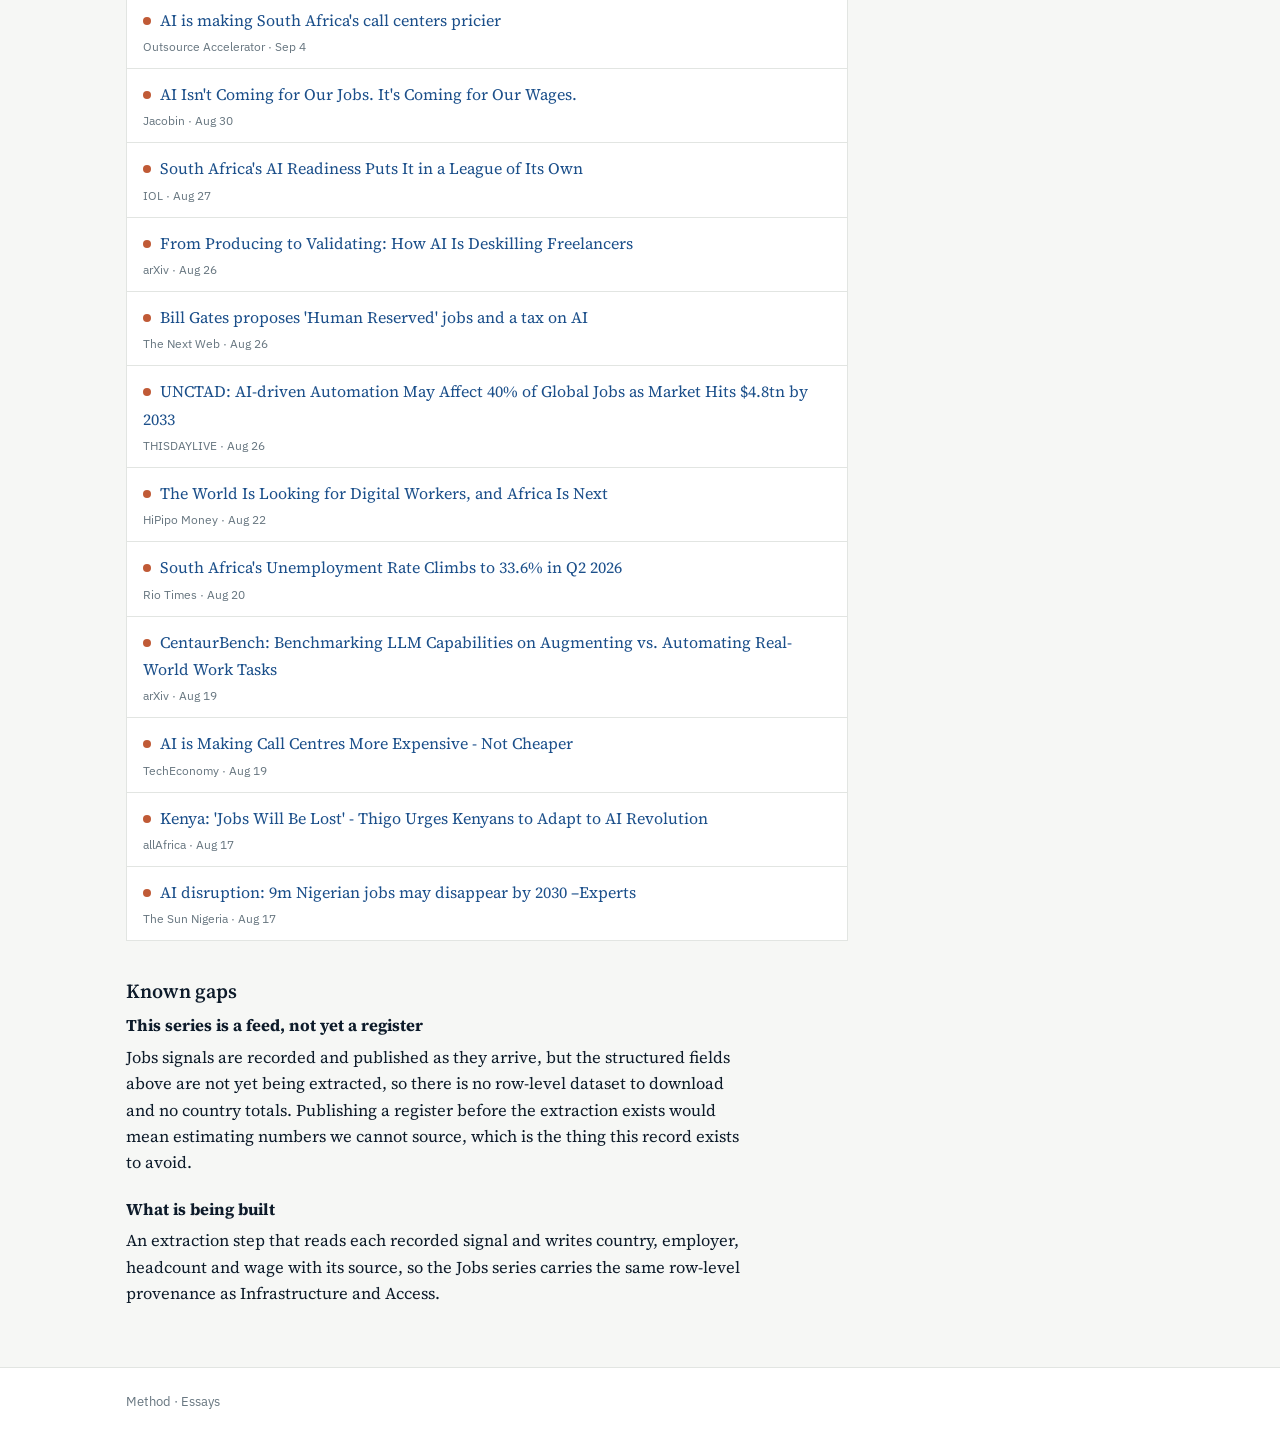
<file: jobs.html>
<!DOCTYPE html>
<html lang="en">
<head>
<meta charset="utf-8">
<meta name="viewport" content="width=device-width, initial-scale=1">
<title>Jobs — where AI is changing work in Africa</title>
<link rel="preconnect" href="https://fonts.googleapis.com">
<link rel="preconnect" href="https://fonts.gstatic.com" crossorigin>
<link href="https://fonts.googleapis.com/css2?family=Source+Serif+4:opsz,wght@8..60,400;8..60,600&family=IBM+Plex+Sans:wght@400;500;600&display=swap" rel="stylesheet">
<link rel="stylesheet" href="css/style.css">
</head>
<body class="dim-jobs">
<div class="flag"><div class="wrap"><b>Prototype.</b> 61 signals recorded; structured fields pending extraction.</div></div>
<header class="masthead"><div class="wrap">
  <a class="mark" href="index.html">Astrolabe <span>Africa</span></a>
  <nav class="nav"><a href="index.html">The record</a><a href="infrastructure.html">Infrastructure</a><a href="access.html">Access</a><a class="here" href="jobs.html">Jobs</a><a href="method.html">Method</a></nav>
</div></header>
<div class="accent-rule"></div>
<header class="title"><div class="wrap">
  <div class="crumb"><span class="chip"></span><a href="index.html">The record</a> / Series / Jobs</div>
  <h1>Where AI is changing work, and what that work pays</h1>
  <p class="standfirst">Outsourcing contracts, platform work, headcount and wages, recorded as they are reported and published with their source. The structured register is in build.</p>
</div></header>
<div class="wrap layout">
  <div>
    <div class="readout">
      <div><b>61</b><small>signals recorded</small></div>
      <div><b>0</b><small>fields extracted</small></div>
      <div><b>—</b><small>countries with a register row</small></div>
      <div><b>In build</b><small>register status</small></div>
    </div>
    <h2 class="sec">What we are tracking</h2>
    <p class="sec-note">The Jobs series records where AI is changing work on the continent. These are the fields a
    row will carry once extraction is running; none of them is populated yet.</p>
    <table class="register">
      <thead><tr><th>Field</th><th>What it means</th><th>Status</th></tr></thead>
      <tbody>
        <tr><td class="pr">Country</td><td>Where the work is done, not where the client sits</td><td><span class="st reported"><i></i>Pending</span></td></tr>
        <tr><td class="pr">Employer or platform</td><td>The named organisation hiring or displacing</td><td><span class="st reported"><i></i>Pending</span></td></tr>
        <tr><td class="pr">Headcount</td><td>Jobs created or lost, as a number</td><td><span class="st reported"><i></i>Pending</span></td></tr>
        <tr><td class="pr">Wage or contract value</td><td>What the work pays, in local currency</td><td><span class="st reported"><i></i>Pending</span></td></tr>
        <tr><td class="pr">Task mix</td><td>Whether the work is exposed to automation</td><td><span class="st reported"><i></i>Pending</span></td></tr>
        <tr><td class="pr">Status</td><td>Announced, contracted, hiring, or reported as cut</td><td><span class="st reported"><i></i>Pending</span></td></tr>
      </tbody>
    </table>
    <h2 class="sec">The monitoring feed</h2>
    <p class="sec-note">Every jobs signal recorded, newest first. Headlines link to the original source.</p>
    <ul class="feed"><li><span class="dot dot-jobs"></span><a href="https://techafricanews.com/2026/09/09/egypt-8bn-outsourcing-exports-digital-services/" target="_blank" rel="noopener">Egypt Targets $8bn Outsourcing Exports as Digital Services Push Accelerates</a><span class="meta">TechAfrica News &middot; Sep 9</span></li><li><span class="dot dot-jobs"></span><a href="https://iafrica.com/how-ai-is-reshaping-employment-and-skills-development-across-africa/" target="_blank" rel="noopener">How AI Is Reshaping Employment and Skills Development Across Africa</a><span class="meta">iAfrica &middot; Sep 9</span></li><li><span class="dot dot-jobs"></span><a href="https://allafrica.com/stories/202609080096.html" target="_blank" rel="noopener">Kenya: Remote Work 2.0 - Can Kenya Become Africa&#x27;s Digital Services Hub?</a><span class="meta">allAfrica &middot; Sep 8</span></li><li><span class="dot dot-jobs"></span><a href="https://techround.co.uk/artificial-intelligence/inside-nairobis-ai-shock-what-happens-after-ai-wipes-out-a-40000-worker-economy/" target="_blank" rel="noopener">Inside Nairobi&#x27;s AI Shock: What Happens After AI Wipes Out A 40,000-Worker Economy?</a><span class="meta">TechRound &middot; Sep 7</span></li><li><span class="dot dot-jobs"></span><a href="https://www.chosun.com/english/industry-en/2026/09/07/D6YS5J6V3FELVDTYW2AFHREAFI/" target="_blank" rel="noopener">Generative AI Displaces Outsourcing Workers, Reshaping Industry</a><span class="meta">Chosun Daily &middot; Sep 7</span></li><li><span class="dot dot-jobs"></span><a href="https://africabusiness.com/2026/09/07/africa-ai-productivity-talent-pipeline-strategy/" target="_blank" rel="noopener">Africa&#x27;s AI Productivity Push Needs a Talent-Pipeline Strategy</a><span class="meta">Africa Business &middot; Sep 7</span></li><li><span class="dot dot-jobs"></span><a href="https://dailytrust.com/ai-and-the-shrinking-career-ladder-africas-new-employment-reality/" target="_blank" rel="noopener">AI and the Shrinking Career Ladder: Africa&#x27;s New Employment Reality</a><span class="meta">Daily Trust &middot; Sep 7</span></li><li><span class="dot dot-jobs"></span><a href="https://www.nytimes.com/2026/09/05/technology/kenya-college-essays-ai.html" target="_blank" rel="noopener">Kenyans Made a Living Writing College Essays. Then A.I. Arrived.</a><span class="meta">The New York Times &middot; Sep 5</span></li><li><span class="dot dot-jobs"></span><a href="https://news.outsourceaccelerator.com/sa-ai-call-centers-cost/" target="_blank" rel="noopener">AI is making South Africa&#x27;s call centers pricier</a><span class="meta">Outsource Accelerator &middot; Sep 4</span></li><li><span class="dot dot-jobs"></span><a href="https://jacobin.com/2026/08/ai-job-loss-wages-capital" target="_blank" rel="noopener">AI Isn&#x27;t Coming for Our Jobs. It&#x27;s Coming for Our Wages.</a><span class="meta">Jacobin &middot; Aug 30</span></li><li><span class="dot dot-jobs"></span><a href="https://iol.co.za/news/brics/2026-08-27-south-africas-ai-readiness-puts-it-in-a-league-of-its-own/" target="_blank" rel="noopener">South Africa&#x27;s AI Readiness Puts It in a League of Its Own</a><span class="meta">IOL &middot; Aug 27</span></li><li><span class="dot dot-jobs"></span><a href="https://arxiv.org/abs/2608.26089" target="_blank" rel="noopener">From Producing to Validating: How AI Is Deskilling Freelancers</a><span class="meta">arXiv &middot; Aug 26</span></li><li><span class="dot dot-jobs"></span><a href="https://thenextweb.com/news/bill-gates-human-reserved-jobs-ai" target="_blank" rel="noopener">Bill Gates proposes &#x27;Human Reserved&#x27; jobs and a tax on AI</a><span class="meta">The Next Web &middot; Aug 26</span></li><li><span class="dot dot-jobs"></span><a href="https://www.thisdaylive.com/2026/08/26/unctad-ai-driven-automation-may-affect-40-of-global-jobs-as-market-hits-4-8tn-by-2033/" target="_blank" rel="noopener">UNCTAD: AI-driven Automation May Affect 40% of Global Jobs as Market Hits $4.8tn by 2033</a><span class="meta">THISDAYLIVE &middot; Aug 26</span></li><li><span class="dot dot-jobs"></span><a href="https://www.money.hipipo.com/2026/08/22/the-world-is-looking-for-digital-workers-and-africa-is-next/" target="_blank" rel="noopener">The World Is Looking for Digital Workers, and Africa Is Next</a><span class="meta">HiPipo Money &middot; Aug 22</span></li><li><span class="dot dot-jobs"></span><a href="https://www.riotimesonline.com/south-africa-unemployment-rises-336-q2-2026/" target="_blank" rel="noopener">South Africa&#x27;s Unemployment Rate Climbs to 33.6% in Q2 2026</a><span class="meta">Rio Times &middot; Aug 20</span></li><li><span class="dot dot-jobs"></span><a href="https://arxiv.org/abs/2608.18554" target="_blank" rel="noopener">CentaurBench: Benchmarking LLM Capabilities on Augmenting vs. Automating Real-World Work Tasks</a><span class="meta">arXiv &middot; Aug 19</span></li><li><span class="dot dot-jobs"></span><a href="https://techeconomy.ng/ai-is-making-call-centres-more-expensive-not-cheaper" target="_blank" rel="noopener">AI is Making Call Centres More Expensive - Not Cheaper</a><span class="meta">TechEconomy &middot; Aug 19</span></li><li><span class="dot dot-jobs"></span><a href="https://allafrica.com/stories/202608170255.html" target="_blank" rel="noopener">Kenya: &#x27;Jobs Will Be Lost&#x27; - Thigo Urges Kenyans to Adapt to AI Revolution</a><span class="meta">allAfrica &middot; Aug 17</span></li><li><span class="dot dot-jobs"></span><a href="https://thesun.ng/ai-disruption-9m-nigerian-jobs-may-disappear-by-2030-experts/" target="_blank" rel="noopener">AI disruption: 9m Nigerian jobs may disappear by 2030 –Experts</a><span class="meta">The Sun Nigeria &middot; Aug 17</span></li></ul>
    <h2 class="sec">Known gaps</h2>
    <div class="prose">
      <h3>This series is a feed, not yet a register</h3>
      <p>Jobs signals are recorded and published as they arrive, but the structured fields above are not yet being
      extracted, so there is no row-level dataset to download and no country totals. Publishing a register before the
      extraction exists would mean estimating numbers we cannot source, which is the thing this record exists to avoid.</p>
      <h3>What is being built</h3>
      <p>An extraction step that reads each recorded signal and writes country, employer, headcount and wage with its
      source, so the Jobs series carries the same row-level provenance as Infrastructure and Access.</p>
    </div></div>

  <aside class="side">
    <div class="box">
      <h3>Download the data</h3>
      <div class="files"><a href="data/ai-access-observatory.xlsx" download>Excel</a><a href="data/jobs-signals.csv" download>Signals</a></div>
      <p>Every row carries its source link. Compiled 2026-09-11.</p>
    </div>
    <div class="box" id="embed">
      <h3>Embed a chart</h3>
      <textarea readonly>&lt;img src="https://samuelajayi29-maker.github.io/observatory-v2-preview/charts/jobs-signals.png" alt="jobs signals"&gt;</textarea>
      <p>Chart files update with each release, so an embed stays current.</p>
    </div>
    <div class="box">
      <h3>This release</h3>
      <ul><li><b>Version</b>v2026.09</li><li><b>Compiled</b>2026-09-11</li><li><b>Updated</b>daily, automated</li><li><b>Coverage</b>61 signals, structured fields not yet extracted</li><li><b>Corrections</b>none open</li></ul>
    </div>
    <div class="box">
      <h3>Latest signals</h3>
      <ul><li><b>Sep 9</b>Egypt Targets $8bn Outsourcing Exports as Digital Se</li><li><b>Sep 9</b>How AI Is Reshaping Employment and Skills Developmen</li><li><b>Sep 8</b>Kenya: Remote Work 2.0 - Can Kenya Become Africa&#x27;s D</li></ul>
    </div>
    <div class="box">
      <h3>Permanent link</h3>
      <div class="perm">https://samuelajayi29-maker.github.io/observatory-v2-preview/</div>
      <p>This address does not change. Cite it directly.</p>
    </div>
  </aside>
</div>
<footer><div class="wrap">
  <a href="method.html">Method</a> &middot; <a href="analysis.html">Essays</a>
</div></footer>
</body>
</html>
</file>
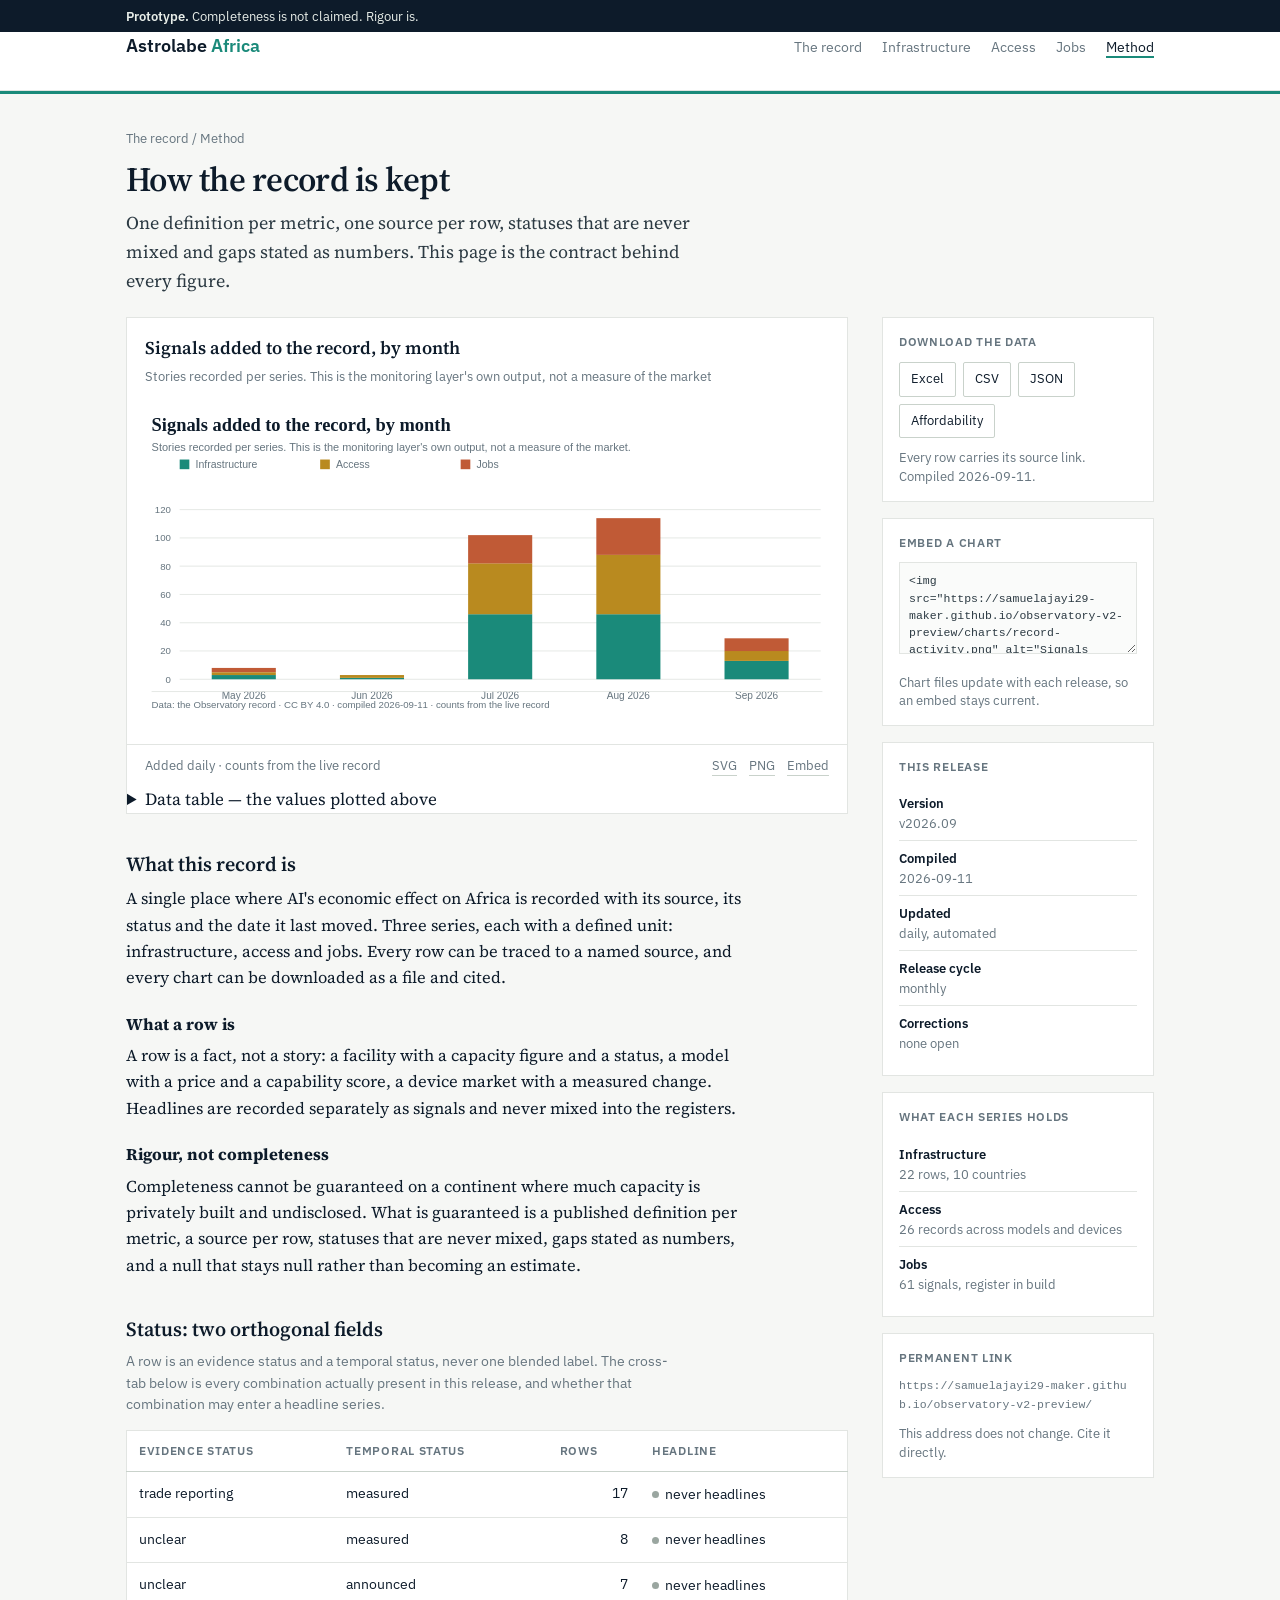
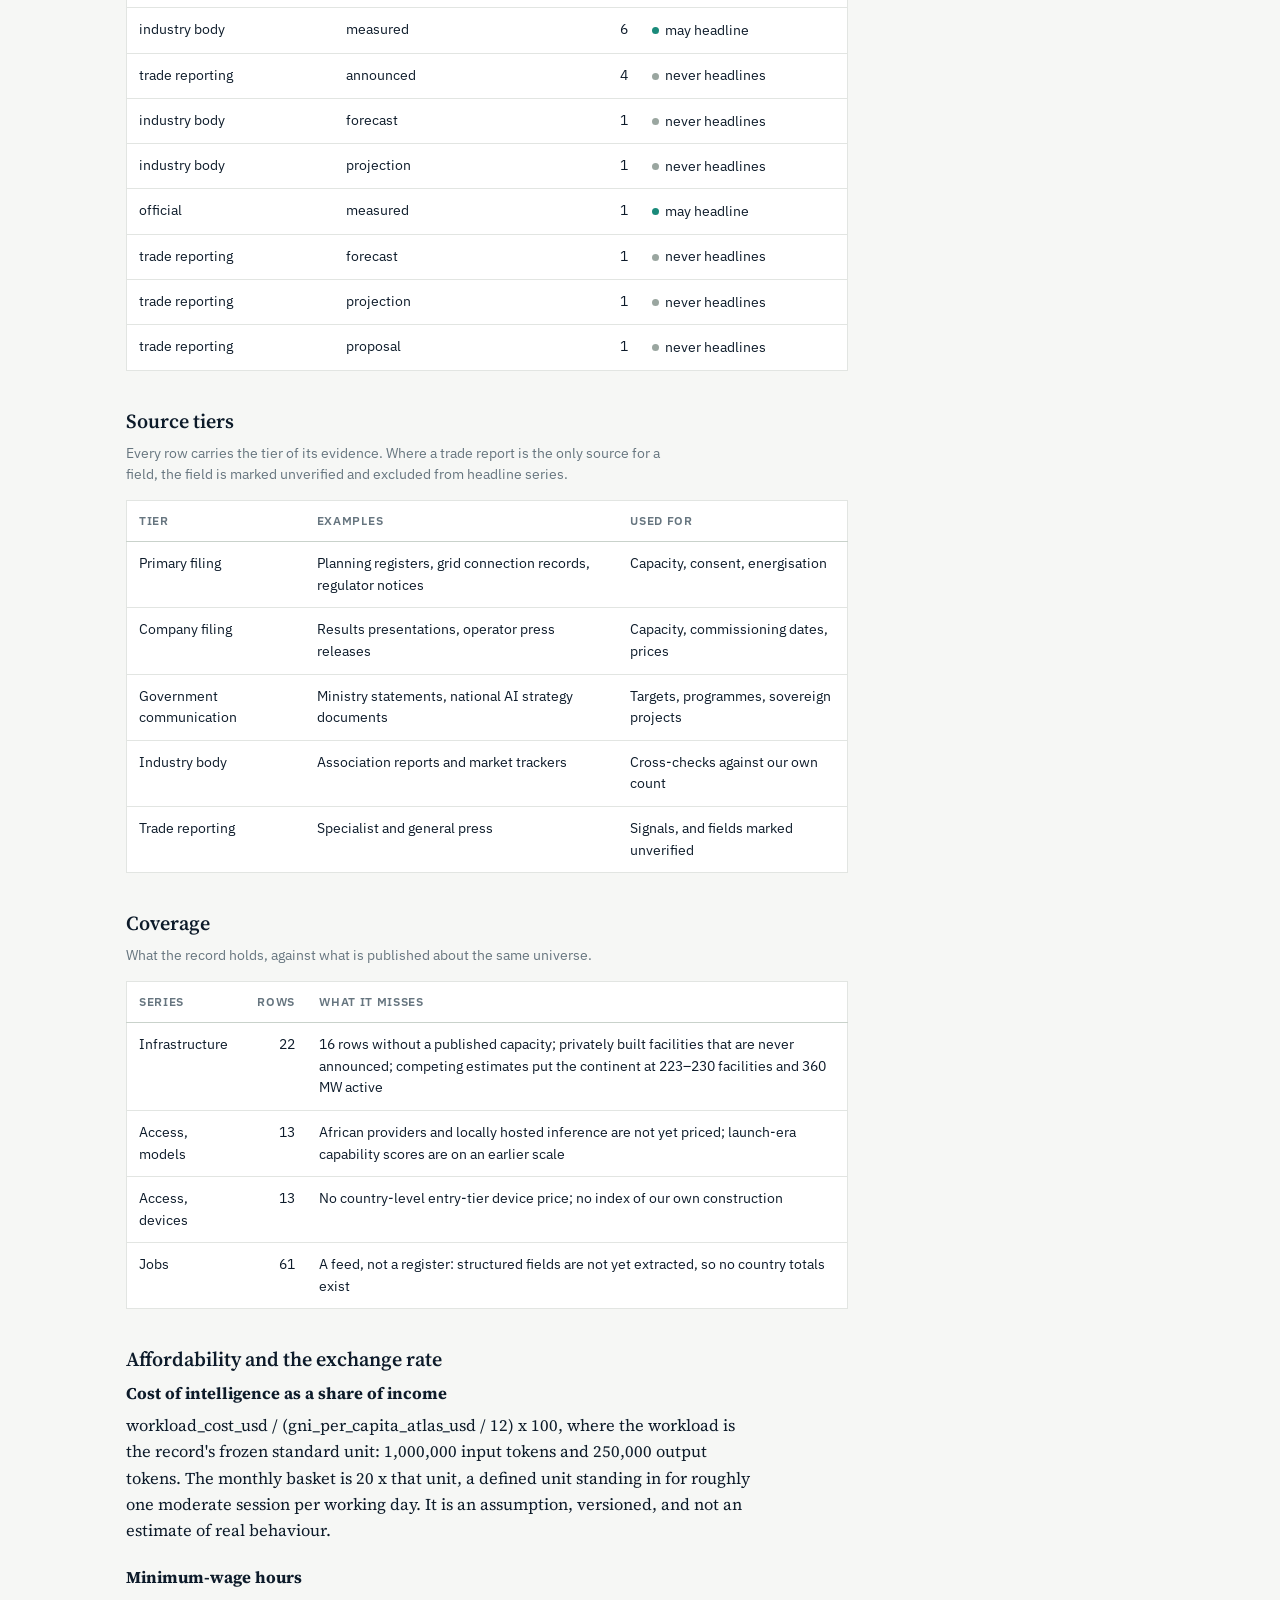
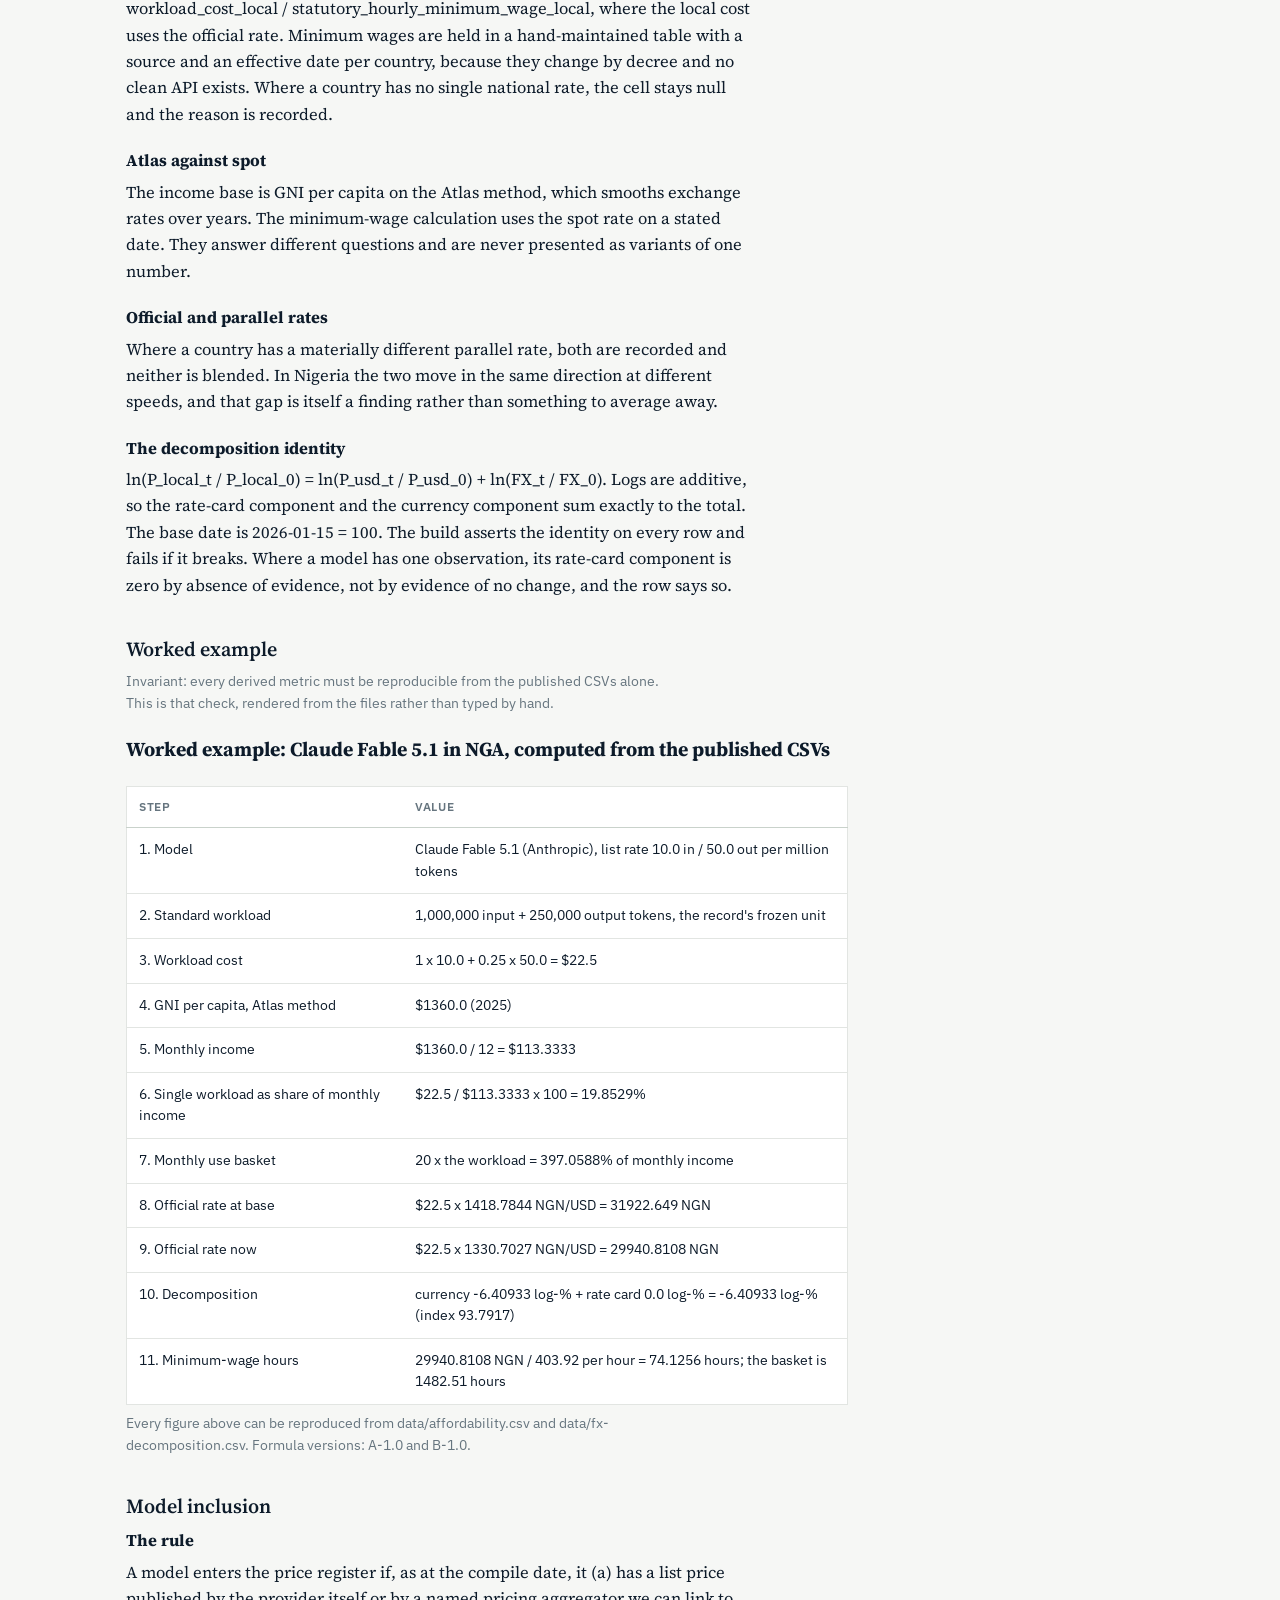
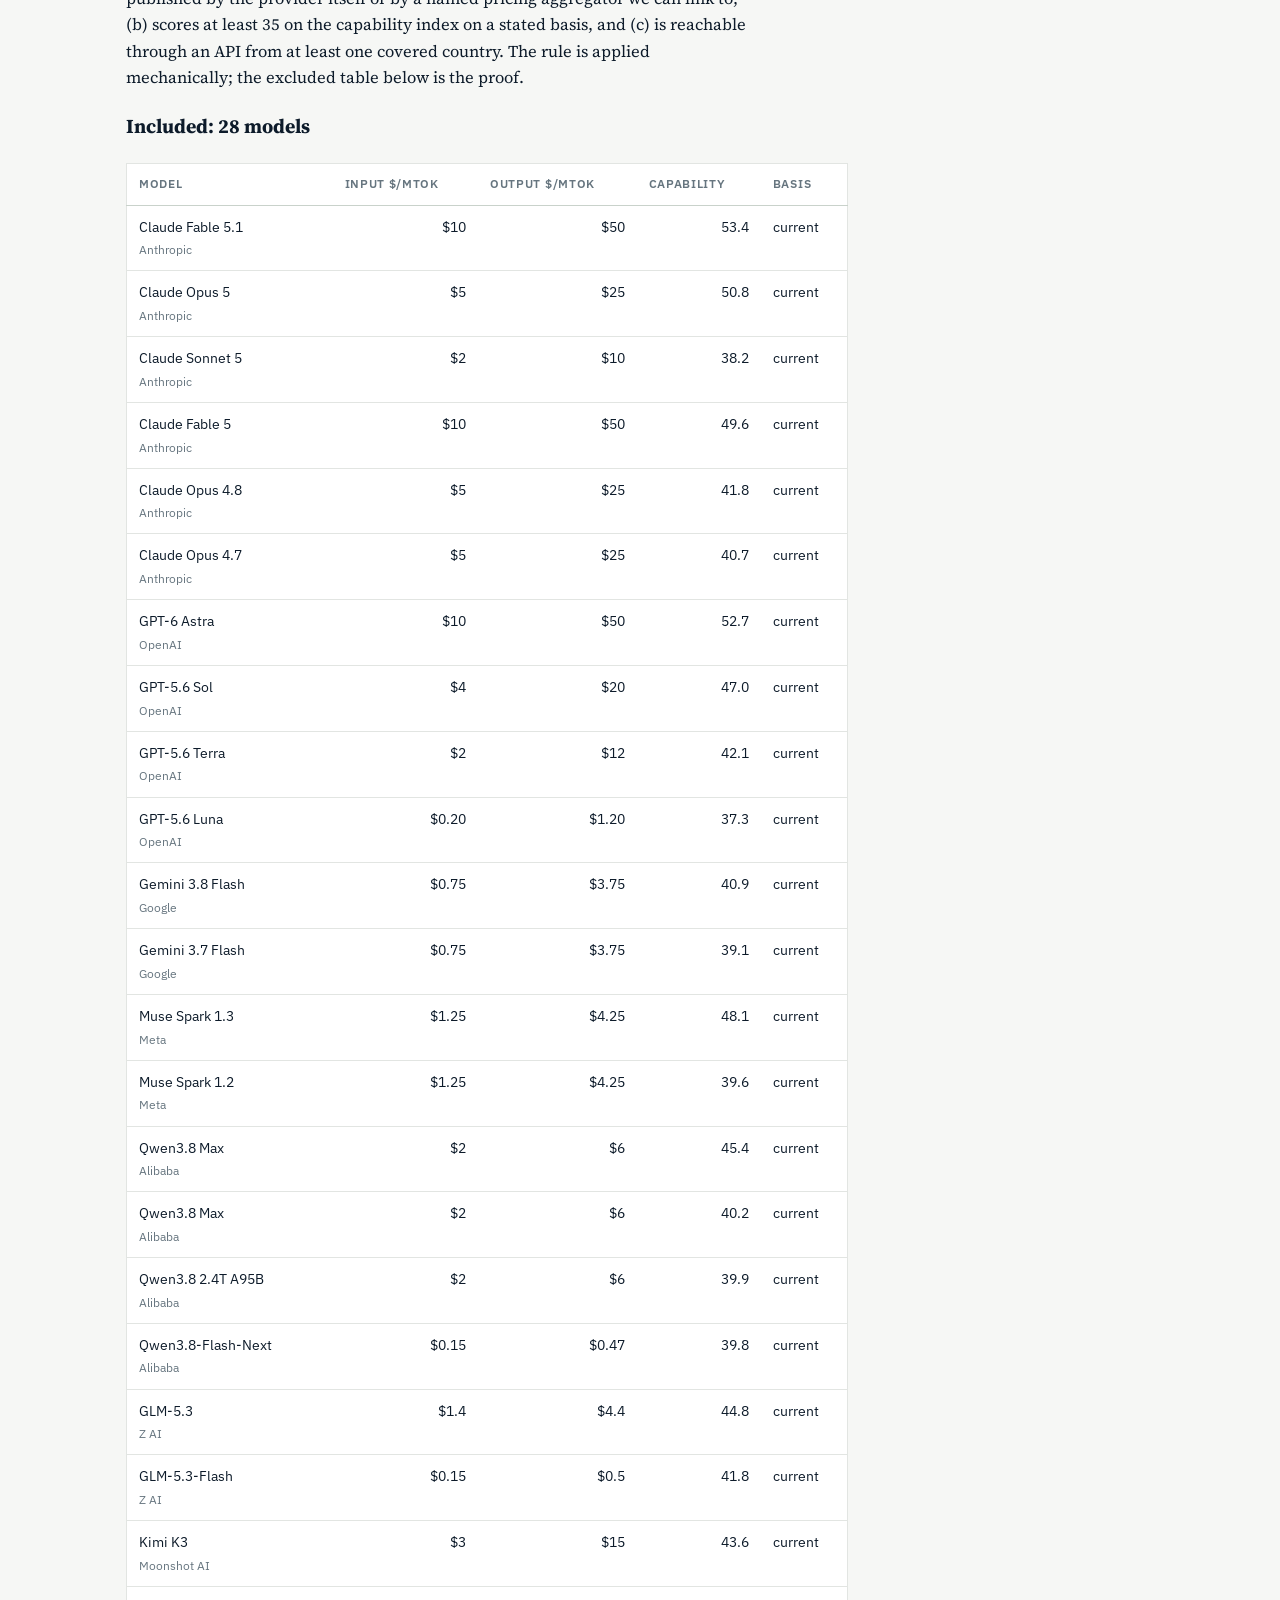
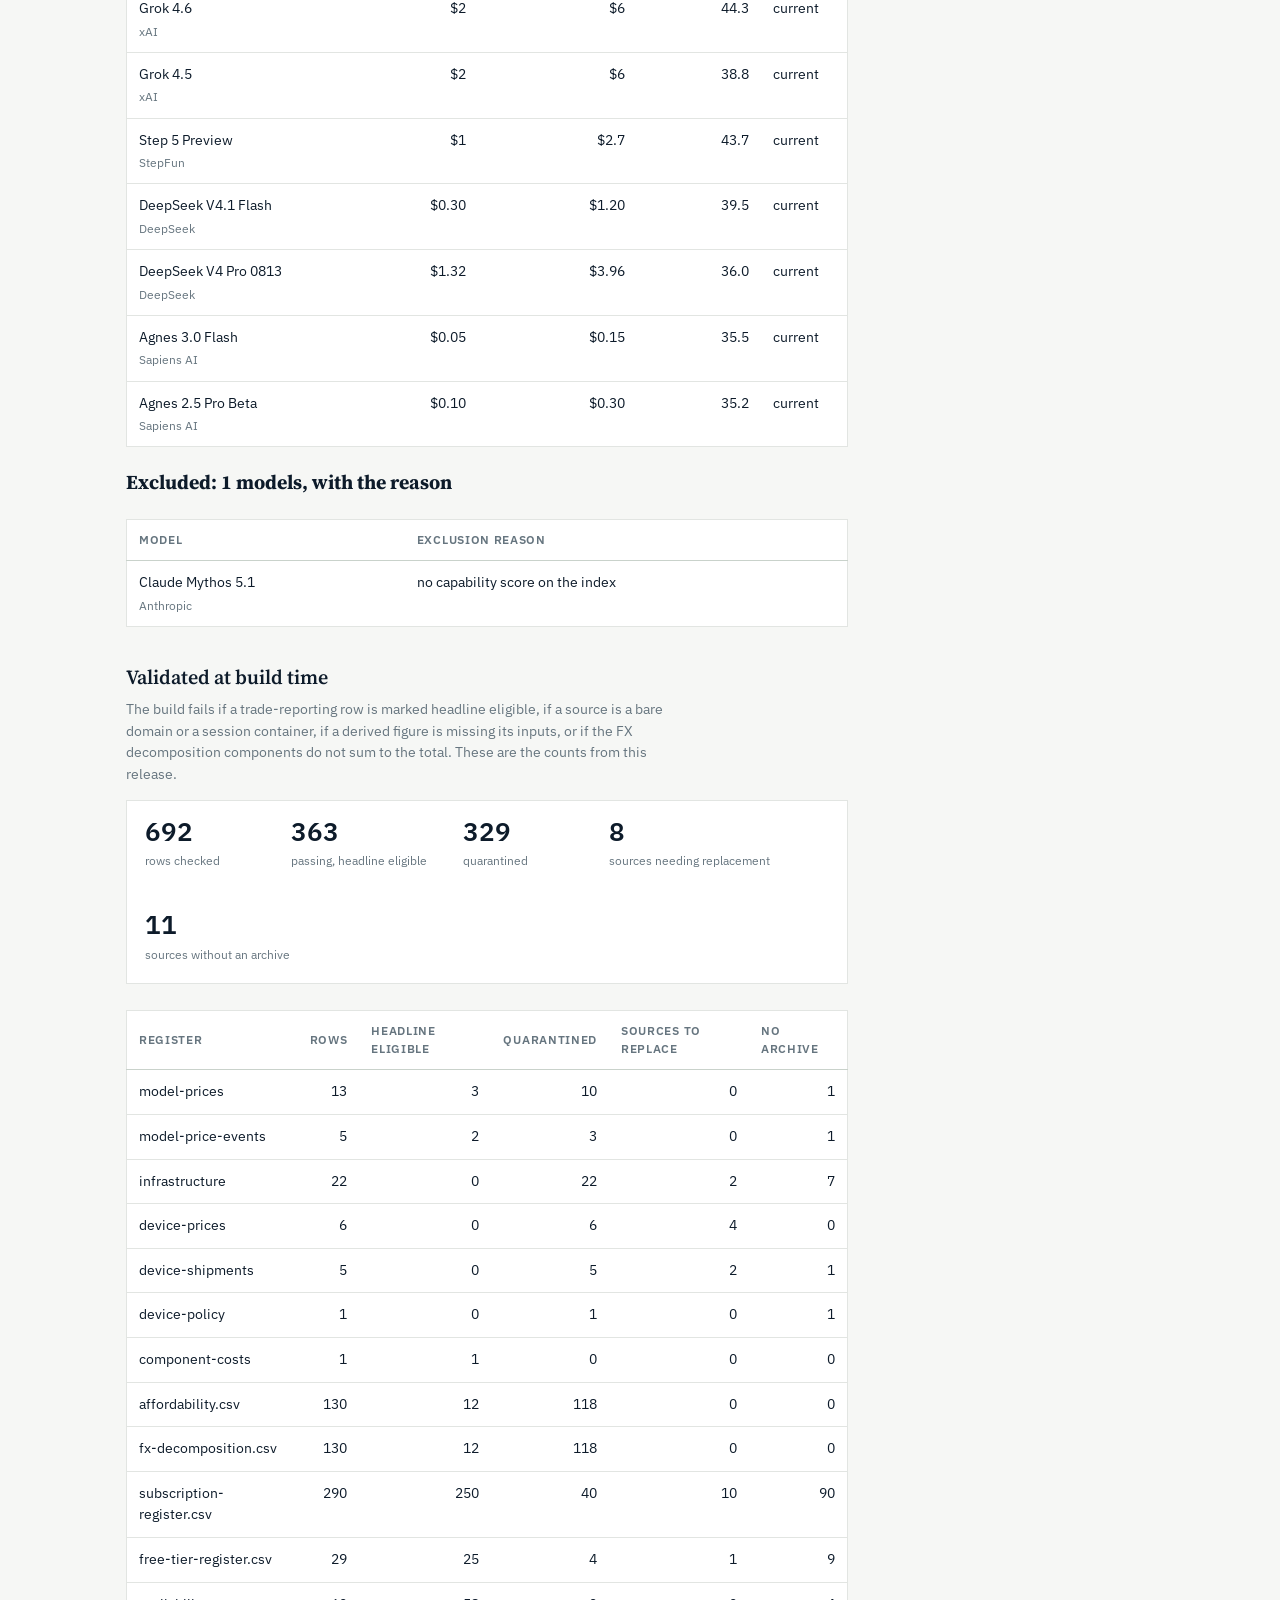
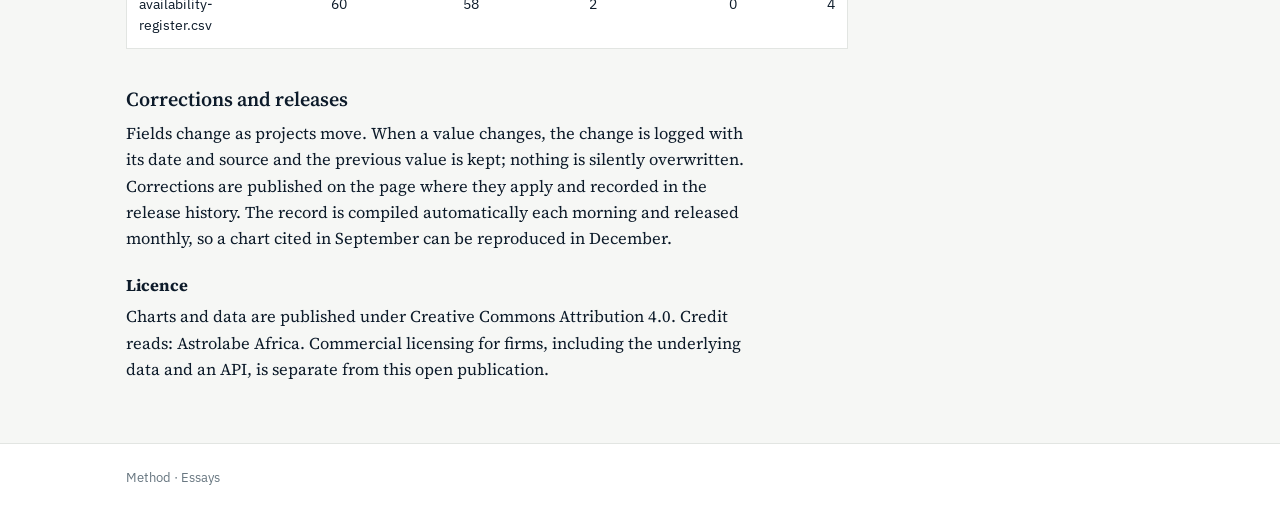
<file: method.html>
<!DOCTYPE html>
<html lang="en">
<head>
<meta charset="utf-8">
<meta name="viewport" content="width=device-width, initial-scale=1">
<title>Method, sources and coverage</title>
<link rel="preconnect" href="https://fonts.googleapis.com">
<link rel="preconnect" href="https://fonts.gstatic.com" crossorigin>
<link href="https://fonts.googleapis.com/css2?family=Source+Serif+4:opsz,wght@8..60,400;8..60,600&family=IBM+Plex+Sans:wght@400;500;600&display=swap" rel="stylesheet">
<link rel="stylesheet" href="css/style.css">
</head>
<body>
<div class="flag"><div class="wrap"><b>Prototype.</b> Completeness is not claimed. Rigour is.</div></div>
<header class="masthead"><div class="wrap">
  <a class="mark" href="index.html">Astrolabe <span>Africa</span></a>
  <nav class="nav"><a href="index.html">The record</a><a href="infrastructure.html">Infrastructure</a><a href="access.html">Access</a><a href="jobs.html">Jobs</a><a class="here" href="method.html">Method</a></nav>
</div></header>
<div class="accent-rule"></div>
<header class="title"><div class="wrap">
  <div class="crumb"><a href="index.html">The record</a> / Method</div>
  <h1>How the record is kept</h1>
  <p class="standfirst">One definition per metric, one source per row, statuses that are never mixed and gaps stated as numbers. This page is the contract behind every figure.</p>
</div></header>
<div class="wrap layout">
  <div>
    
    <div class="frame">
      <div class="frame-head">
        <h2>Signals added to the record, by month</h2>
        <p>Stories recorded per series. This is the monitoring layer&#x27;s own output, not a measure of the market</p>
      </div>
      <a href="https://samuelajayi29-maker.github.io/observatory-v2-preview/charts/record-activity.svg"><img src="charts/record-activity.svg" alt="Signals added to the record by month and series: May 8, Jun 3, Jul 102, Aug 114, Sep 29. This measures the monitoring layer, not the market."></a>
      <div class="frame-foot">
        <span>Added daily · counts from the live record</span>
        <span class="dl">
          <a href="https://samuelajayi29-maker.github.io/observatory-v2-preview/charts/record-activity.svg" download>SVG</a>
          <a href="https://samuelajayi29-maker.github.io/observatory-v2-preview/charts/record-activity.png" download>PNG</a>
          <a href="#embed">Embed</a>
        </span>
      </div>
      <details class="datatable"><summary>Data table &mdash; the values plotted above</summary><table class="register"><thead><tr><th>Month 2026</th><th>Jobs</th><th>Access</th><th>Infrastructure</th><th>Total</th></tr></thead><tbody><tr><td>May</td><td>3</td><td>2</td><td>3</td><td>8</td></tr><tr><td>Jun</td><td>0</td><td>2</td><td>1</td><td>3</td></tr><tr><td>Jul</td><td>20</td><td>36</td><td>46</td><td>102</td></tr><tr><td>Aug</td><td>26</td><td>42</td><td>46</td><td>114</td></tr><tr><td>Sep</td><td>9</td><td>7</td><td>13</td><td>29</td></tr></tbody></table></details>
    </div>
    <h2 class="sec">What this record is</h2>
    <div class="prose">
      <p>A single place where AI's economic effect on Africa is recorded with its source, its status and the date it
      last moved. Three series, each with a defined unit: infrastructure, access and jobs. Every row can be traced to
      a named source, and every chart can be downloaded as a file and cited.</p>
      <h3>What a row is</h3>
      <p>A row is a fact, not a story: a facility with a capacity figure and a status, a model with a price and a
      capability score, a device market with a measured change. Headlines are recorded separately as signals and never
      mixed into the registers.</p>
      <h3>Rigour, not completeness</h3>
      <p>Completeness cannot be guaranteed on a continent where much capacity is privately built and undisclosed.
      What is guaranteed is a published definition per metric, a source per row, statuses that are never mixed, gaps
      stated as numbers, and a null that stays null rather than becoming an estimate.</p>
    </div>
    <h2 class="sec">Status: two orthogonal fields</h2>
    <p class="sec-note">A row is an evidence status and a temporal status, never one blended label. The cross-tab
    below is every combination actually present in this release, and whether that combination may enter a
    headline series.</p>
    <table class="register">
      <thead><tr><th>Evidence status</th><th>Temporal status</th><th class="num">Rows</th><th>Headline</th></tr></thead>
      <tbody><tr><td class="pr">trade reporting</td><td>measured</td><td class="num">17</td><td><span class="st third"><i></i>never headlines</span></td></tr><tr><td class="pr">unclear</td><td>measured</td><td class="num">8</td><td><span class="st third"><i></i>never headlines</span></td></tr><tr><td class="pr">unclear</td><td>announced</td><td class="num">7</td><td><span class="st third"><i></i>never headlines</span></td></tr><tr><td class="pr">industry body</td><td>measured</td><td class="num">6</td><td><span class="st official"><i></i>may headline</span></td></tr><tr><td class="pr">trade reporting</td><td>announced</td><td class="num">4</td><td><span class="st third"><i></i>never headlines</span></td></tr><tr><td class="pr">industry body</td><td>forecast</td><td class="num">1</td><td><span class="st third"><i></i>never headlines</span></td></tr><tr><td class="pr">industry body</td><td>projection</td><td class="num">1</td><td><span class="st third"><i></i>never headlines</span></td></tr><tr><td class="pr">official</td><td>measured</td><td class="num">1</td><td><span class="st official"><i></i>may headline</span></td></tr><tr><td class="pr">trade reporting</td><td>forecast</td><td class="num">1</td><td><span class="st third"><i></i>never headlines</span></td></tr><tr><td class="pr">trade reporting</td><td>projection</td><td class="num">1</td><td><span class="st third"><i></i>never headlines</span></td></tr><tr><td class="pr">trade reporting</td><td>proposal</td><td class="num">1</td><td><span class="st third"><i></i>never headlines</span></td></tr></tbody>
    </table>

    <h2 class="sec">Source tiers</h2>
    <p class="sec-note">Every row carries the tier of its evidence. Where a trade report is the only source for a
    field, the field is marked unverified and excluded from headline series.</p>
    <table class="register">
      <thead><tr><th>Tier</th><th>Examples</th><th>Used for</th></tr></thead>
      <tbody>
        <tr><td class="pr">Primary filing</td><td>Planning registers, grid connection records, regulator notices</td><td>Capacity, consent, energisation</td></tr>
        <tr><td class="pr">Company filing</td><td>Results presentations, operator press releases</td><td>Capacity, commissioning dates, prices</td></tr>
        <tr><td class="pr">Government communication</td><td>Ministry statements, national AI strategy documents</td><td>Targets, programmes, sovereign projects</td></tr>
        <tr><td class="pr">Industry body</td><td>Association reports and market trackers</td><td>Cross-checks against our own count</td></tr>
        <tr><td class="pr">Trade reporting</td><td>Specialist and general press</td><td>Signals, and fields marked unverified</td></tr>
      </tbody>
    </table>
    <h2 class="sec">Coverage</h2>
    <p class="sec-note">What the record holds, against what is published about the same universe.</p>
    <table class="register">
      <thead><tr><th>Series</th><th class="num">Rows</th><th>What it misses</th></tr></thead>
      <tbody>
        <tr><td class="pr">Infrastructure</td><td class="num">22</td><td>16 rows without a published capacity; privately built facilities that are never announced; competing estimates put the continent at 223–230 facilities and 360 MW active</td></tr>
        <tr><td class="pr">Access, models</td><td class="num">13</td><td>African providers and locally hosted inference are not yet priced; launch-era capability scores are on an earlier scale</td></tr>
        <tr><td class="pr">Access, devices</td><td class="num">13</td><td>No country-level entry-tier device price; no index of our own construction</td></tr>
        <tr><td class="pr">Jobs</td><td class="num">61</td><td>A feed, not a register: structured fields are not yet extracted, so no country totals exist</td></tr>
      </tbody>
    </table>
    <h2 class="sec">Affordability and the exchange rate</h2>
    <div class="prose">
      <h3>Cost of intelligence as a share of income</h3>
      <p>workload_cost_usd / (gni_per_capita_atlas_usd / 12) x 100, where the workload is the record's frozen
      standard unit: 1,000,000 input tokens and 250,000 output tokens. The monthly basket is
      20 x that unit, a defined unit standing in for roughly one moderate session per working day. It is an
      assumption, versioned, and not an estimate of real behaviour.</p>
      <h3>Minimum-wage hours</h3>
      <p>workload_cost_local / statutory_hourly_minimum_wage_local, where the local cost uses the official rate.
      Minimum wages are held in a hand-maintained table with a source and an effective date per country, because
      they change by decree and no clean API exists. Where a country has no single national rate, the cell stays
      null and the reason is recorded.</p>
      <h3>Atlas against spot</h3>
      <p>The income base is GNI per capita on the Atlas method, which smooths exchange rates over years. The
      minimum-wage calculation uses the spot rate on a stated date. They answer different questions and are never
      presented as variants of one number.</p>
      <h3>Official and parallel rates</h3>
      <p>Where a country has a materially different parallel rate, both are recorded and neither is blended. In
      Nigeria the two move in the same direction at different speeds, and that gap is itself a finding rather than
      something to average away.</p>
      <h3>The decomposition identity</h3>
      <p>ln(P_local_t / P_local_0) = ln(P_usd_t / P_usd_0) + ln(FX_t / FX_0). Logs are additive, so the rate-card
      component and the currency component sum exactly to the total. The base date is 2026-01-15 = 100. The build
      asserts the identity on every row and fails if it breaks. Where a model has one observation, its rate-card
      component is zero by absence of evidence, not by evidence of no change, and the row says so.</p>
    </div>

    <h2 class="sec">Worked example</h2>
    <p class="sec-note">Invariant: every derived metric must be reproducible from the published CSVs alone. This is
    that check, rendered from the files rather than typed by hand.</p>
    <h3 class="regtitle">Worked example: Claude Fable 5.1 in NGA, computed from the published CSVs</h3><table class="register"><thead><tr><th>Step</th><th>Value</th></tr></thead><tbody><tr><td class="pr">1. Model</td><td>Claude Fable 5.1 (Anthropic), list rate 10.0 in / 50.0 out per million tokens</td></tr><tr><td class="pr">2. Standard workload</td><td>1,000,000 input + 250,000 output tokens, the record&#x27;s frozen unit</td></tr><tr><td class="pr">3. Workload cost</td><td>1 x 10.0 + 0.25 x 50.0 = $22.5</td></tr><tr><td class="pr">4. GNI per capita, Atlas method</td><td>$1360.0 (2025)</td></tr><tr><td class="pr">5. Monthly income</td><td>$1360.0 / 12 = $113.3333</td></tr><tr><td class="pr">6. Single workload as share of monthly income</td><td>$22.5 / $113.3333 x 100 = 19.8529%</td></tr><tr><td class="pr">7. Monthly use basket</td><td>20 x the workload = 397.0588% of monthly income</td></tr><tr><td class="pr">8. Official rate at base</td><td>$22.5 x 1418.7844 NGN/USD = 31922.649 NGN</td></tr><tr><td class="pr">9. Official rate now</td><td>$22.5 x 1330.7027 NGN/USD = 29940.8108 NGN</td></tr><tr><td class="pr">10. Decomposition</td><td>currency -6.40933 log-% + rate card 0.0 log-% = -6.40933 log-% (index 93.7917)</td></tr><tr><td class="pr">11. Minimum-wage hours</td><td>29940.8108 NGN / 403.92 per hour = 74.1256 hours; the basket is 1482.51 hours</td></tr></tbody></table><p class="sec-note">Every figure above can be reproduced from data/affordability.csv and data/fx-decomposition.csv. Formula versions: A-1.0 and B-1.0.</p>

    <h2 class="sec">Model inclusion</h2>
    <div class="prose"><h3>The rule</h3><p>A model enters the price register if, as at the compile date, it (a) has a list price published by the provider itself or by a named pricing aggregator we can link to, (b) scores at least 35 on the capability index on a stated basis, and (c) is reachable through an API from at least one covered country. The rule is applied mechanically; the excluded table below is the proof.</p></div><h3 class="regtitle">Included: 28 models</h3><table class="register"><thead><tr><th>Model</th><th class="num">Input $/Mtok</th><th class="num">Output $/Mtok</th><th class="num">Capability</th><th>Basis</th></tr></thead><tbody><tr><td class="pr">Claude Fable 5.1<span class="sub">Anthropic</span></td><td class="num">$10</td><td class="num">$50</td><td class="num">53.4</td><td>current</td></tr><tr><td class="pr">Claude Opus 5<span class="sub">Anthropic</span></td><td class="num">$5</td><td class="num">$25</td><td class="num">50.8</td><td>current</td></tr><tr><td class="pr">Claude Sonnet 5<span class="sub">Anthropic</span></td><td class="num">$2</td><td class="num">$10</td><td class="num">38.2</td><td>current</td></tr><tr><td class="pr">Claude Fable 5<span class="sub">Anthropic</span></td><td class="num">$10</td><td class="num">$50</td><td class="num">49.6</td><td>current</td></tr><tr><td class="pr">Claude Opus 4.8<span class="sub">Anthropic</span></td><td class="num">$5</td><td class="num">$25</td><td class="num">41.8</td><td>current</td></tr><tr><td class="pr">Claude Opus 4.7<span class="sub">Anthropic</span></td><td class="num">$5</td><td class="num">$25</td><td class="num">40.7</td><td>current</td></tr><tr><td class="pr">GPT-6 Astra<span class="sub">OpenAI</span></td><td class="num">$10</td><td class="num">$50</td><td class="num">52.7</td><td>current</td></tr><tr><td class="pr">GPT-5.6 Sol<span class="sub">OpenAI</span></td><td class="num">$4</td><td class="num">$20</td><td class="num">47.0</td><td>current</td></tr><tr><td class="pr">GPT-5.6 Terra<span class="sub">OpenAI</span></td><td class="num">$2</td><td class="num">$12</td><td class="num">42.1</td><td>current</td></tr><tr><td class="pr">GPT-5.6 Luna<span class="sub">OpenAI</span></td><td class="num">$0.20</td><td class="num">$1.20</td><td class="num">37.3</td><td>current</td></tr><tr><td class="pr">Gemini 3.8 Flash<span class="sub">Google</span></td><td class="num">$0.75</td><td class="num">$3.75</td><td class="num">40.9</td><td>current</td></tr><tr><td class="pr">Gemini 3.7 Flash<span class="sub">Google</span></td><td class="num">$0.75</td><td class="num">$3.75</td><td class="num">39.1</td><td>current</td></tr><tr><td class="pr">Muse Spark 1.3<span class="sub">Meta</span></td><td class="num">$1.25</td><td class="num">$4.25</td><td class="num">48.1</td><td>current</td></tr><tr><td class="pr">Muse Spark 1.2<span class="sub">Meta</span></td><td class="num">$1.25</td><td class="num">$4.25</td><td class="num">39.6</td><td>current</td></tr><tr><td class="pr">Qwen3.8 Max<span class="sub">Alibaba</span></td><td class="num">$2</td><td class="num">$6</td><td class="num">45.4</td><td>current</td></tr><tr><td class="pr">Qwen3.8 Max<span class="sub">Alibaba</span></td><td class="num">$2</td><td class="num">$6</td><td class="num">40.2</td><td>current</td></tr><tr><td class="pr">Qwen3.8 2.4T A95B<span class="sub">Alibaba</span></td><td class="num">$2</td><td class="num">$6</td><td class="num">39.9</td><td>current</td></tr><tr><td class="pr">Qwen3.8-Flash-Next<span class="sub">Alibaba</span></td><td class="num">$0.15</td><td class="num">$0.47</td><td class="num">39.8</td><td>current</td></tr><tr><td class="pr">GLM-5.3<span class="sub">Z AI</span></td><td class="num">$1.4</td><td class="num">$4.4</td><td class="num">44.8</td><td>current</td></tr><tr><td class="pr">GLM-5.3-Flash<span class="sub">Z AI</span></td><td class="num">$0.15</td><td class="num">$0.5</td><td class="num">41.8</td><td>current</td></tr><tr><td class="pr">Kimi K3<span class="sub">Moonshot AI</span></td><td class="num">$3</td><td class="num">$15</td><td class="num">43.6</td><td>current</td></tr><tr><td class="pr">Grok 4.6<span class="sub">xAI</span></td><td class="num">$2</td><td class="num">$6</td><td class="num">44.3</td><td>current</td></tr><tr><td class="pr">Grok 4.5<span class="sub">xAI</span></td><td class="num">$2</td><td class="num">$6</td><td class="num">38.8</td><td>current</td></tr><tr><td class="pr">Step 5 Preview<span class="sub">StepFun</span></td><td class="num">$1</td><td class="num">$2.7</td><td class="num">43.7</td><td>current</td></tr><tr><td class="pr">DeepSeek V4.1 Flash<span class="sub">DeepSeek</span></td><td class="num">$0.30</td><td class="num">$1.20</td><td class="num">39.5</td><td>current</td></tr><tr><td class="pr">DeepSeek V4 Pro 0813<span class="sub">DeepSeek</span></td><td class="num">$1.32</td><td class="num">$3.96</td><td class="num">36.0</td><td>current</td></tr><tr><td class="pr">Agnes 3.0 Flash<span class="sub">Sapiens AI</span></td><td class="num">$0.05</td><td class="num">$0.15</td><td class="num">35.5</td><td>current</td></tr><tr><td class="pr">Agnes 2.5 Pro Beta<span class="sub">Sapiens AI</span></td><td class="num">$0.10</td><td class="num">$0.30</td><td class="num">35.2</td><td>current</td></tr></tbody></table><h3 class="regtitle">Excluded: 1 models, with the reason</h3><table class="register"><thead><tr><th>Model</th><th>Exclusion reason</th></tr></thead><tbody><tr><td class="pr">Claude Mythos 5.1<span class="sub">Anthropic</span></td><td>no capability score on the index</td></tr></tbody></table>

    <h2 class="sec">Validated at build time</h2>
    <p class="sec-note">The build fails if a trade-reporting row is marked headline eligible, if a source is a bare
    domain or a session container, if a derived figure is missing its inputs, or if the FX decomposition components
    do not sum to the total. These are the counts from this release.</p>
    <div class="readout"><div><b>692</b><small>rows checked</small></div><div><b>363</b><small>passing, headline eligible</small></div><div><b>329</b><small>quarantined</small></div><div><b>8</b><small>sources needing replacement</small></div><div><b>11</b><small>sources without an archive</small></div></div>
    <table class="register">
      <thead><tr><th>Register</th><th class="num">Rows</th><th class="num">Headline eligible</th>
      <th class="num">Quarantined</th><th class="num">Sources to replace</th><th class="num">No archive</th></tr></thead>
      <tbody><tr><td class="pr">model-prices</td><td class="num">13</td><td class="num">3</td><td class="num">10</td><td class="num">0</td><td class="num">1</td></tr><tr><td class="pr">model-price-events</td><td class="num">5</td><td class="num">2</td><td class="num">3</td><td class="num">0</td><td class="num">1</td></tr><tr><td class="pr">infrastructure</td><td class="num">22</td><td class="num">0</td><td class="num">22</td><td class="num">2</td><td class="num">7</td></tr><tr><td class="pr">device-prices</td><td class="num">6</td><td class="num">0</td><td class="num">6</td><td class="num">4</td><td class="num">0</td></tr><tr><td class="pr">device-shipments</td><td class="num">5</td><td class="num">0</td><td class="num">5</td><td class="num">2</td><td class="num">1</td></tr><tr><td class="pr">device-policy</td><td class="num">1</td><td class="num">0</td><td class="num">1</td><td class="num">0</td><td class="num">1</td></tr><tr><td class="pr">component-costs</td><td class="num">1</td><td class="num">1</td><td class="num">0</td><td class="num">0</td><td class="num">0</td></tr><tr><td class="pr">affordability.csv</td><td class="num">130</td><td class="num">12</td><td class="num">118</td><td class="num">0</td><td class="num">0</td></tr><tr><td class="pr">fx-decomposition.csv</td><td class="num">130</td><td class="num">12</td><td class="num">118</td><td class="num">0</td><td class="num">0</td></tr><tr><td class="pr">subscription-register.csv</td><td class="num">290</td><td class="num">250</td><td class="num">40</td><td class="num">10</td><td class="num">90</td></tr><tr><td class="pr">free-tier-register.csv</td><td class="num">29</td><td class="num">25</td><td class="num">4</td><td class="num">1</td><td class="num">9</td></tr><tr><td class="pr">availability-register.csv</td><td class="num">60</td><td class="num">58</td><td class="num">2</td><td class="num">0</td><td class="num">4</td></tr></tbody>
    </table>

    <h2 class="sec">Corrections and releases</h2>
    <div class="prose">
      <p>Fields change as projects move. When a value changes, the change is logged with its date and source and the
      previous value is kept; nothing is silently overwritten. Corrections are published on the page where they apply
      and recorded in the release history. The record is compiled automatically each morning and released monthly, so
      a chart cited in September can be reproduced in December.</p>
      <h3>Licence</h3>
      <p>Charts and data are published under Creative Commons Attribution 4.0. Credit reads: Astrolabe Africa. Commercial
      licensing for firms, including the underlying data and an API, is separate from this open publication.</p>
    </div></div>

  <aside class="side">
    <div class="box">
      <h3>Download the data</h3>
      <div class="files"><a href="data/ai-access-observatory.xlsx" download>Excel</a><a href="data/items.csv" download>CSV</a><a href="data/items.json" download>JSON</a><a href="data/affordability.csv" download>Affordability</a></div>
      <p>Every row carries its source link. Compiled 2026-09-11.</p>
    </div>
    <div class="box" id="embed">
      <h3>Embed a chart</h3>
      <textarea readonly>&lt;img src="https://samuelajayi29-maker.github.io/observatory-v2-preview/charts/record-activity.png" alt="Signals added to the record, by month"&gt;</textarea>
      <p>Chart files update with each release, so an embed stays current.</p>
    </div>
    <div class="box">
      <h3>This release</h3>
      <ul><li><b>Version</b>v2026.09</li><li><b>Compiled</b>2026-09-11</li><li><b>Updated</b>daily, automated</li><li><b>Release cycle</b>monthly</li><li><b>Corrections</b>none open</li></ul>
    </div>
    <div class="box">
      <h3>What each series holds</h3>
      <ul><li><b>Infrastructure</b>22 rows, 10 countries</li><li><b>Access</b>26 records across models and devices</li><li><b>Jobs</b>61 signals, register in build</li></ul>
    </div>
    <div class="box">
      <h3>Permanent link</h3>
      <div class="perm">https://samuelajayi29-maker.github.io/observatory-v2-preview/</div>
      <p>This address does not change. Cite it directly.</p>
    </div>
  </aside>
</div>
<footer><div class="wrap">
  <a href="method.html">Method</a> &middot; <a href="analysis.html">Essays</a>
</div></footer>
</body>
</html>
</file>
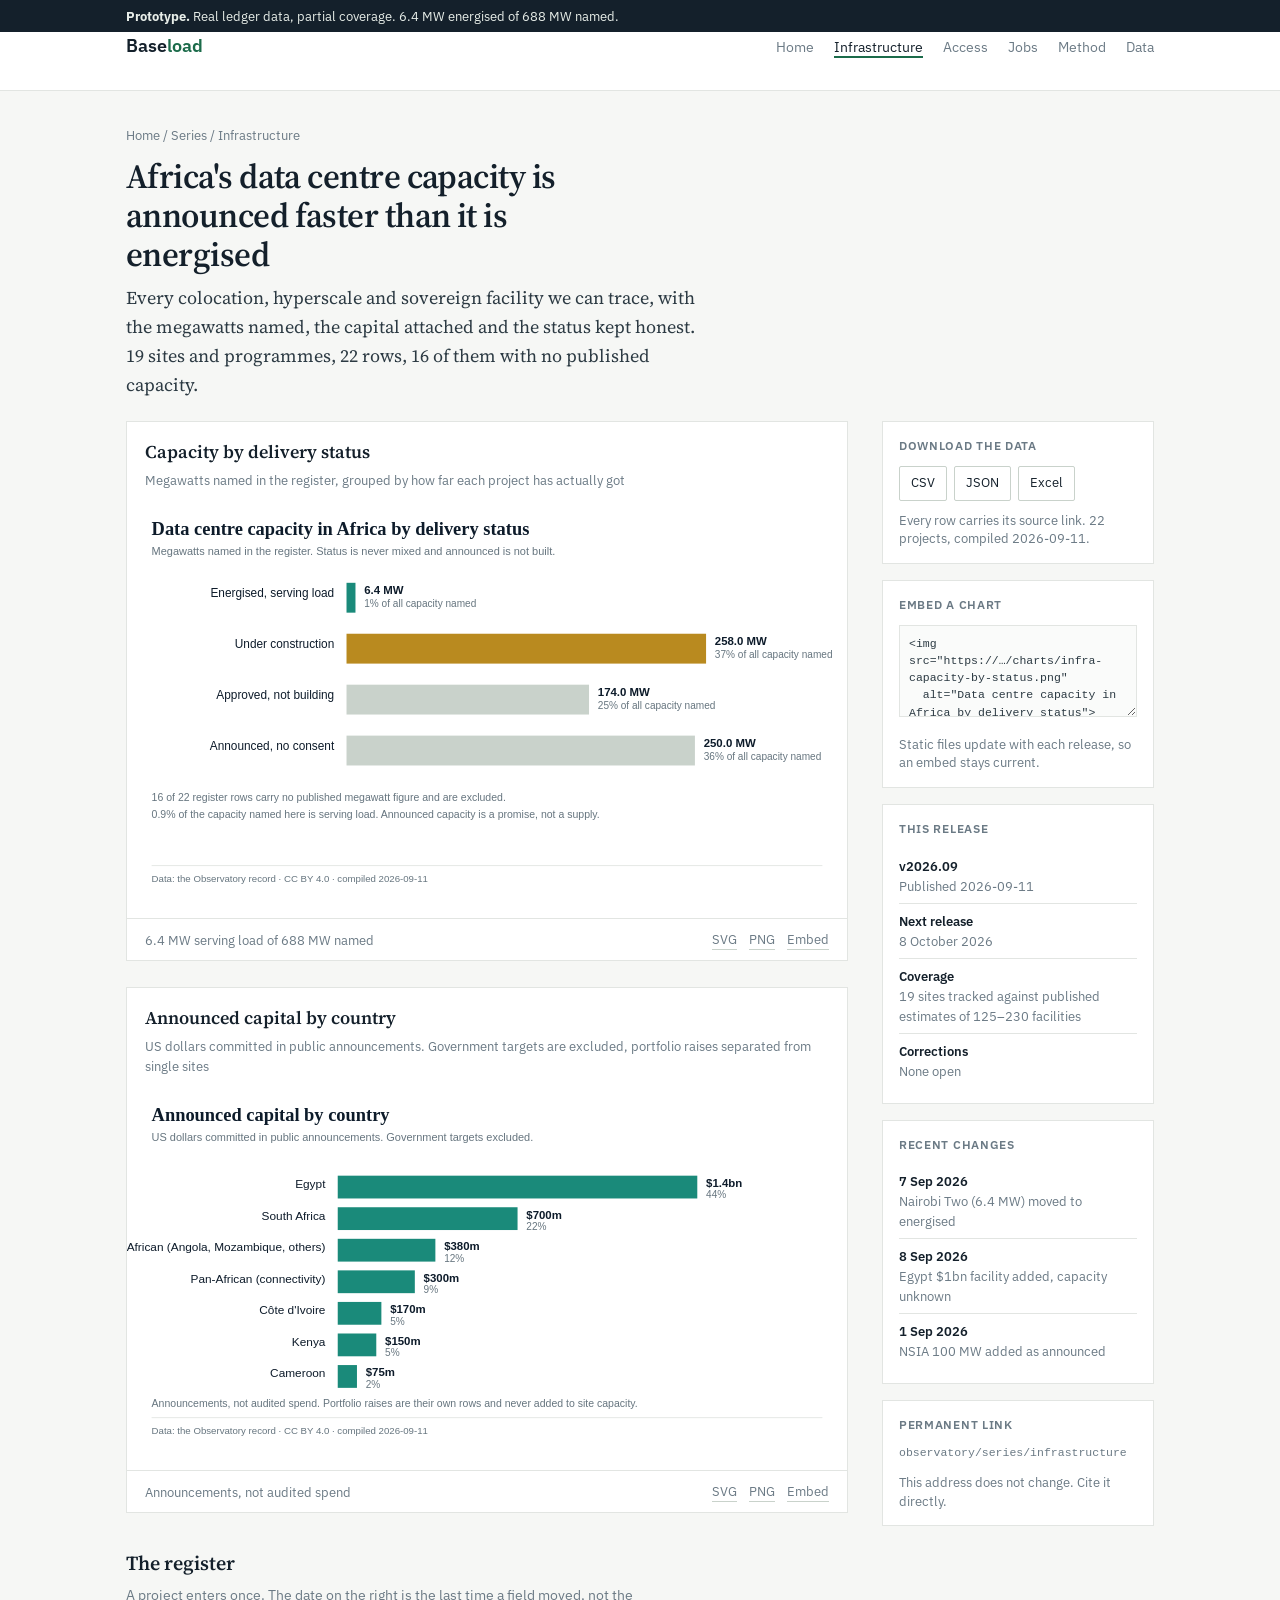
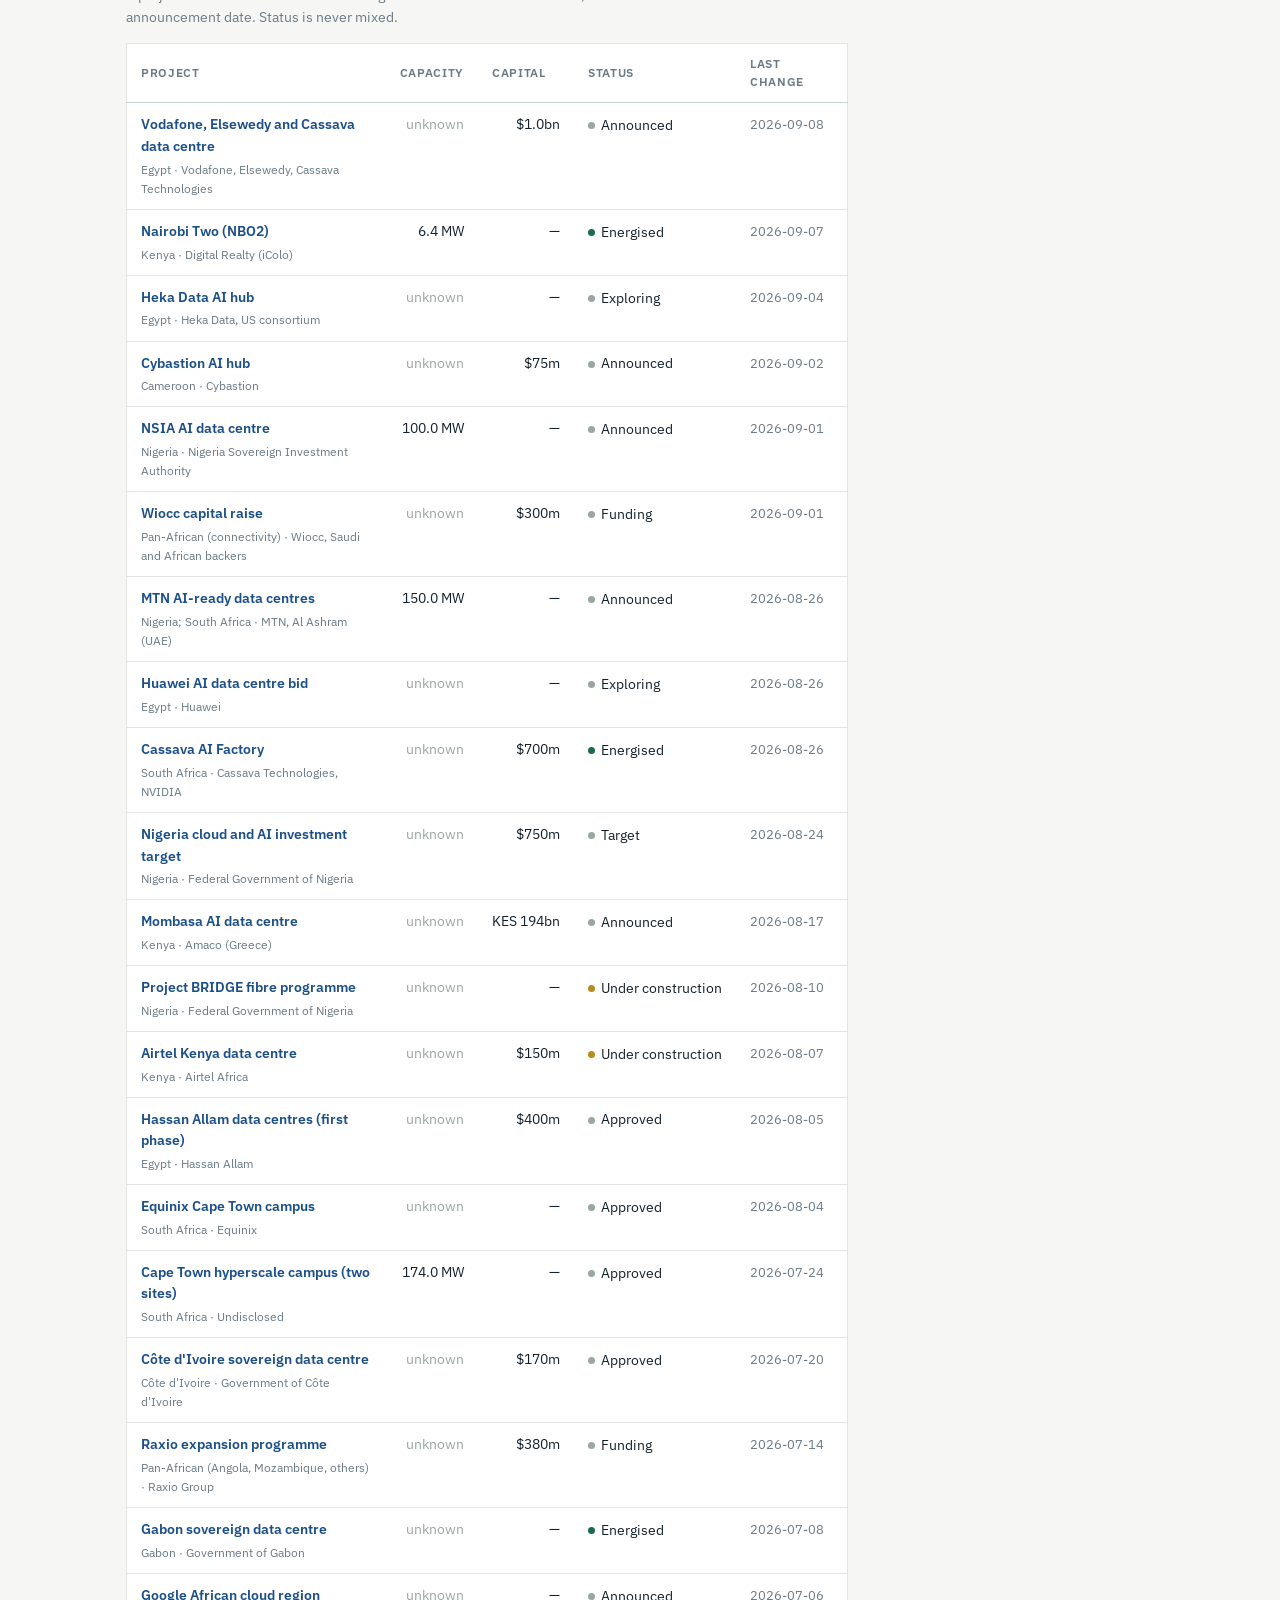
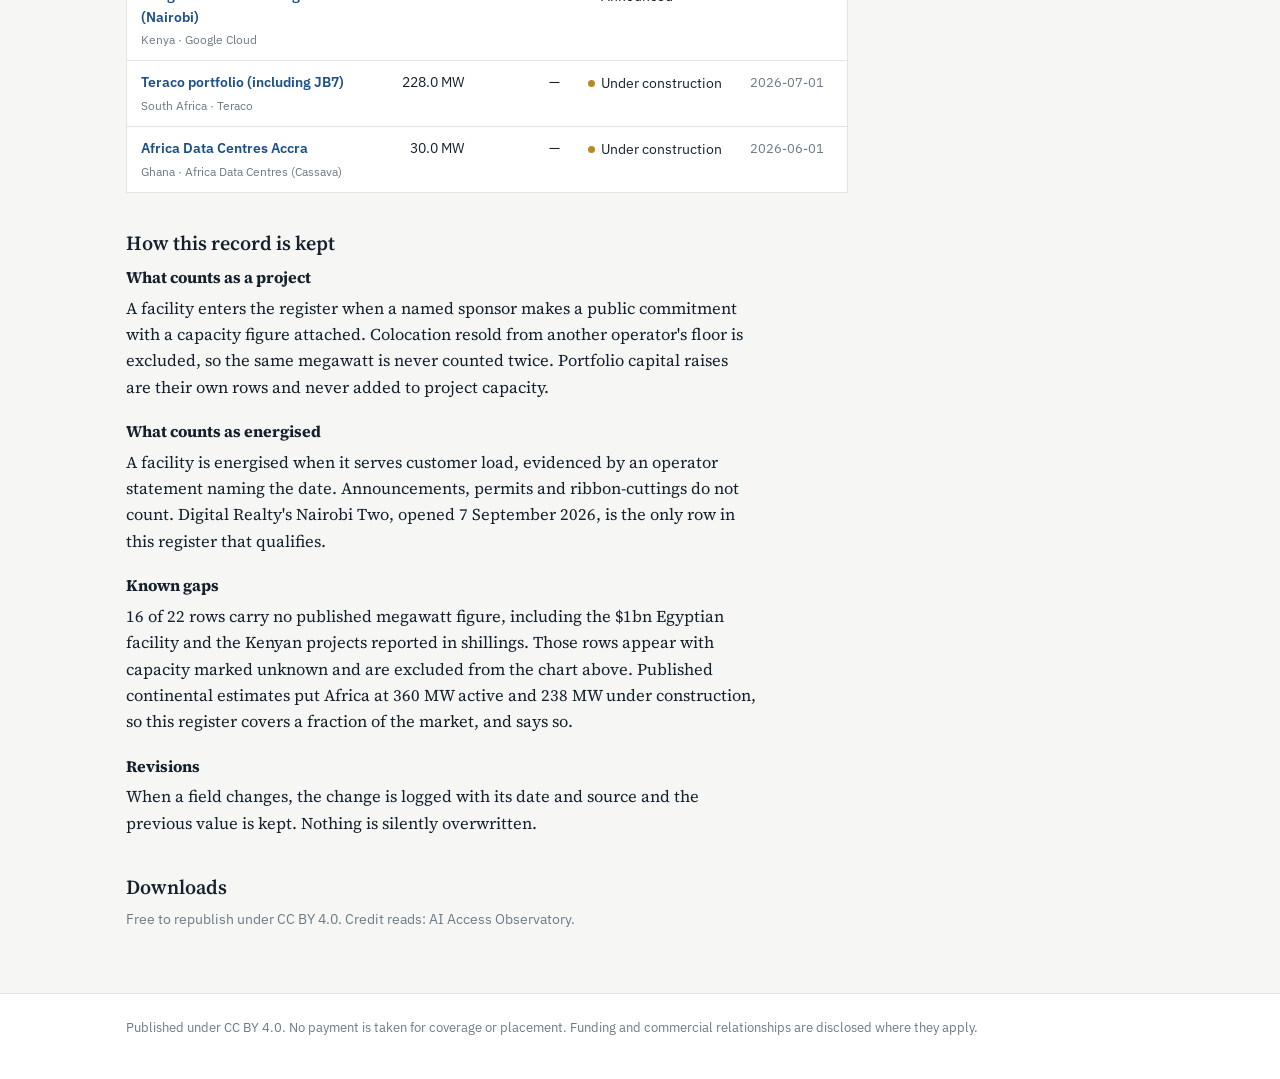
<file: series/infrastructure.html>
<!DOCTYPE html>
<html lang="en">
<head>
<meta charset="utf-8">
<meta name="viewport" content="width=device-width, initial-scale=1">
<title>Data centre capacity in Africa, announced against energised</title>
<link rel="preconnect" href="https://fonts.googleapis.com">
<link rel="preconnect" href="https://fonts.gstatic.com" crossorigin>
<link href="https://fonts.googleapis.com/css2?family=Source+Serif+4:opsz,wght@8..60,400;8..60,600&family=IBM+Plex+Sans:wght@400;500;600&display=swap" rel="stylesheet">
<style>
  :root {
    --ground:#F6F7F5; --surface:#FFFFFF; --ink:#14202B; --muted:#6B7A85;
    --rule:#E2E5E2; --rule-strong:#C9D2CB; --live:#1B6B4A; --plan:#B98A1F; --action:#1B4F8A;
    --serif:"Source Serif 4",Georgia,serif;
    --sans:"IBM Plex Sans",-apple-system,"Segoe UI",Helvetica,Arial,sans-serif;
  }
  *{box-sizing:border-box}
  body{margin:0;background:var(--ground);color:var(--ink);font-family:var(--serif);font-size:17px;
       line-height:1.6;font-variant-numeric:tabular-nums;-webkit-font-smoothing:antialiased}
  a{color:var(--action);text-decoration:none;border-bottom:1px solid rgba(27,79,138,.28)}
  a:hover{border-bottom-color:var(--action)}
  a:focus-visible,button:focus-visible{outline:2px solid var(--action);outline-offset:3px}
  .wrap{max-width:1080px;margin:0 auto;padding:0 26px}

  .flag{background:#14202B;color:#E7EDE8;font-family:var(--sans);font-size:12.5px;padding:6px 0}
  .masthead{background:var(--surface);border-bottom:1px solid var(--rule)}
  .masthead .wrap{display:flex;align-items:baseline;gap:30px;height:58px}
  .mark{font-family:var(--sans);font-weight:600;font-size:18px;color:var(--ink);border:0}
  .mark span{color:var(--live)}
  .nav{margin-left:auto;display:flex;gap:20px;font-family:var(--sans);font-size:14px}
  .nav a{color:var(--muted);border:0} .nav a:hover{color:var(--ink)}
  .nav a.here{color:var(--ink);box-shadow:inset 0 -2px 0 var(--live)}

  header.title{padding:34px 0 22px}
  .crumb{font-family:var(--sans);font-size:12.5px;color:var(--muted);margin-bottom:12px}
  .crumb a{color:var(--muted);border:0}
  h1{font-size:34px;line-height:1.15;letter-spacing:-.016em;margin:0 0 10px;max-width:26ch;font-weight:600}
  .standfirst{font-size:18px;color:#2C3A43;margin:0;max-width:64ch}

  .layout{display:grid;grid-template-columns:minmax(0,1fr) 272px;gap:34px;padding-bottom:48px;align-items:start}
  .frame{background:var(--surface);border:1px solid var(--rule);margin-bottom:26px}
  .frame-head{padding:16px 18px 0}
  .frame-head h2{font-size:18px;font-weight:600;margin:0 0 3px}
  .frame-head p{font-family:var(--sans);font-size:12.5px;color:var(--muted);margin:0}
  .frame img{display:block;width:100%;height:auto;padding:12px 0 0}
  .frame-foot{display:flex;gap:14px;align-items:center;flex-wrap:wrap;border-top:1px solid var(--rule);
               margin-top:12px;padding:10px 18px;font-family:var(--sans);font-size:12.5px;color:var(--muted)}
  .frame-foot .dl{margin-left:auto;display:flex;gap:12px}
  .frame-foot a{color:var(--muted);border-bottom-color:var(--rule-strong)}

  h2.sec{font-size:20px;font-weight:600;margin:34px 0 6px}
  .sec-note{font-family:var(--sans);font-size:13.5px;color:var(--muted);margin:0 0 14px;max-width:70ch}

  table.register{width:100%;border-collapse:collapse;background:var(--surface);border:1px solid var(--rule);
                  font-family:var(--sans);font-size:13.5px}
  .register th{text-align:left;font-weight:600;color:var(--muted);font-size:11.5px;letter-spacing:.06em;
                text-transform:uppercase;padding:11px 14px;border-bottom:1px solid var(--rule-strong)}
  .register td{padding:11px 14px;border-bottom:1px solid var(--rule);vertical-align:top}
  .register tr:last-child td{border-bottom:0}
  .register td.num{text-align:right;white-space:nowrap}
  .register .pr a{font-weight:600;font-family:var(--sans);border:0}
  .register .sub{display:block;color:var(--muted);font-size:12px;margin-top:2px}
  .register .chg{color:var(--muted);font-size:12.5px;white-space:nowrap}
  .register .muted{color:#9AA6A0}
  .st{display:inline-flex;align-items:center;gap:6px;white-space:nowrap}
  .st i{width:7px;height:7px;border-radius:50%;display:inline-block}
  .st.live i{background:var(--live)} .st.build i{background:var(--plan)} .st.soft i{background:#9AA6A0}

  .side .box{background:var(--surface);border:1px solid var(--rule);padding:15px 16px;margin-bottom:16px}
  .side h3{font-family:var(--sans);font-size:11.5px;letter-spacing:.06em;text-transform:uppercase;
            color:var(--muted);margin:0 0 10px;font-weight:600}
  .side .files{display:flex;flex-wrap:wrap;gap:7px}
  .side .files a{font-family:var(--sans);font-size:13px;padding:6px 11px;border:1px solid var(--rule-strong);
                  color:var(--ink);border-radius:2px}
  .side .files a:hover{border-color:var(--ink)}
  .side p{font-family:var(--sans);font-size:12.5px;color:var(--muted);margin:10px 0 0;line-height:1.5}
  .side ul{margin:0;padding:0;list-style:none;font-family:var(--sans);font-size:12.5px}
  .side li{padding:7px 0;border-bottom:1px solid var(--rule);color:var(--muted)}
  .side li:last-child{border-bottom:0}
  .side li b{display:block;color:var(--ink);font-weight:600}
  code,textarea{font-family:ui-monospace,Menlo,Consolas,monospace;font-size:11.5px}
  textarea{width:100%;height:92px;padding:9px;border:1px solid var(--rule);background:#FAFBFA;color:#2C3A43;resize:vertical;line-height:1.5}
  .perm{font-family:ui-monospace,Menlo,Consolas,monospace;font-size:11.5px;color:var(--muted);word-break:break-all}

  .prose{max-width:70ch} .prose h4{font-size:16px;margin:18px 0 5px} .prose h4:first-child{margin-top:0}
  .prose p{margin:0 0 11px;font-size:16.5px}
  footer{background:var(--surface);border-top:1px solid var(--rule);padding:24px 0 40px;
          font-family:var(--sans);font-size:13px;color:var(--muted)}
  footer a{color:var(--muted);border:0} footer a:hover{color:var(--ink)}
  @media (max-width:900px){.layout{grid-template-columns:1fr} .nav{display:none} h1{font-size:27px}}
  @media (prefers-reduced-motion:reduce){*{transition:none!important}}
</style>
</head>
<body>

<div class="flag"><div class="wrap"><b>Prototype.</b> Real ledger data, partial coverage. 6.4 MW energised of 688 MW named.</div></div>

<header class="masthead">
  <div class="wrap">
    <a class="mark" href="#">Base<span>load</span></a>
    <nav class="nav">
      <a href="#">Home</a>
      <a class="here" href="#">Infrastructure</a>
      <a href="#">Access</a>
      <a href="#">Jobs</a>
      <a href="#method">Method</a>
      <a href="#downloads">Data</a>
    </nav>
  </div>
</header>

<header class="title"><div class="wrap">
  <div class="crumb"><a href="#">Home</a> / Series / Infrastructure</div>
  <h1>Africa's data centre capacity is announced faster than it is energised</h1>
  <p class="standfirst">Every colocation, hyperscale and sovereign facility we can trace, with the megawatts named, the capital attached and the status kept honest. 19 sites and programmes, 22 rows, 16 of them with no published capacity.</p>
</div></header>

<div class="wrap layout">
  <div>
    <div class="frame">
      <div class="frame-head">
        <h2>Capacity by delivery status</h2>
        <p>Megawatts named in the register, grouped by how far each project has actually got</p>
      </div>
      <img src="../charts/infra-capacity-by-status.svg" alt="Bar chart: 6.4 MW energised, 258 MW under construction, 174 MW approved, 250 MW announced">
      <div class="frame-foot">
        <span>6.4 MW serving load of 688 MW named</span>
        <span class="dl">
          <a href="../charts/infra-capacity-by-status.svg" download>SVG</a>
          <a href="../charts/infra-capacity-by-status.png" download>PNG</a>
          <a href="#embed">Embed</a>
        </span>
      </div>
    </div>

    <div class="frame">
      <div class="frame-head">
        <h2>Announced capital by country</h2>
        <p>US dollars committed in public announcements. Government targets are excluded, portfolio raises separated from single sites</p>
      </div>
      <img src="../charts/infra-capital-by-country.svg" alt="Bar chart of announced capital by country: Egypt $1.4bn, South Africa $700m, pan-African $680m, Côte d'Ivoire $170m, Kenya $150m, Cameroon $75m">
      <div class="frame-foot">
        <span>Announcements, not audited spend</span>
        <span class="dl">
          <a href="../charts/infra-capital-by-country.svg" download>SVG</a>
          <a href="../charts/infra-capital-by-country.png" download>PNG</a>
          <a href="#embed">Embed</a>
        </span>
      </div>
    </div>

    <h2 class="sec" id="register">The register</h2>
    <p class="sec-note">A project enters once. The date on the right is the last time a field moved, not the announcement date. Status is never mixed.</p>
    <table class="register">
      <thead><tr><th>Project</th><th class="num">Capacity</th><th class="num">Capital</th><th>Status</th><th>Last change</th></tr></thead>
      <tbody><tr><td class="pr"><a href="https://techafricanews.com/2026/09/08/egypt-vodafone-elsewedy-cassava-1bn-data-centre/" target="_blank" rel="noopener">Vodafone, Elsewedy and Cassava data centre</a><span class="sub">Egypt · Vodafone, Elsewedy, Cassava Technologies</span></td><td class="num"><span class="muted">unknown</span></td><td class="num">$1.0bn</td><td><span class="st soft"><i></i>Announced</span></td><td class="chg">2026-09-08</td></tr><tr><td class="pr"><a href="https://techafricanews.com/2026/09/07/digital-realty-opens-6-4mw-nairobi-two-data-center-east-africa/" target="_blank" rel="noopener">Nairobi Two (NBO2)</a><span class="sub">Kenya · Digital Realty (iColo)</span></td><td class="num">6.4 MW</td><td class="num">—</td><td><span class="st live"><i></i>Energised</span></td><td class="chg">2026-09-07</td></tr><tr><td class="pr"><a href="https://techafricanews.com/2026/09/04/egypt-explores-major-data-centre-ai-hub-project-heka-data-us-consortium/" target="_blank" rel="noopener">Heka Data AI hub</a><span class="sub">Egypt · Heka Data, US consortium</span></td><td class="num"><span class="muted">unknown</span></td><td class="num">—</td><td><span class="st soft"><i></i>Exploring</span></td><td class="chg">2026-09-04</td></tr><tr><td class="pr"><a href="https://furtherafrica.com/2026/09/02/cybastion-cameroon-investment-anchors-a-75m-ai-hub/" target="_blank" rel="noopener">Cybastion AI hub</a><span class="sub">Cameroon · Cybastion</span></td><td class="num"><span class="muted">unknown</span></td><td class="num">$75m</td><td><span class="st soft"><i></i>Announced</span></td><td class="chg">2026-09-02</td></tr><tr><td class="pr"><a href="https://businessday.ng/technology/article/nsia-bets-on-100mw-ai-data-centre-to-power-nigerias-digital-economy/" target="_blank" rel="noopener">NSIA AI data centre</a><span class="sub">Nigeria · Nigeria Sovereign Investment Authority</span></td><td class="num">100.0 MW</td><td class="num">—</td><td><span class="st soft"><i></i>Announced</span></td><td class="chg">2026-09-01</td></tr><tr><td class="pr"><a href="https://techcentral.co.za/wiocc-300-million-afc-vision-invest/285628/" target="_blank" rel="noopener">Wiocc capital raise</a><span class="sub">Pan-African (connectivity) · Wiocc, Saudi and African backers</span></td><td class="num"><span class="muted">unknown</span></td><td class="num">$300m</td><td><span class="st soft"><i></i>Funding</span></td><td class="chg">2026-09-01</td></tr><tr><td class="pr"><a href="https://nairametrics.com/2026/08/26/mtn-to-develop-150mw-ai-data-centres-in-nigeria-south-africa-with-uae-back" target="_blank" rel="noopener">MTN AI-ready data centres</a><span class="sub">Nigeria; South Africa · MTN, Al Ashram (UAE)</span></td><td class="num">150.0 MW</td><td class="num">—</td><td><span class="st soft"><i></i>Announced</span></td><td class="chg">2026-08-26</td></tr><tr><td class="pr"><a href="https://www.bloomberg.com/news/articles/2026-08-26/huawei-egypt-ai-ascend-chips-test-us-tech-diplomacy-nvidia-" target="_blank" rel="noopener">Huawei AI data centre bid</a><span class="sub">Egypt · Huawei</span></td><td class="num"><span class="muted">unknown</span></td><td class="num">—</td><td><span class="st soft"><i></i>Exploring</span></td><td class="chg">2026-08-26</td></tr><tr><td class="pr"><a href="https://techafricanews.com/2026/08/26/cassava-ai-factory-ranks-36th-top500/" target="_blank" rel="noopener">Cassava AI Factory</a><span class="sub">South Africa · Cassava Technologies, NVIDIA</span></td><td class="num"><span class="muted">unknown</span></td><td class="num">$700m</td><td><span class="st live"><i></i>Energised</span></td><td class="chg">2026-08-26</td></tr><tr><td class="pr"><a href="https://iafrica.com/nigeria-targets-750m-in-cloud-and-ai-infrastructure-investment-within-24-months-under-new-" target="_blank" rel="noopener">Nigeria cloud and AI investment target</a><span class="sub">Nigeria · Federal Government of Nigeria</span></td><td class="num"><span class="muted">unknown</span></td><td class="num">$750m</td><td><span class="st soft"><i></i>Target</span></td><td class="chg">2026-08-24</td></tr><tr><td class="pr"><a href="https://www.businessdailyafrica.com/bd/corporate/technology/greek-firm-amaco-plans-sh194bn-ai-data-centre-5561" target="_blank" rel="noopener">Mombasa AI data centre</a><span class="sub">Kenya · Amaco (Greece)</span></td><td class="num"><span class="muted">unknown</span></td><td class="num">KES 194bn</td><td><span class="st soft"><i></i>Announced</span></td><td class="chg">2026-08-17</td></tr><tr><td class="pr"><a href="https://techafricanews.com/2026/08/10/project-bridge-enters-execution-phase-with-bridge-oa-incorporation/" target="_blank" rel="noopener">Project BRIDGE fibre programme</a><span class="sub">Nigeria · Federal Government of Nigeria</span></td><td class="num"><span class="muted">unknown</span></td><td class="num">—</td><td><span class="st build"><i></i>Under construction</span></td><td class="chg">2026-08-10</td></tr><tr><td class="pr"><a href="https://techafricanews.com/2026/08/07/airtels-150m-kenya-data-centre-now-targets-july-2027-launch/" target="_blank" rel="noopener">Airtel Kenya data centre</a><span class="sub">Kenya · Airtel Africa</span></td><td class="num"><span class="muted">unknown</span></td><td class="num">$150m</td><td><span class="st build"><i></i>Under construction</span></td><td class="chg">2026-08-07</td></tr><tr><td class="pr"><a href="https://www.datacenterknowledge.com/data-center-construction/new-data-center-developments-august-2026" target="_blank" rel="noopener">Hassan Allam data centres (first phase)</a><span class="sub">Egypt · Hassan Allam</span></td><td class="num"><span class="muted">unknown</span></td><td class="num">$400m</td><td><span class="st soft"><i></i>Approved</span></td><td class="chg">2026-08-05</td></tr><tr><td class="pr"><a href="https://furtherafrica.com/2026/08/04/equinix-wins-approval-for-major-cape-town-data-centre-campus/" target="_blank" rel="noopener">Equinix Cape Town campus</a><span class="sub">South Africa · Equinix</span></td><td class="num"><span class="muted">unknown</span></td><td class="num">—</td><td><span class="st soft"><i></i>Approved</span></td><td class="chg">2026-08-04</td></tr><tr><td class="pr"><a href="https://iafrica.com/cape-town-approves-two-hyperscale-data-centres-totalling-174mw-among-africas-largest-new-g" target="_blank" rel="noopener">Cape Town hyperscale campus (two sites)</a><span class="sub">South Africa · Undisclosed</span></td><td class="num">174.0 MW</td><td class="num">—</td><td><span class="st soft"><i></i>Approved</span></td><td class="chg">2026-07-24</td></tr><tr><td class="pr"><a href="https://developingtelecoms.com/telecom-business/telecom-investment-mergers/20549-cote-divoire-approves-starlin" target="_blank" rel="noopener">Côte d'Ivoire sovereign data centre</a><span class="sub">Côte d'Ivoire · Government of Côte d'Ivoire</span></td><td class="num"><span class="muted">unknown</span></td><td class="num">$170m</td><td><span class="st soft"><i></i>Approved</span></td><td class="chg">2026-07-20</td></tr><tr><td class="pr"><a href="https://www.techafricanews.com/2026/07/14/raxio-secures-over-us380-million-to-accelerate-africa-data-centre-ex" target="_blank" rel="noopener">Raxio expansion programme</a><span class="sub">Pan-African (Angola, Mozambique, others) · Raxio Group</span></td><td class="num"><span class="muted">unknown</span></td><td class="num">$380m</td><td><span class="st soft"><i></i>Funding</span></td><td class="chg">2026-07-14</td></tr><tr><td class="pr"><a href="https://itweb.africa/article/gabon-launches-sovereign-data-centre/xnklOvz14JDq4Ymz" target="_blank" rel="noopener">Gabon sovereign data centre</a><span class="sub">Gabon · Government of Gabon</span></td><td class="num"><span class="muted">unknown</span></td><td class="num">—</td><td><span class="st live"><i></i>Energised</span></td><td class="chg">2026-07-08</td></tr><tr><td class="pr"><a href="https://www.techinafrica.com/google-unveils-major-ai-and-cloud-expansion-across-africa/" target="_blank" rel="noopener">Google African cloud region (Nairobi)</a><span class="sub">Kenya · Google Cloud</span></td><td class="num"><span class="muted">unknown</span></td><td class="num">—</td><td><span class="st soft"><i></i>Announced</span></td><td class="chg">2026-07-06</td></tr><tr><td class="pr"><a href="https://voxilens.com/" target="_blank" rel="noopener">Teraco portfolio (including JB7)</a><span class="sub">South Africa · Teraco</span></td><td class="num">228.0 MW</td><td class="num">—</td><td><span class="st build"><i></i>Under construction</span></td><td class="chg">2026-07-01</td></tr><tr><td class="pr"><a href="https://datacentresafrica.com/" target="_blank" rel="noopener">Africa Data Centres Accra</a><span class="sub">Ghana · Africa Data Centres (Cassava)</span></td><td class="num">30.0 MW</td><td class="num">—</td><td><span class="st build"><i></i>Under construction</span></td><td class="chg">2026-06-01</td></tr></tbody>
    </table>

    <h2 class="sec" id="method">How this record is kept</h2>
    <div class="prose">
      <h4>What counts as a project</h4>
      <p>A facility enters the register when a named sponsor makes a public commitment with a capacity figure attached. Colocation resold from another operator's floor is excluded, so the same megawatt is never counted twice. Portfolio capital raises are their own rows and never added to project capacity.</p>
      <h4>What counts as energised</h4>
      <p>A facility is energised when it serves customer load, evidenced by an operator statement naming the date. Announcements, permits and ribbon-cuttings do not count. Digital Realty's Nairobi Two, opened 7 September 2026, is the only row in this register that qualifies.</p>
      <h4>Known gaps</h4>
      <p>16 of 22 rows carry no published megawatt figure, including the $1bn Egyptian facility and the Kenyan projects reported in shillings. Those rows appear with capacity marked unknown and are excluded from the chart above. Published continental estimates put Africa at 360 MW active and 238 MW under construction, so this register covers a fraction of the market, and says so.</p>
      <h4>Revisions</h4>
      <p>When a field changes, the change is logged with its date and source and the previous value is kept. Nothing is silently overwritten.</p>
    </div>

    <h2 class="sec" id="downloads">Downloads</h2>
    <p class="sec-note">Free to republish under CC BY 4.0. Credit reads: AI Access Observatory.</p>
  </div>

  <aside class="side">
    <div class="box" id="embed">
      <h3>Download the data</h3>
      <div class="files">
        <a href="../data/infra-projects.csv" download>CSV</a>
        <a href="#">JSON</a>
        <a href="#">Excel</a>
      </div>
      <p>Every row carries its source link. 22 projects, compiled 2026-09-11.</p>
    </div>

    <div class="box">
      <h3>Embed a chart</h3>
      <textarea readonly>&lt;img src="https://…/charts/infra-capacity-by-status.png"
  alt="Data centre capacity in Africa by delivery status"&gt;</textarea>
      <p>Static files update with each release, so an embed stays current.</p>
    </div>

    <div class="box">
      <h3>This release</h3>
      <ul>
        <li><b>v2026.09</b>Published 2026-09-11</li>
        <li><b>Next release</b>8 October 2026</li>
        <li><b>Coverage</b>19 sites tracked against published estimates of 125–230 facilities</li>
        <li><b>Corrections</b>None open</li>
      </ul>
    </div>

    <div class="box">
      <h3>Recent changes</h3>
      <ul>
        <li><b>7 Sep 2026</b>Nairobi Two (6.4 MW) moved to energised</li>
        <li><b>8 Sep 2026</b>Egypt $1bn facility added, capacity unknown</li>
        <li><b>1 Sep 2026</b>NSIA 100 MW added as announced</li>
      </ul>
    </div>

    <div class="box">
      <h3>Permanent link</h3>
      <div class="perm">observatory/series/infrastructure</div>
      <p>This address does not change. Cite it directly.</p>
    </div>
  </aside>
</div>

<footer><div class="wrap">
  Published under CC BY 4.0. No payment is taken for coverage or placement. Funding and commercial relationships are disclosed where they apply.
</div></footer>

</body>
</html>
</file>
<file: css/style.css>
/* Observatory design system: one ground, one ink, colour reserved for data.
   Serif for reading, sans for numerals and interface. Thin rules, no shadow. */
:root{
  --ground:#F6F7F5; --surface:#FFFFFF; --ink:#0D1B2A; --muted:#66757F;
  --rule:#E2E5E2; --rule-strong:#C9D2CB;
  --live:#1A8A7A; --plan:#B98A1F; --jobs:#C05A36; --action:#1B4F8A;
  --serif:"Source Serif 4",Georgia,"Times New Roman",serif;
  --sans:"IBM Plex Sans",-apple-system,"Segoe UI",Helvetica,Arial,sans-serif;
}
*{box-sizing:border-box}
body{margin:0;background:var(--ground);color:var(--ink);font-family:var(--serif);font-size:17px;
     line-height:1.6;font-variant-numeric:tabular-nums;-webkit-font-smoothing:antialiased}
a{color:var(--action);text-decoration:none;border-bottom:1px solid rgba(27,79,138,.28)}
a:hover{border-bottom-color:var(--action)}
a:focus-visible,button:focus-visible{outline:2px solid var(--action);outline-offset:3px}
.wrap{max-width:1080px;margin:0 auto;padding:0 26px}

/* chrome */
.flag{background:var(--ink);color:#E7EDE8;font-family:var(--sans);font-size:12.5px;padding:6px 0}
.flag b{font-weight:600}
.masthead{background:var(--surface);border-bottom:1px solid var(--rule)}
.masthead .wrap{display:flex;align-items:baseline;gap:30px;height:58px}
.mark{font-family:var(--sans);font-weight:600;font-size:18px;color:var(--ink);border:0}
.mark span{color:var(--live)}
.nav{margin-left:auto;display:flex;gap:20px;font-family:var(--sans);font-size:14px}
.nav a{color:var(--muted);border:0}
.nav a:hover{color:var(--ink)}
.nav a.here{color:var(--ink);box-shadow:inset 0 -2px 0 var(--accent,var(--live))}

/* page title */
header.title{padding:34px 0 22px}
.crumb{font-family:var(--sans);font-size:12.5px;color:var(--muted);margin-bottom:12px}
.crumb a{color:var(--muted);border:0}
h1{font-size:34px;line-height:1.15;letter-spacing:-.016em;margin:0 0 10px;max-width:26ch;font-weight:600}
.standfirst{font-size:18px;color:#2C3A43;margin:0;max-width:64ch}

/* layout */
.layout{display:grid;grid-template-columns:minmax(0,1fr) 272px;gap:34px;padding-bottom:48px;align-items:start}

/* chart frame: the unit of publication */
.frame{background:var(--surface);border:1px solid var(--rule);margin-bottom:26px}
.frame-head{padding:16px 18px 0}
.frame-head h2{font-size:18px;font-weight:600;margin:0 0 3px}
.frame-head p{font-family:var(--sans);font-size:12.5px;color:var(--muted);margin:0}
.frame img{display:block;width:100%;height:auto;padding:12px 0 0}
.frame-foot{display:flex;gap:14px;align-items:center;flex-wrap:wrap;border-top:1px solid var(--rule);
            margin-top:12px;padding:10px 18px;font-family:var(--sans);font-size:12.5px;color:var(--muted)}
.frame-foot .dl{margin-left:auto;display:flex;gap:12px}
.frame-foot a{color:var(--muted);border-bottom-color:var(--rule-strong)}
.frame-foot a:hover{color:var(--ink);border-bottom-color:var(--ink)}

/* sections and prose */
h2.sec{font-size:20px;font-weight:600;margin:34px 0 6px}
.sec-note{font-family:var(--sans);font-size:13.5px;color:var(--muted);margin:0 0 14px;max-width:70ch}
.prose{max-width:70ch}
.prose h3{font-size:16.5px;margin:20px 0 5px}
.prose h3:first-child{margin-top:0}
.prose p{margin:0 0 12px;font-size:16.5px}
.prose p.bullet{padding-left:16px;text-indent:-16px;color:#2C3A43}

/* register tables */
table.register{width:100%;border-collapse:collapse;background:var(--surface);border:1px solid var(--rule);
               font-family:var(--sans);font-size:13.5px;margin-bottom:8px}
.register th{text-align:left;font-weight:600;color:var(--muted);font-size:11.5px;letter-spacing:.06em;
             text-transform:uppercase;padding:11px 12px;border-bottom:1px solid var(--rule-strong)}
.register td{padding:11px 12px;border-bottom:1px solid var(--rule);vertical-align:top}
.register tr:last-child td{border-bottom:0}
.register td.num{text-align:right;white-space:nowrap}
.register .pr a{font-weight:600;border:0}
.register .sub{display:block;color:var(--muted);font-size:12px;margin-top:2px}
.register .chg{color:var(--muted);font-size:12.5px;white-space:nowrap}
.register .muted{color:#9AA6A0}
.register a.src{color:var(--muted);border:0;font-size:12.5px}
.st{display:inline-flex;align-items:center;gap:6px;white-space:nowrap}
.st i{width:7px;height:7px;border-radius:50%;display:inline-block}
.st.live i{background:var(--live)}
.st.build i{background:var(--plan)}
.st.soft i{background:#9AA6A0}
.st.official i{background:var(--live)}
.st.reported i{background:var(--plan)}
.st.third i{background:#9AA6A0}

/* readouts */
.readout{display:flex;gap:36px;flex-wrap:wrap;background:var(--surface);border:1px solid var(--rule);
         padding:16px 18px;margin-bottom:26px}
.readout div{min-width:110px}
.readout b{display:block;font-family:var(--sans);font-size:26px;font-weight:600;line-height:1.15}
.readout small{font-family:var(--sans);font-size:12px;color:var(--muted)}

/* series index */
.series{border-top:1px solid var(--rule-strong);margin-bottom:26px}
.series .row{display:grid;grid-template-columns:180px minmax(0,1fr) 132px;gap:26px;padding:20px 0;
             border-bottom:1px solid var(--rule);align-items:baseline}
.series h3{margin:0;font-size:19px;font-weight:600}
.series h3 a{border:0;color:inherit}
.series p{margin:4px 0 0;color:var(--muted);font-size:16px}
.series .cad{font-family:var(--sans);font-size:12.5px;color:var(--muted);text-align:right}

/* feed */
ul.feed{list-style:none;margin:0 0 26px;padding:0;background:var(--surface);border:1px solid var(--rule)}
ul.feed li{padding:12px 16px;border-bottom:1px solid var(--rule)}
ul.feed li:last-child{border-bottom:0}
ul.feed a{border:0;font-size:16px}
ul.feed .meta{display:block;font-family:var(--sans);font-size:12px;color:var(--muted);margin-top:3px}

/* side rail */
.side .box,.strip .box{background:var(--surface);border:1px solid var(--rule);padding:15px 16px;margin-bottom:16px}
.side h3,.strip h3{font-family:var(--sans);font-size:11.5px;letter-spacing:.06em;text-transform:uppercase;
         color:var(--muted);margin:0 0 10px;font-weight:600}
.side .files,.strip .files{display:flex;flex-wrap:wrap;gap:7px}
.side .files a,.strip .files a{font-family:var(--sans);font-size:13px;padding:6px 11px;border:1px solid var(--rule-strong);
               color:var(--ink);border-radius:2px}
.side .files a:hover{border-color:var(--ink)}
.side p,.strip p{font-family:var(--sans);font-size:12.5px;color:var(--muted);margin:10px 0 0;line-height:1.5}
.side ul,.strip ul{margin:0;padding:0;list-style:none;font-family:var(--sans);font-size:12.5px}
.side li,.strip li{padding:7px 0;border-bottom:1px solid var(--rule);color:var(--muted)}
.side li:last-child,.strip li:last-child{border-bottom:0}
.side li b,.strip li b{display:block;color:var(--ink);font-weight:600}
.side textarea{width:100%;height:92px;padding:9px;border:1px solid var(--rule);background:#FAFBFA;color:#2C3A43;
               resize:vertical;line-height:1.5;font-family:ui-monospace,Menlo,Consolas,monospace;font-size:11.5px}
.perm{font-family:ui-monospace,Menlo,Consolas,monospace;font-size:11.5px;color:var(--muted);word-break:break-all}

footer{background:var(--surface);border-top:1px solid var(--rule);padding:24px 0 40px;
       font-family:var(--sans);font-size:13px;color:var(--muted)}
footer a{color:var(--muted);border:0}
footer a:hover{color:var(--ink)}

@media (max-width:900px){
  .layout{grid-template-columns:1fr}
  .nav{display:none}
  h1{font-size:27px}
  .series .row{grid-template-columns:1fr;gap:6px}
  .series .cad{text-align:left}
}
@media (prefers-reduced-motion:reduce){*{transition:none!important;animation:none!important}}


/* ---------- per-pillar identity: the bucket colours ---------- */
body.dim-jobs{--accent:#C05A36}
body.dim-access{--accent:#B98A1F}
body.dim-infra{--accent:#1A8A7A}
.accent-rule{height:3px;background:var(--accent,var(--live))}
.crumb .chip{display:inline-block;width:9px;height:9px;border-radius:50%;background:var(--accent,var(--live));margin-right:7px}

/* ---------- bucket cards (home) ---------- */
.buckets{display:grid;grid-template-columns:repeat(3,minmax(0,1fr));gap:14px;margin:0 0 30px}
.bucket{background:var(--surface);border:1px solid var(--rule);border-top:3px solid var(--b);padding:15px 16px 14px}
.bucket h3{margin:0 0 2px;font-size:17px;font-weight:600}
.bucket h3 a{color:inherit;border:0}
.bucket .what{margin:5px 0 12px;font-family:var(--sans);font-size:12.5px;color:var(--muted);line-height:1.45}
.bucket .stat{font-family:var(--sans);font-size:20px;font-weight:600;line-height:1.25}
.bucket .stat small{display:block;font-size:11.5px;font-weight:400;color:var(--muted);letter-spacing:.02em}
.bucket .line{display:flex;justify-content:space-between;gap:10px;padding:6px 0;border-top:1px solid var(--rule);
  font-family:var(--sans);font-size:12.5px;color:var(--muted)}
.bucket .line b{font-weight:600;color:var(--ink);white-space:nowrap}
.bucket .stat{margin-top:2px}
.bucket .go{display:inline-block;margin-top:12px;font-family:var(--sans);font-size:12.5px;color:var(--b);border:0}
.bucket .go:hover{border-bottom:1px solid var(--b)}
.b-jobs{--b:#C05A36}
.b-access{--b:#B98A1F}
.b-infra{--b:#1A8A7A}

/* ---------- series dots in the record feeds ---------- */
.dot{display:inline-block;width:8px;height:8px;border-radius:50%;margin-right:9px;vertical-align:1px}
.dot-jobs{background:#C05A36}
.dot-access{background:#B98A1F}
.dot-infra{background:#1A8A7A}

/* ---------- home hero ---------- */
.lead{font-size:19px;max-width:60ch}
@media (max-width:900px){.buckets{grid-template-columns:1fr}}


/* ---------- bucket blocks: tracker state and latest items in one unit ---------- */
.bucket-block{background:var(--surface);border:1px solid var(--rule);border-top:3px solid var(--b);margin-bottom:22px}
.bb-head{display:flex;align-items:baseline;gap:12px;flex-wrap:wrap;padding:14px 18px 12px;border-bottom:1px solid var(--rule)}
.bb-head h2{margin:0;font-size:20px;font-weight:600}
.bb-head .chip{display:inline-block;width:9px;height:9px;border-radius:50%;background:var(--b);margin-right:9px;vertical-align:1px}
.bb-meta{margin-left:auto;font-family:var(--sans);font-size:12.5px;color:var(--muted)}
.bb-meta a{color:var(--b);border:0}
.bb-meta a:hover{border-bottom:1px solid var(--b)}
.bb-body{display:grid;grid-template-columns:236px minmax(0,1fr);gap:0}
.bb-figs{margin:0;padding:14px 18px;border-right:1px solid var(--rule);font-family:var(--sans)}
.bb-figs>div{display:flex;justify-content:space-between;gap:10px;padding:7px 0;border-bottom:1px solid var(--rule)}
.bb-figs>div:last-child{border-bottom:0}
.bb-figs dt{color:var(--muted);font-size:12.5px;margin:0}
.bb-figs dd{margin:0;font-size:13px;font-weight:600;white-space:nowrap}
.bb-body ul.feed{border:0;margin:0}
.bb-body ul.feed li{padding:11px 18px}
@media (max-width:900px){.bb-body{grid-template-columns:1fr}.bb-figs{border-right:0;border-bottom:1px solid var(--rule)}}


/* ---------- home: three buckets side by side ---------- */
.wide-layout{padding-bottom:44px}
.cols3{display:grid;grid-template-columns:repeat(3,minmax(0,1fr));gap:18px;align-items:stretch}
.col{display:flex;flex-direction:column;background:var(--surface);border:1px solid var(--rule);border-top:3px solid var(--b)}
.col-head{padding:13px 16px 11px;border-bottom:1px solid var(--rule)}
.col-head h2{margin:0;font-size:19px;font-weight:600}
.col-head h2 a{color:inherit;border:0}
.col-head .chip{display:inline-block;width:9px;height:9px;border-radius:50%;background:var(--b);margin-right:9px;vertical-align:1px}
.col-head .cad{font-family:var(--sans);font-size:11.5px;color:var(--muted);margin-top:3px}
.col-stat{padding:14px 16px;border-bottom:1px solid var(--rule)}
.col-stat b{display:block;font-family:var(--sans);font-size:27px;font-weight:600;line-height:1.1;color:var(--b)}
.col-stat span{display:block;margin-top:6px;font-family:var(--sans);font-size:12.5px;line-height:1.5;color:var(--muted)}
.col-figs{list-style:none;margin:0;padding:10px 16px;border-bottom:1px solid var(--rule);font-family:var(--sans)}
.col-figs li{display:flex;justify-content:space-between;gap:8px;padding:6px 0;font-size:12.5px;color:var(--muted);border-bottom:1px solid var(--rule)}
.col-figs li:last-child{border-bottom:0}
.col-figs b{color:var(--ink);font-weight:600;white-space:nowrap}
.col-track,.col-feed{padding:12px 16px;border-bottom:1px solid var(--rule)}
.col-track h3,.col-feed h3{font-family:var(--sans);font-size:10.5px;letter-spacing:.07em;text-transform:uppercase;color:var(--muted);margin:0 0 8px;font-weight:600}
.col-track ul{list-style:none;margin:0;padding:0;font-family:var(--sans);font-size:12.5px;color:var(--muted)}
.col-track li{position:relative;padding:5px 0 5px 13px;line-height:1.45}
.col-track li:before{content:"";position:absolute;left:0;top:12px;width:5px;height:5px;border-radius:50%;background:var(--b)}
.col-feed ul.feed{border:0;margin:0}
.col-feed ul.feed li{padding:10px 0;border-bottom:1px solid var(--rule);font-size:15px}
.col-feed ul.feed li:last-child{border-bottom:0}
.col-feed ul.feed a{font-size:15px;line-height:1.4}
.col-feed ul.feed .meta{font-size:11.5px}
.col-go{display:block;margin-top:auto;padding:12px 16px;border-top:1px solid var(--rule);font-family:var(--sans);font-size:12.5px;color:var(--b);border:0}
.col-go:hover{text-decoration:underline}
.strip{display:grid;grid-template-columns:repeat(3,minmax(0,1fr));gap:18px;margin-top:20px}
.strip .box{margin:0}
@media (max-width:980px){.cols3,.strip{grid-template-columns:1fr}}


/* ---------- home: wide, number-led pillars ---------- */
.wide-layout{max-width:1500px;padding:0 34px}
.cols3{grid-template-columns:repeat(3,minmax(0,1fr))!important;gap:22px!important}
.col-head{padding:16px 22px 13px}
.col-head h2{font-size:22px}
.col-head .cad{font-size:12px;margin-top:4px}
.col-hero{padding:22px 22px 20px;border-bottom:1px solid var(--rule)}
.col-hero b{display:block;font-family:var(--sans);font-size:54px;font-weight:600;line-height:1;letter-spacing:-.02em;color:var(--b)}
.col-hero span{display:block;margin-top:9px;font-family:var(--sans);font-size:13.5px;line-height:1.5;color:var(--muted);max-width:34ch}
.numgrid{display:grid;grid-template-columns:1fr 1fr;gap:0;border-bottom:1px solid var(--rule)}
.numgrid>div{padding:16px 22px;border-bottom:1px solid var(--rule)}
.numgrid>div:nth-child(odd){border-right:1px solid var(--rule)}
.numgrid>div:nth-last-child(-n+2){border-bottom:0}
.numgrid b{display:block;font-family:var(--sans);font-size:23px;font-weight:600;line-height:1.15;letter-spacing:-.01em}
.numgrid span{display:block;margin-top:4px;font-family:var(--sans);font-size:11px;letter-spacing:.05em;text-transform:uppercase;color:var(--muted)}
.col-feed{padding:16px 22px}
.col-feed h3{font-size:10.5px;margin-bottom:10px}
.col-feed ul.feed li{padding:11px 0;font-size:16px}
.col-feed ul.feed a{font-size:16px;line-height:1.35}
.col-gap{padding:12px 22px;border-top:1px solid var(--rule);font-family:var(--sans);font-size:12px;line-height:1.5;color:var(--muted)}
.col-go{margin-top:auto;padding:14px 22px;font-size:13px}
@media (max-width:1100px){.cols3{grid-template-columns:1fr 1fr!important}}
@media (max-width:820px){.cols3{grid-template-columns:1fr!important}.col-hero b{font-size:42px}}

/* home header reads at the wide measure */
body.wide header.title{padding:42px 0 26px}
body.wide header.title h1{font-size:42px;max-width:24ch}
body.wide .standfirst{font-size:19.5px;max-width:72ch}
body.wide .col{border-top-width:4px}
body.wide .mark{font-size:19px}
</file>
